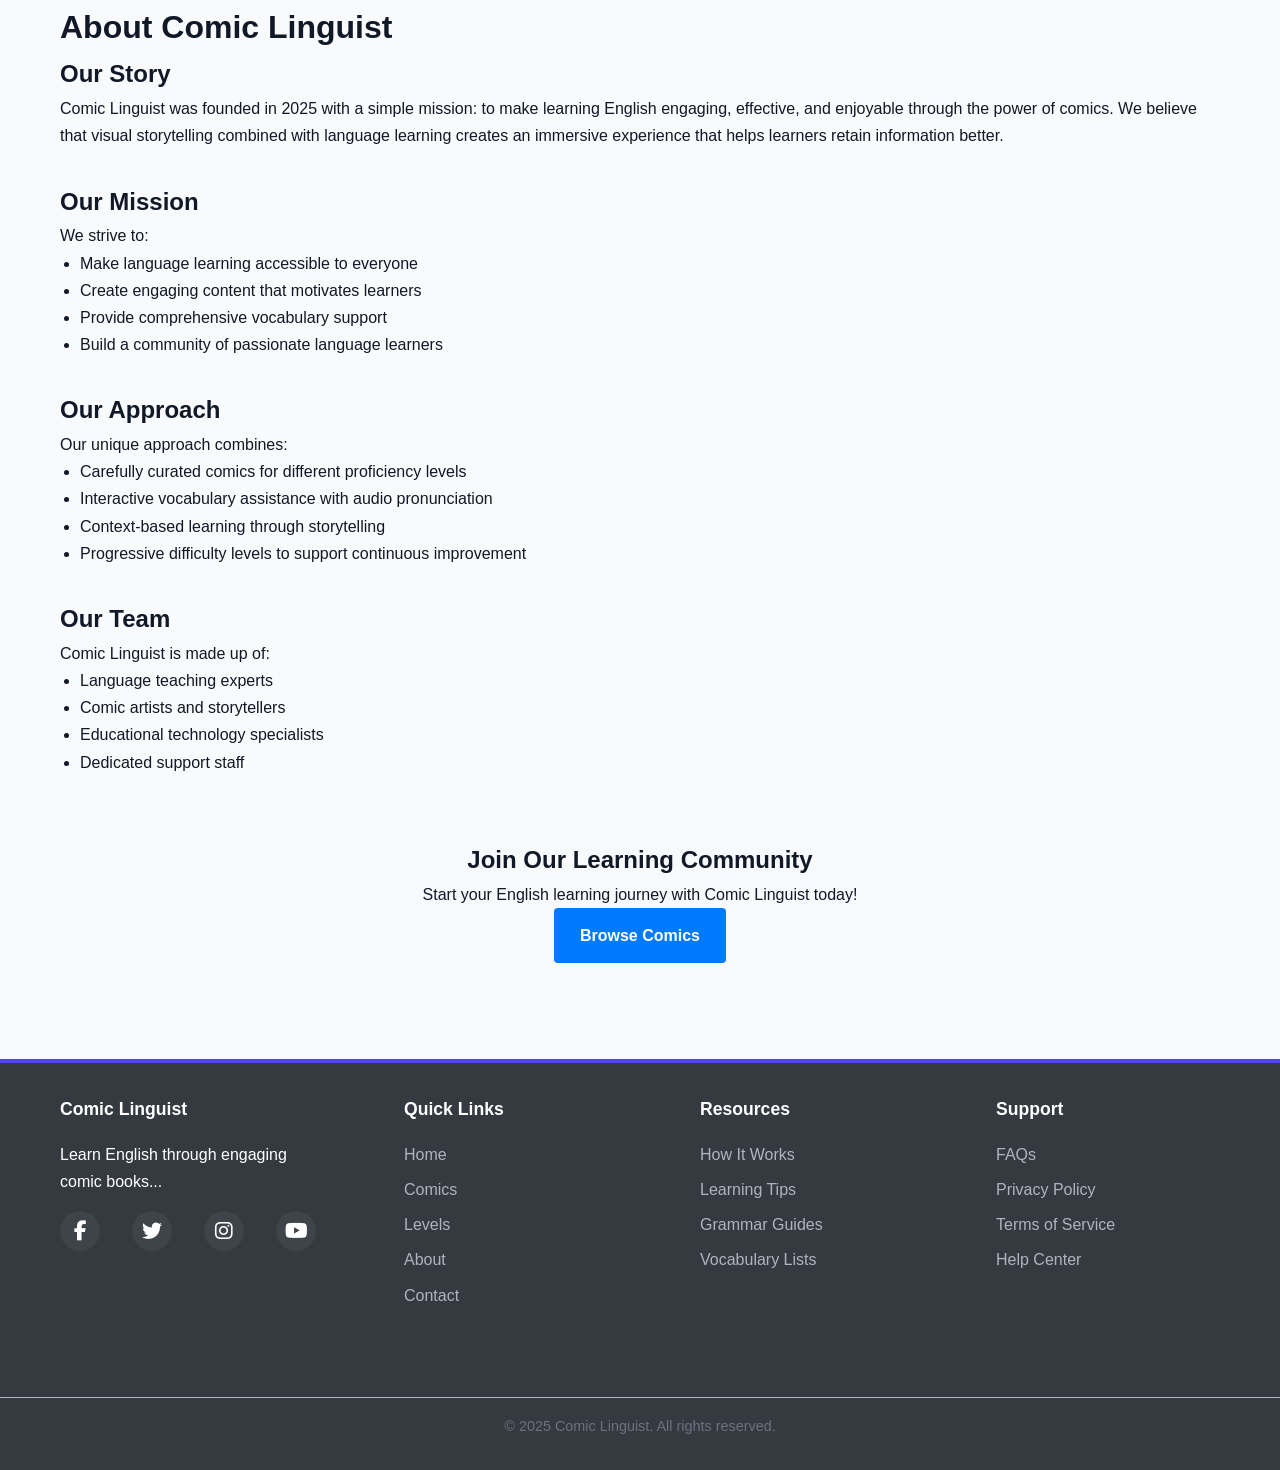
<file: pages/about.html>
<!DOCTYPE html>
<html lang="en">

<head>
    <meta charset="UTF-8">
    <meta name="viewport" content="width=device-width, initial-scale=1.0">
    <title>About Us - Comic Linguist</title>
    <link rel="stylesheet" href="https://cdnjs.cloudflare.com/ajax/libs/font-awesome/6.4.0/css/all.min.css">
    <link rel="stylesheet" href="../style.css">
    <style>
        /* Responsive Styles */
        body {
            font-family: Arial, sans-serif;
            margin: 0;
            padding: 0;
            box-sizing: border-box;
        }

        .container {
            max-width: 1200px;
            margin: 0 auto;
            padding: 0 20px;
        }

        /* Header Styles */
        header {
            background-color: #f8f9fa;
            padding: 1rem 0;
            border-bottom: 1px solid #dee2e6;
        }

        .header-container {
            display: flex;
            justify-content: space-between;
            align-items: center;
        }

        .logo {
            display: flex;
            align-items: center;
            color: #007bff;
            text-decoration: none;
            font-size: 1.5rem;
        }

        .logo i {
            margin-right: 0.5rem;
        }

        nav ul {
            list-style: none;
            padding: 0;
            margin: 0;
            display: flex;
        }

        nav ul li {
            margin-left: 1rem;
        }

        nav ul li a {
            text-decoration: none;
            color: #343a40;
            padding: 0.5rem 1rem;
            border-radius: 0.25rem;
            transition: background-color 0.3s ease;
        }

        nav ul li a:hover,
        nav ul li a.active {
            background-color: #007bff;
            color: white;
        }

        .nav-actions {
            display: flex;
            align-items: center;
        }

        .search-bar {
            display: flex;
            align-items: center;
            border: 1px solid #ced4da;
            border-radius: 0.25rem;
            padding: 0.25rem 0.5rem;
            margin-right: 1rem;
        }

        .search-bar i {
            margin-right: 0.5rem;
            color: #6c757d;
        }

        .search-bar input {
            border: none;
            outline: none;
            font-size: 1rem;
        }

        .theme-toggle {
            background: none;
            border: none;
            color: #343a40;
            font-size: 1.25rem;
            cursor: pointer;
        }

        /* Mobile Menu */
        .mobile-menu-btn {
            background: none;
            border: none;
            color: #343a40;
            font-size: 1.5rem;
            cursor: pointer;
            display: none;
        }

        /* Main Content Styles */
        main {
            padding: 2rem 0;
        }

        .page-content {
            margin-bottom: 2rem;
        }

        .feature-section {
            margin-bottom: 2rem;
        }

        .feature-content {
            display: flex;
            gap: 1rem;
        }

        .feature-text {
            flex: 1;
        }

        .feature-text ul {
            padding-left: 20px;
        }

        .cta-section {
            text-align: center;
            padding: 2rem;
            background-color: #f8f9fa;
            border-radius: 0.25rem;
        }

        .btn {
            display: inline-block;
            padding: 0.75rem 1.5rem;
            text-decoration: none;
            border-radius: 0.25rem;
            transition: background-color 0.3s ease;
        }

        .btn-primary {
            background-color: #007bff;
            color: white;
        }

        .btn-primary:hover {
            background-color: #0056b3;
        }

        /* Footer Styles */
        footer {
            background-color: #343a40;
            color: white;
            padding: 2rem 0;
        }

        .footer-container {
            display: flex;
            flex-wrap: wrap;
            justify-content: space-between;
        }

        .footer-col {
            flex: 1;
            margin-right: 2rem;
            margin-bottom: 2rem;
        }

        .footer-col:last-child {
            margin-right: 0;
        }

        .footer-col h3 {
            margin-bottom: 1rem;
        }

        .footer-col ul {
            list-style: none;
            padding: 0;
            margin: 0;
        }

        .footer-col ul li {
            margin-bottom: 0.5rem;
        }

        .footer-col ul li a {
            color: #adb5bd;
            text-decoration: none;
            transition: color 0.3s ease;
        }

        .footer-col ul li a:hover {
            color: white;
        }

        .social-links a {
            color: white;
            margin-right: 1rem;
            font-size: 1.25rem;
        }

        .copyright {
            text-align: center;
            padding-top: 1rem;
            border-top: 1px solid #adb5bd;
        }

        /* Media Queries */
        @media (max-width: 768px) {
            .header-container {
                flex-direction: column;
                align-items: flex-start;
            }

            nav ul {
                margin-top: 1rem;
                flex-direction: column;
            }

            nav ul li {
                margin-left: 0;
                margin-bottom: 0.5rem;
            }

            .nav-actions {
                margin-top: 1rem;
            }

            .mobile-menu-btn {
                display: block;
            }

            .feature-content {
                flex-direction: column;
            }

            .footer-container {
                flex-direction: column;
            }

            .footer-col {
                margin-right: 0;
            }
        }
    </style>
</head>

<body>


    <main class="container page-content">
        <h1>About Comic Linguist</h1>

        <section class="feature-section">
            <h2>Our Story</h2>
            <div class="feature-content">
                <div class="feature-text">
                    <p>Comic Linguist was founded in 2025 with a simple mission: to make learning English engaging,
                        effective, and enjoyable through the power of comics. We believe that visual storytelling
                        combined with language learning creates an immersive experience that helps learners retain
                        information better.</p>
                </div>
            </div>
        </section>

        <section class="feature-section">
            <h2>Our Mission</h2>
            <div class="feature-content">
                <div class="feature-text">
                    <p>We strive to:</p>
                    <ul>
                        <li>Make language learning accessible to everyone</li>
                        <li>Create engaging content that motivates learners</li>
                        <li>Provide comprehensive vocabulary support</li>
                        <li>Build a community of passionate language learners</li>
                    </ul>
                </div>
            </div>
        </section>

        <section class="feature-section">
            <h2>Our Approach</h2>
            <div class="feature-content">
                <div class="feature-text">
                    <p>Our unique approach combines:</p>
                    <ul>
                        <li>Carefully curated comics for different proficiency levels</li>
                        <li>Interactive vocabulary assistance with audio pronunciation</li>
                        <li>Context-based learning through storytelling</li>
                        <li>Progressive difficulty levels to support continuous improvement</li>
                    </ul>
                </div>
            </div>
        </section>

        <section class="feature-section">
            <h2>Our Team</h2>
            <div class="feature-content">
                <div class="feature-text">
                    <p>Comic Linguist is made up of:</p>
                    <ul>
                        <li>Language teaching experts</li>
                        <li>Comic artists and storytellers</li>
                        <li>Educational technology specialists</li>
                        <li>Dedicated support staff</li>
                    </ul>
                </div>
            </div>
        </section>

        <div class="cta-section">
            <h2>Join Our Learning Community</h2>
            <p>Start your English learning journey with Comic Linguist today!</p>
            <a href="../index.html#comics" class="btn btn-primary">Browse Comics</a>
        </div>
    </main>

    <footer>
        <div class="container footer-container">
            <div class="footer-col">
                <h3>Comic Linguist</h3>
                <p>Learn English through engaging comic books...</p>
                <div class="social-links">
                    <a href="#" aria-label="Facebook"><i class="fab fa-facebook-f"></i></a>
                    <a href="#" aria-label="Twitter"><i class="fab fa-twitter"></i></a>
                    <a href="#" aria-label="Instagram"><i class="fab fa-instagram"></i></a>
                    <a href="#" aria-label="YouTube"><i class="fab fa-youtube"></i></a>
                </div>
            </div>
            <div class="footer-col">
                <h3>Quick Links</h3>
                <ul>
                    <li><a href="../index.html">Home</a></li>
                    <li><a href="../index.html#comics">Comics</a></li>
                    <li><a href="levels.html">Levels</a></li>
                    <li><a href="about.html">About</a></li>
                    <li><a href="contact.html">Contact</a></li>
                </ul>
            </div>
            <div class="footer-col">
                <h3>Resources</h3>
                <ul>
                    <li><a href="how-it-works.html">How It Works</a></li>
                    <li><a href="learning-tips.html">Learning Tips</a></li>
                    <li><a href="grammar-guides.html">Grammar Guides</a></li>
                    <li><a href="vocabulary-lists.html">Vocabulary Lists</a></li>
                </ul>
            </div>
            <div class="footer-col">
                <h3>Support</h3>
                <ul>
                    <li><a href="faq.html">FAQs</a></li>
                    <li><a href="privacy-policy.html">Privacy Policy</a></li>
                    <li><a href="terms-of-service.html">Terms of Service</a></li>
                    <li><a href="help-center.html">Help Center</a></li>
                </ul>
            </div>
        </div>
        <div class="copyright">
            <p>© <span id="copyright-year">2025</span> Comic Linguist. All rights reserved.</p>
        </div>
    </footer>

    <script src="../script.js"></script>
</body>

</html>
</file>
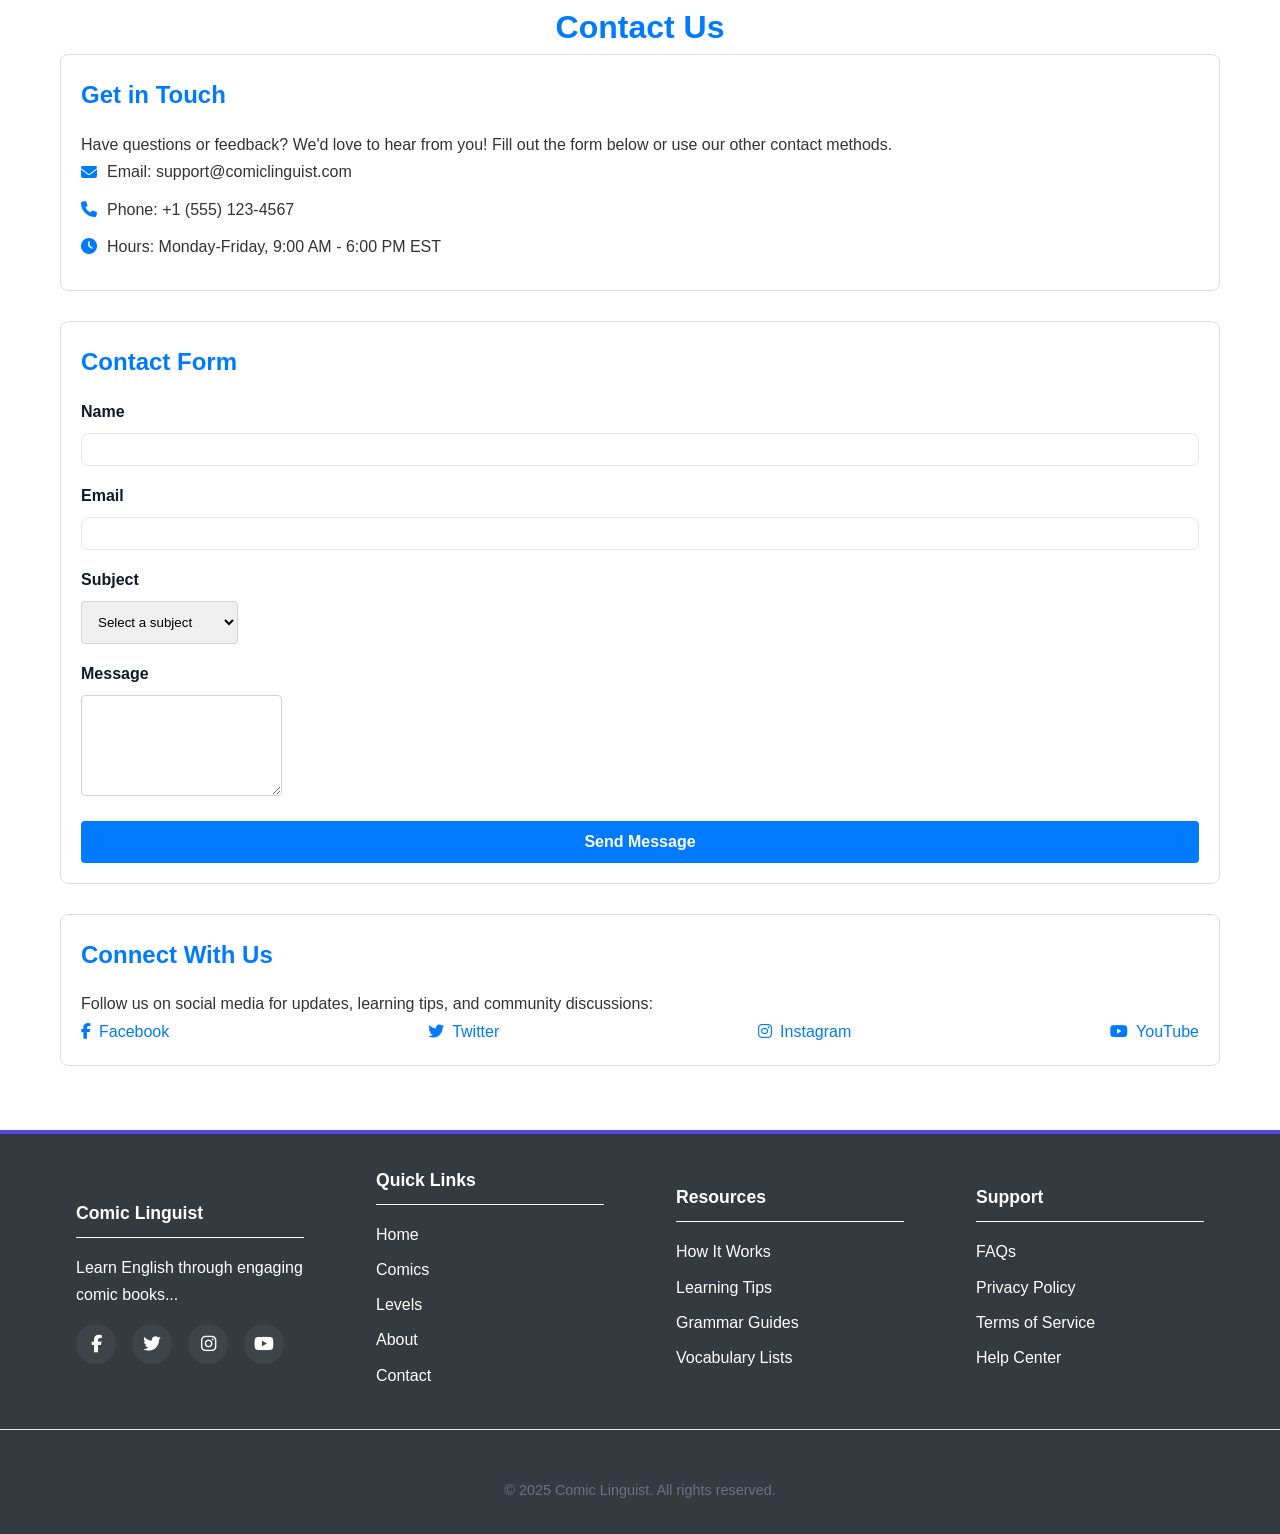
<file: pages/contact.html>
<!DOCTYPE html>
<html lang="en">

<head>
    <meta charset="UTF-8">
    <meta name="viewport" content="width=device-width, initial-scale=1.0">
    <title>Contact Us - Comic Linguist</title>
    <link rel="stylesheet" href="https://cdnjs.cloudflare.com/ajax/libs/font-awesome/6.4.0/css/all.min.css">
    <link rel="stylesheet" href="../style.css">
    <style>
        /* Responsive Styles */
        .container {
            max-width: 1200px;
            margin: 0 auto;
            padding: 0 20px;
        }

        /* Flexbox Styles */
        .header-container,
        .footer-container,
        .feature-content,
        .social-links-large,
        .contact-info {
            display: flex;
            flex-wrap: wrap;
            justify-content: space-between;
            align-items: center;
        }

        /* Navigation Bar Styles */
        header {
            background-color: #f8f9fa;
            padding: 1rem 0;
            box-shadow: 0 2px 4px rgba(0, 0, 0, 0.1);
        }

        .header-container {
            display: flex;
            justify-content: space-between;
            align-items: center;
        }

        .logo {
            font-size: 1.5rem;
            color: #007bff;
            text-decoration: none;
        }

        nav ul {
            list-style: none;
            padding: 0;
            margin: 0;
            display: flex;
        }

        nav li {
            margin-left: 1rem;
        }

        nav a {
            text-decoration: none;
            color: #333;
            transition: color 0.3s ease;
        }

        nav a:hover,
        nav a.active {
            color: #007bff;
        }

        .nav-actions {
            display: flex;
            align-items: center;
        }

        .search-bar {
            display: flex;
            align-items: center;
            margin-right: 1rem;
        }

        .search-bar input {
            padding: 0.5rem;
            border: 1px solid #ccc;
            border-radius: 4px;
        }

        .theme-toggle {
            background: none;
            border: none;
            font-size: 1.2rem;
            color: #555;
            cursor: pointer;
        }

        /* Mobile Menu Styles */
        .mobile-menu-btn {
            display: none;
            background: none;
            border: none;
            font-size: 1.5rem;
            color: #333;
            cursor: pointer;
        }

        @media (max-width: 768px) {
            .mobile-menu-btn {
                display: block;
            }

            nav {
                display: none;
                position: absolute;
                top: 100%;
                left: 0;
                width: 100%;
                background-color: #f8f9fa;
                box-shadow: 0 2px 4px rgba(0, 0, 0, 0.1);
                z-index: 10;
            }

            nav ul {
                flex-direction: column;
                align-items: flex-start;
                padding: 1rem;
            }

            nav li {
                margin: 0.5rem 0;
            }

            nav.active {
                display: block;
            }
        }

        /* Contact Form Styles */
        .contact-form {
            display: flex;
            flex-direction: column;
        }

        .form-group {
            margin-bottom: 1rem;
        }

        .form-group label {
            margin-bottom: 0.5rem;
            font-weight: bold;
        }

        .form-control {
            padding: 0.75rem;
            border: 1px solid #ced4da;
            border-radius: 0.25rem;
        }

        .btn-primary {
            background-color: #007bff;
            color: white;
            padding: 0.75rem 1.5rem;
            border: none;
            border-radius: 0.25rem;
            cursor: pointer;
        }

        /* Footer Styles */
        footer {
            background-color: #343a40;
            color: white;
            padding: 2rem 0;
        }

        .footer-container {
            justify-content: space-around;
        }

        .footer-col {
            flex: 1;
            margin: 0 1rem;
        }

        .footer-col h3 {
            border-bottom: 1px solid #fff;
            padding-bottom: 0.5rem;
            margin-bottom: 1rem;
        }

        .footer-col ul {
            list-style: none;
            padding: 0;
        }

        .footer-col li {
            margin-bottom: 0.5rem;
        }

        .footer-col a {
            color: white;
            text-decoration: none;
        }

        .copyright {
            text-align: center;
            margin-top: 2rem;
        }

        /* General Styles */
        body {
            font-family: 'Arial', sans-serif;
            margin: 0;
            padding: 0;
            background-color: #fff;
            color: #333;
        }

        main {
            padding: 20px;
        }

        h1 {
            text-align: center;
            color: #007bff;
        }

        .feature-section {
            margin-bottom: 30px;
            padding: 20px;
            border: 1px solid #ddd;
            border-radius: 8px;
        }

        .feature-section h2 {
            color: #007bff;
            margin-bottom: 15px;
        }

        .feature-content {
            display: flex;
            flex-wrap: wrap;
            gap: 20px;
        }

        .feature-text {
            flex: 1;
            min-width: 300px;
        }

        .contact-info {
            flex-direction: column;
            align-items: flex-start;
        }

        .contact-item {
            display: flex;
            align-items: center;
            margin-bottom: 10px;
        }

        .contact-item i {
            margin-right: 10px;
            color: #007bff;
        }

        .social-links-large {
            gap: 15px;
        }

        .social-link {
            display: flex;
            align-items: center;
            color: #007bff;
            text-decoration: none;
            transition: color 0.3s;
        }

        .social-link i {
            margin-right: 8px;
        }

        .social-link:hover {
            color: #0056b3;
        }

        /* Media Queries for Responsiveness */
        @media (max-width: 768px) {
            .container {
                padding: 0 10px;
            }

            .header-container,
            .footer-container,
            .feature-content {
                flex-direction: column;
                align-items: center;
            }

            .footer-col {
                margin: 1rem 0;
            }

            .social-links-large {
                flex-direction: column;
            }
        }
    </style>
</head>

<body>


    <main class="container page-content">
        <h1>Contact Us</h1>

        <div class="feature-section">
            <h2>Get in Touch</h2>
            <div class="feature-content">
                <div class="feature-text">
                    <p>Have questions or feedback? We'd love to hear from you! Fill out the form below or use our
                        other contact methods.</p>

                    <div class="contact-info">
                        <div class="contact-item">
                            <i class="fas fa-envelope"></i>
                            <span>Email: support@comiclinguist.com</span>
                        </div>
                        <div class="contact-item">
                            <i class="fas fa-phone"></i>
                            <span>Phone: +1 (555) 123-4567</span>
                        </div>
                        <div class="contact-item">
                            <i class="fas fa-clock"></i>
                            <span>Hours: Monday-Friday, 9:00 AM - 6:00 PM EST</span>
                        </div>
                    </div>
                </div>
            </div>
        </div>

        <div class="feature-section">
            <h2>Contact Form</h2>
            <form class="contact-form" id="contactForm">
                <div class="form-group">
                    <label for="name">Name</label>
                    <input type="text" id="name" name="name" class="form-control" required>
                </div>

                <div class="form-group">
                    <label for="email">Email</label>
                    <input type="email" id="email" name="email" class="form-control" required>
                </div>

                <div class="form-group">
                    <label for="subject">Subject</label>
                    <select id="subject" name="subject" class="form-control" required>
                        <option value="">Select a subject</option>
                        <option value="general">General Inquiry</option>
                        <option value="support">Technical Support</option>
                        <option value="feedback">Feedback</option>
                        <option value="business">Business Proposal</option>
                    </select>
                </div>

                <div class="form-group">
                    <label for="message">Message</label>
                    <textarea id="message" name="message" class="form-control" rows="5" required></textarea>
                </div>

                <button type="submit" class="btn btn-primary">Send Message</button>
            </form>
        </div>

        <div class="feature-section">
            <h2>Connect With Us</h2>
            <div class="feature-content">
                <div class="feature-text">
                    <p>Follow us on social media for updates, learning tips, and community discussions:</p>
                    <div class="social-links-large">
                        <a href="#" class="social-link">
                            <i class="fab fa-facebook-f"></i>
                            <span>Facebook</span>
                        </a>
                        <a href="#" class="social-link">
                            <i class="fab fa-twitter"></i>
                            <span>Twitter</span>
                        </a>
                        <a href="#" class="social-link">
                            <i class="fab fa-instagram"></i>
                            <span>Instagram</span>
                        </a>
                        <a href="#" class="social-link">
                            <i class="fab fa-youtube"></i>
                            <span>YouTube</span>
                        </a>
                    </div>
                </div>
            </div>
        </div>
    </main>

    <footer>
        <div class="container footer-container">
            <div class="footer-col">
                <h3>Comic Linguist</h3>
                <p>Learn English through engaging comic books...</p>
                <div class="social-links">
                    <a href="#" aria-label="Facebook"><i class="fab fa-facebook-f"></i></a>
                    <a href="#" aria-label="Twitter"><i class="fab fa-twitter"></i></a>
                    <a href="#" aria-label="Instagram"><i class="fab fa-instagram"></i></a>
                    <a href="#" aria-label="YouTube"><i class="fab fa-youtube"></i></a>
                </div>
            </div>
            <div class="footer-col">
                <h3>Quick Links</h3>
                <ul>
                    <li><a href="../index.html">Home</a></li>
                    <li><a href="../index.html#comics">Comics</a></li>
                    <li><a href="levels.html">Levels</a></li>
                    <li><a href="about.html">About</a></li>
                    <li><a href="contact.html">Contact</a></li>
                </ul>
            </div>
            <div class="footer-col">
                <h3>Resources</h3>
                <ul>
                    <li><a href="how-it-works.html">How It Works</a></li>
                    <li><a href="learning-tips.html">Learning Tips</a></li>
                    <li><a href="grammar-guides.html">Grammar Guides</a></li>
                    <li><a href="vocabulary-lists.html">Vocabulary Lists</a></li>
                </ul>
            </div>
            <div class="footer-col">
                <h3>Support</h3>
                <ul>
                    <li><a href="faq.html">FAQs</a></li>
                    <li><a href="privacy-policy.html">Privacy Policy</a></li>
                    <li><a href="terms-of-service.html">Terms of Service</a></li>
                    <li><a href="help-center.html">Help Center</a></li>
                </ul>
            </div>
        </div>
        <div class="copyright">
            <p>© <span id="copyright-year">2025</span> Comic Linguist. All rights reserved.</p>
        </div>
    </footer>

    <script src="../script.js"></script>
    <script>
        document.querySelector('.mobile-menu-btn').addEventListener('click', function () {
            document.querySelector('nav').classList.toggle('active');
        });

        document.getElementById('contactForm').addEventListener('submit', function (event) {
            event.preventDefault();

            const name = document.getElementById('name').value;
            const email = document.getElementById('email').value;
            const subject = document.getElementById('subject').value;
            const message = document.getElementById('message').value;

            const mailtoLink = `mailto:pritombhowmik360@gmail.com?subject=${encodeURIComponent(subject)}&body=${encodeURIComponent(`Name: ${name}\nEmail: ${email}\n\n${message}`)}`;

            window.location.href = mailtoLink;
        });
    </script>
</body>

</html>
</file>
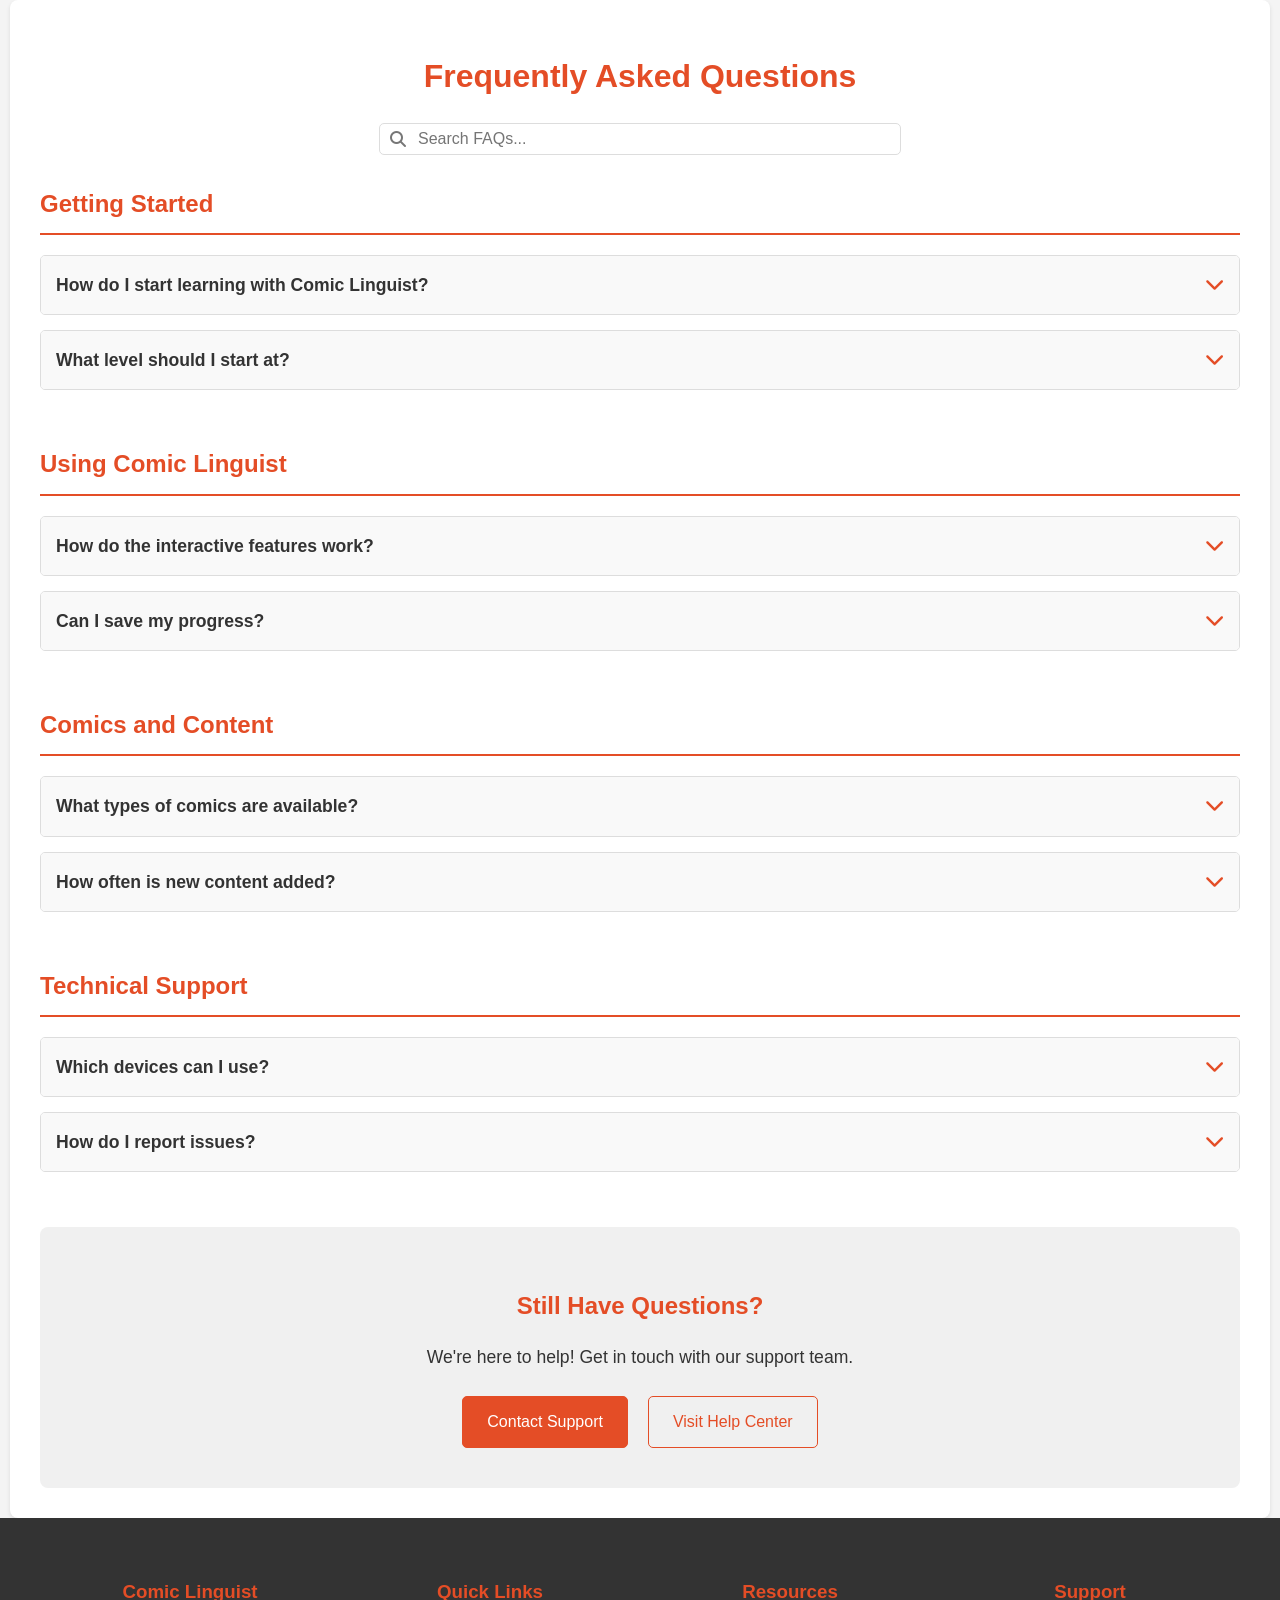
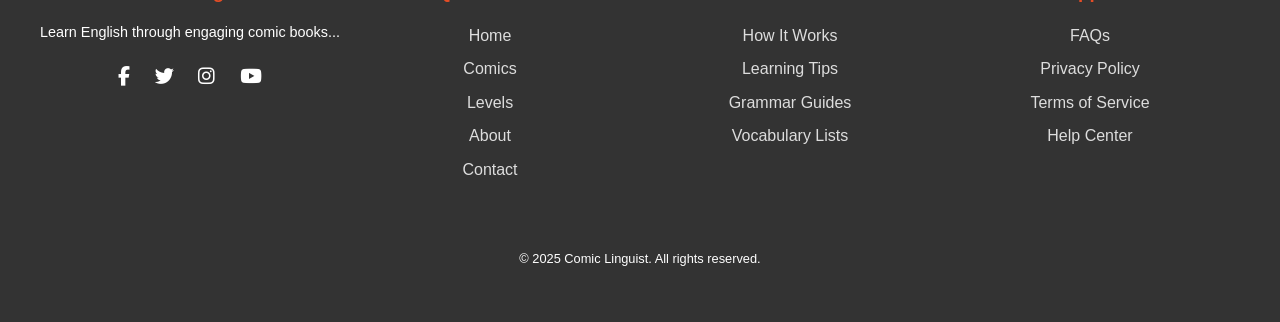
<file: pages/faq.html>
<!DOCTYPE html>
<html lang="en">
<head>
    <meta charset="UTF-8">
    <meta name="viewport" content="width=device-width, initial-scale=1.0">
    <title>FAQs - Comic Linguist</title>
    <link rel="stylesheet" href="https://cdnjs.cloudflare.com/ajax/libs/font-awesome/6.4.0/css/all.min.css">
    <style>
        /* General Styles */
        body {
            font-family: Arial, sans-serif;
            margin: 0;
            padding: 0;
            background-color: #f4f4f4;
            color: #333;
            line-height: 1.6;
        }

        .container {
            max-width: 1200px;
            margin: 0 auto;
            padding: 20px;
        }

        /* FAQ Page Content */
        .page-content {
            background-color: #fff;
            padding: 30px;
            border-radius: 8px;
            box-shadow: 0 2px 4px rgba(0, 0, 0, 0.1);
        }

        .page-content h1 {
            text-align: center;
            color: #e44d26;
            margin-bottom: 20px;
        }

        /* Search Section */
        .search-section {
            display: flex;
            justify-content: center;
            margin-bottom: 30px;
        }

        .faq-search {
            display: flex;
            align-items: center;
            border: 1px solid #ddd;
            border-radius: 5px;
            padding: 5px 10px;
            width: 70%;
            max-width: 500px;
        }

        .faq-search i {
            color: #777;
            margin-right: 10px;
        }

        .faq-search input[type="search"] {
            border: none;
            outline: none;
            flex-grow: 1;
            font-size: 1rem;
            color: #555;
        }

        /* FAQ Section */
        .faq-section {
            margin-bottom: 40px;
        }

        .faq-section h2 {
            color: #e44d26;
            border-bottom: 2px solid #e44d26;
            padding-bottom: 10px;
            margin-bottom: 20px;
        }

        .faq-list {
            display: flex;
            flex-direction: column;
        }

        .faq-item {
            border: 1px solid #ddd;
            margin-bottom: 15px;
            border-radius: 5px;
            overflow: hidden;
        }

        .faq-question {
            background-color: #f9f9f9;
            color: #333;
            padding: 15px;
            display: flex;
            justify-content: space-between;
            align-items: center;
            cursor: pointer;
            transition: background-color 0.3s ease;
        }

        .faq-question:hover {
            background-color: #eee;
        }

        .faq-question h3 {
            margin: 0;
            font-size: 1.1rem;
        }

        .toggle-answer {
            background: none;
            border: none;
            color: #e44d26;
            cursor: pointer;
            font-size: 1.2rem;
            padding: 0;
            transition: transform 0.3s ease;
        }

        .toggle-answer i {
            transform: rotate(0deg);
        }

        .toggle-answer[aria-expanded="true"] i {
            transform: rotate(180deg);
        }

        .faq-answer {
            padding: 0 15px;
            background-color: #fff;
            display: none;
        }

        .faq-answer p, .faq-answer ul, .faq-answer ol {
            margin-bottom: 15px;
        }

        .faq-answer ul, .faq-answer ol {
            padding-left: 20px;
        }

        .faq-answer ul li {
            list-style-type: disc;
        }

        .faq-answer ol li {
            list-style-type: decimal;
        }

        /* CTA Section */
        .cta-section {
            text-align: center;
            padding: 40px 20px;
            background-color: #f0f0f0;
            border-radius: 8px;
        }

        .cta-section h2 {
            color: #e44d26;
            margin-bottom: 15px;
        }

        .cta-section p {
            font-size: 1.1rem;
            margin-bottom: 25px;
        }

        .cta-buttons {
            display: flex;
            justify-content: center;
            gap: 20px;
        }

        .btn {
            display: inline-block;
            padding: 12px 24px;
            border-radius: 5px;
            text-decoration: none;
            font-size: 1rem;
            transition: background-color 0.3s ease, color 0.3s ease;
        }

        .btn-primary {
            background-color: #e44d26;
            color: #fff;
            border: 1px solid #e44d26;
        }

        .btn-primary:hover {
            background-color: #c63e1f;
            border-color: #c63e1f;
        }

        .btn-outline {
            background-color: transparent;
            border: 1px solid #e44d26;
            color: #e44d26;
        }

        .btn-outline:hover {
            background-color: #e44d26;
            color: #fff;
        }

        /* Footer Styles */
        footer {
            background-color: #333;
            color: #fff;
            padding: 40px 0;
            text-align: center;
        }

        .footer-container {
            display: flex;
            flex-wrap: wrap;
            justify-content: space-around;
            max-width: 1200px;
            margin: 0 auto;
            padding: 0 20px;
        }

        .footer-col {
            flex: 1;
            margin-bottom: 20px;
            min-width: 200px;
        }

        .footer-col h3 {
            color: #e44d26;
            margin-bottom: 15px;
        }

        .footer-col p {
            font-size: 0.9rem;
            line-height: 1.4;
        }

        .social-links {
            margin-top: 20px;
        }

        .social-links a {
            display: inline-block;
            margin: 0 10px;
            color: #fff;
            font-size: 1.2rem;
            transition: color 0.3s ease;
        }

        .social-links a:hover {
            color: #e44d26;
        }

        .footer-col ul {
            list-style: none;
            padding: 0;
        }

        .footer-col ul li {
            margin-bottom: 8px;
        }

        .footer-col ul li a {
            color: #ddd;
            text-decoration: none;
            transition: color 0.3s ease;
        }

        .footer-col ul li a:hover {
            color: #fff;
        }

        .copyright {
            margin-top: 30px;
            font-size: 0.8rem;
        }

        /* Responsive Design */
        @media (max-width: 768px) {
            .container {
                padding: 10px;
            }

            .page-content {
                padding: 20px;
            }

            .faq-search {
                width: 90%;
            }

            .cta-buttons {
                flex-direction: column;
                align-items: center;
            }

            .btn {
                width: 100%;
                text-align: center;
            }

            .footer-container {
                flex-direction: column;
                text-align: left;
            }

            .footer-col {
                min-width: 100%;
            }
        }
    </style>
</head>
<body>
    <main class="container page-content">
        <h1>Frequently Asked Questions</h1>

        <div class="search-section">
            <div class="faq-search">
                <i class="fas fa-search"></i>
                <input type="search" placeholder="Search FAQs..." aria-label="Search FAQs">
            </div>
        </div>

        <section class="faq-section">
            <h2>Getting Started</h2>
            <div class="faq-list">
                <div class="faq-item">
                    <div class="faq-question">
                        <h3>How do I start learning with Comic Linguist?</h3>
                        <button class="toggle-answer" aria-label="Toggle answer">
                            <i class="fas fa-chevron-down"></i>
                        </button>
                    </div>
                    <div class="faq-answer">
                        <p>To get started:</p>
                        <ol>
                            <li>Take our level assessment test</li>
                            <li>Choose comics that match your level</li>
                            <li>Start reading and using our interactive tools</li>
                            <li>Track your progress and practice regularly</li>
                        </ol>
                    </div>
                </div>

                <div class="faq-item">
                    <div class="faq-question">
                        <h3>What level should I start at?</h3>
                        <button class="toggle-answer" aria-label="Toggle answer">
                            <i class="fas fa-chevron-down"></i>
                        </button>
                    </div>
                    <div class="faq-answer">
                        <p>We recommend taking our quick placement test to determine your starting level. The test evaluates your:</p>
                        <ul>
                            <li>Reading comprehension</li>
                            <li>Vocabulary knowledge</li>
                            <li>Grammar understanding</li>
                            <li>Language comfort level</li>
                        </ul>
                    </div>
                </div>
            </div>
        </section>

        <section class="faq-section">
            <h2>Using Comic Linguist</h2>
            <div class="faq-list">
                <div class="faq-item">
                    <div class="faq-question">
                        <h3>How do the interactive features work?</h3>
                        <button class="toggle-answer" aria-label="Toggle answer">
                            <i class="fas fa-chevron-down"></i>
                        </button>
                    </div>
                    <div class="faq-answer">
                        <p>Our interactive features include:</p>
                        <ul>
                            <li>Click-to-translate words</li>
                            <li>Audio pronunciation</li>
                            <li>Grammar explanations</li>
                            <li>Practice exercises</li>
                            <li>Progress tracking</li>
                        </ul>
                        <p>Simply click or tap on any word or phrase to access these features.</p>
                    </div>
                </div>

                <div class="faq-item">
                    <div class="faq-question">
                        <h3>Can I save my progress?</h3>
                        <button class="toggle-answer" aria-label="Toggle answer">
                            <i class="fas fa-chevron-down"></i>
                        </button>
                    </div>
                    <div class="faq-answer">
                        <p>Yes! Comic Linguist automatically saves your:</p>
                        <ul>
                            <li>Reading progress</li>
                            <li>Vocabulary lists</li>
                            <li>Exercise results</li>
                            <li>Achievement badges</li>
                        </ul>
                        <p>Your progress syncs across all your devices when you're logged in.</p>
                    </div>
                </div>
            </div>
        </section>

        <section class="faq-section">
            <h2>Comics and Content</h2>
            <div class="faq-list">
                <div class="faq-item">
                    <div class="faq-question">
                        <h3>What types of comics are available?</h3>
                        <button class="toggle-answer" aria-label="Toggle answer">
                            <i class="fas fa-chevron-down"></i>
                        </button>
                    </div>
                    <div class="faq-answer">
                        <p>We offer a wide variety of genres:</p>
                        <ul>
                            <li>Adventure</li>
                            <li>Superhero</li>
                            <li>Slice of Life</li>
                            <li>Mystery</li>
                            <li>Fantasy</li>
                            <li>Educational</li>
                        </ul>
                        <p>All comics are carefully selected and adapted for language learners.</p>
                    </div>
                </div>

                <div class="faq-item">
                    <div class="faq-question">
                        <h3>How often is new content added?</h3>
                        <button class="toggle-answer" aria-label="Toggle answer">
                            <i class="fas fa-chevron-down"></i>
                        </button>
                    </div>
                    <div class="faq-answer">
                        <p>We regularly update our content:</p>
                        <ul>
                            <li>New comics added weekly</li>
                            <li>Monthly vocabulary updates</li>
                            <li>Regular grammar lessons</li>
                            <li>New practice exercises</li>
                        </ul>
                    </div>
                </div>
            </div>
        </section>

        <section class="faq-section">
            <h2>Technical Support</h2>
            <div class="faq-list">
                <div class="faq-item">
                    <div class="faq-question">
                        <h3>Which devices can I use?</h3>
                        <button class="toggle-answer" aria-label="Toggle answer">
                            <i class="fas fa-chevron-down"></i>
                        </button>
                    </div>
                    <div class="faq-answer">
                        <p>Comic Linguist works on:</p>
                        <ul>
                            <li>Desktop computers</li>
                            <li>Laptops</li>
                            <li>Tablets</li>
                            <li>Smartphones</li>
                        </ul>
                        <p>Our responsive design ensures a great experience on any device.</p>
                    </div>
                </div>

                <div class="faq-item">
                    <div class="faq-question">
                        <h3>How do I report issues?</h3>
                        <button class="toggle-answer" aria-label="Toggle answer">
                            <i class="fas fa-chevron-down"></i>
                        </button>
                    </div>
                    <div class="faq-answer">
                        <p>To report issues:</p>
                        <ol>
                            <li>Visit our Help Center</li>
                            <li>Use the contact form</li>
                            <li>Email support@comiclinguist.com</li>
                            <li>Use in-app reporting tools</li>
                        </ol>
                        <p>Our support team typically responds within 24 hours.</p>
                    </div>
                </div>
            </div>
        </section>

        <div class="cta-section">
            <h2>Still Have Questions?</h2>
            <p>We're here to help! Get in touch with our support team.</p>
            <div class="cta-buttons">
                <a href="contact.html" class="btn btn-primary">Contact Support</a>
                <a href="help-center.html" class="btn btn-outline">Visit Help Center</a>
            </div>
        </div>
    </main>

    <footer>
        <div class="container footer-container">
            <div class="footer-col">
                <h3>Comic Linguist</h3>
                <p>Learn English through engaging comic books...</p>
                <div class="social-links">
                    <a href="#" aria-label="Facebook"><i class="fab fa-facebook-f"></i></a>
                    <a href="#" aria-label="Twitter"><i class="fab fa-twitter"></i></a>
                    <a href="#" aria-label="Instagram"><i class="fab fa-instagram"></i></a>
                    <a href="#" aria-label="YouTube"><i class="fab fa-youtube"></i></a>
                </div>
            </div>
            <div class="footer-col">
                <h3>Quick Links</h3>
                <ul>
                    <li><a href="../index.html">Home</a></li>
                    <li><a href="../index.html#comics">Comics</a></li>
                    <li><a href="levels.html">Levels</a></li>
                    <li><a href="about.html">About</a></li>
                    <li><a href="contact.html">Contact</a></li>
                </ul>
            </div>
            <div class="footer-col">
                <h3>Resources</h3>
                <ul>
                    <li><a href="how-it-works.html">How It Works</a></li>
                    <li><a href="learning-tips.html">Learning Tips</a></li>
                    <li><a href="grammar-guides.html">Grammar Guides</a></li>
                    <li><a href="vocabulary-lists.html">Vocabulary Lists</a></li>
                </ul>
            </div>
            <div class="footer-col">
                <h3>Support</h3>
                <ul>
                    <li><a href="faq.html">FAQs</a></li>
                    <li><a href="privacy-policy.html">Privacy Policy</a></li>
                    <li><a href="terms-of-service.html">Terms of Service</a></li>
                    <li><a href="help-center.html">Help Center</a></li>
                </ul>
            </div>
        </div>
        <div class="copyright">
            <p>© <span id="copyright-year">2025</span> Comic Linguist. All rights reserved.</p>
        </div>
    </footer>

    <script>
        document.addEventListener('DOMContentLoaded', function() {
            const faqItems = document.querySelectorAll('.faq-item');

            faqItems.forEach(item => {
                const question = item.querySelector('.faq-question');
                const answer = item.querySelector('.faq-answer');
                const toggleButton = item.querySelector('.toggle-answer');

                question.addEventListener('click', () => {
                    const expanded = toggleButton.getAttribute('aria-expanded') === 'true' || false;
                    toggleButton.setAttribute('aria-expanded', !expanded);
                    answer.style.display = expanded ? 'none' : 'block';
                });
            });
        });
    </script>
</body>
</html>
</file>
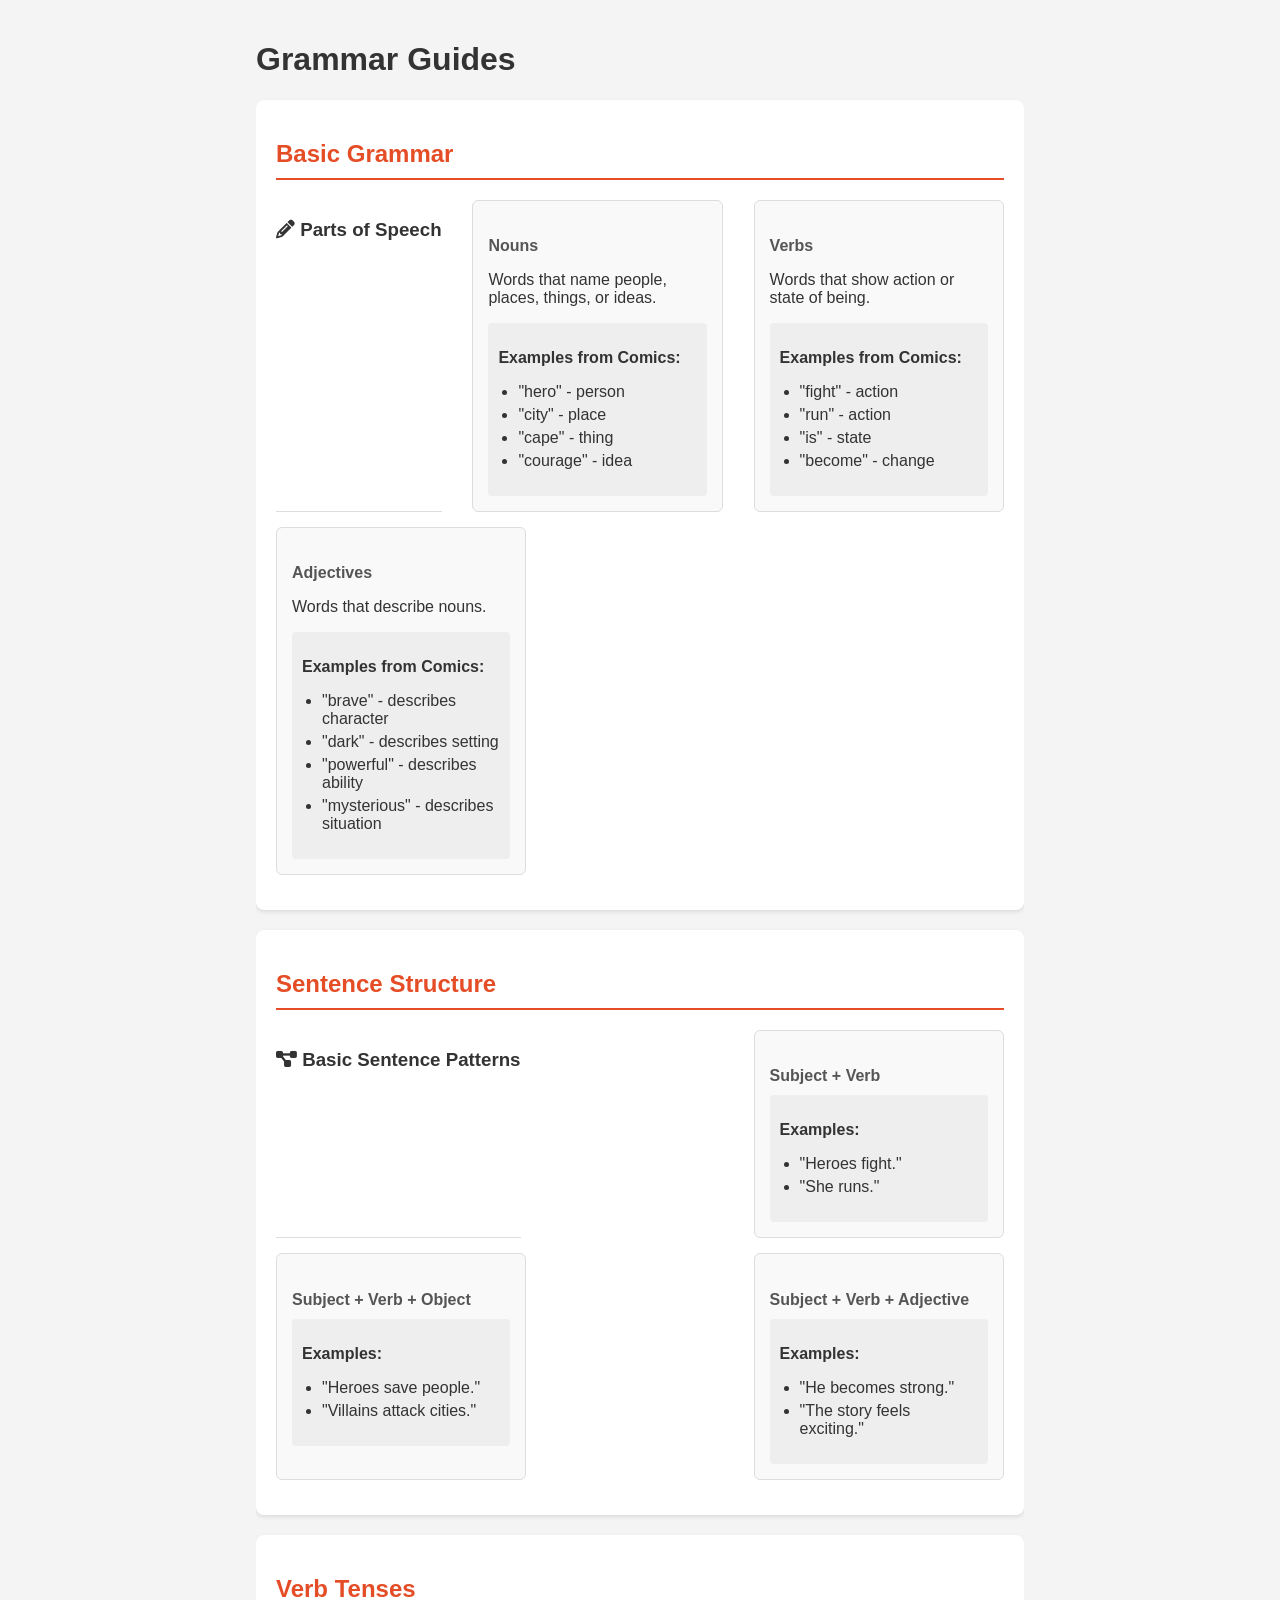
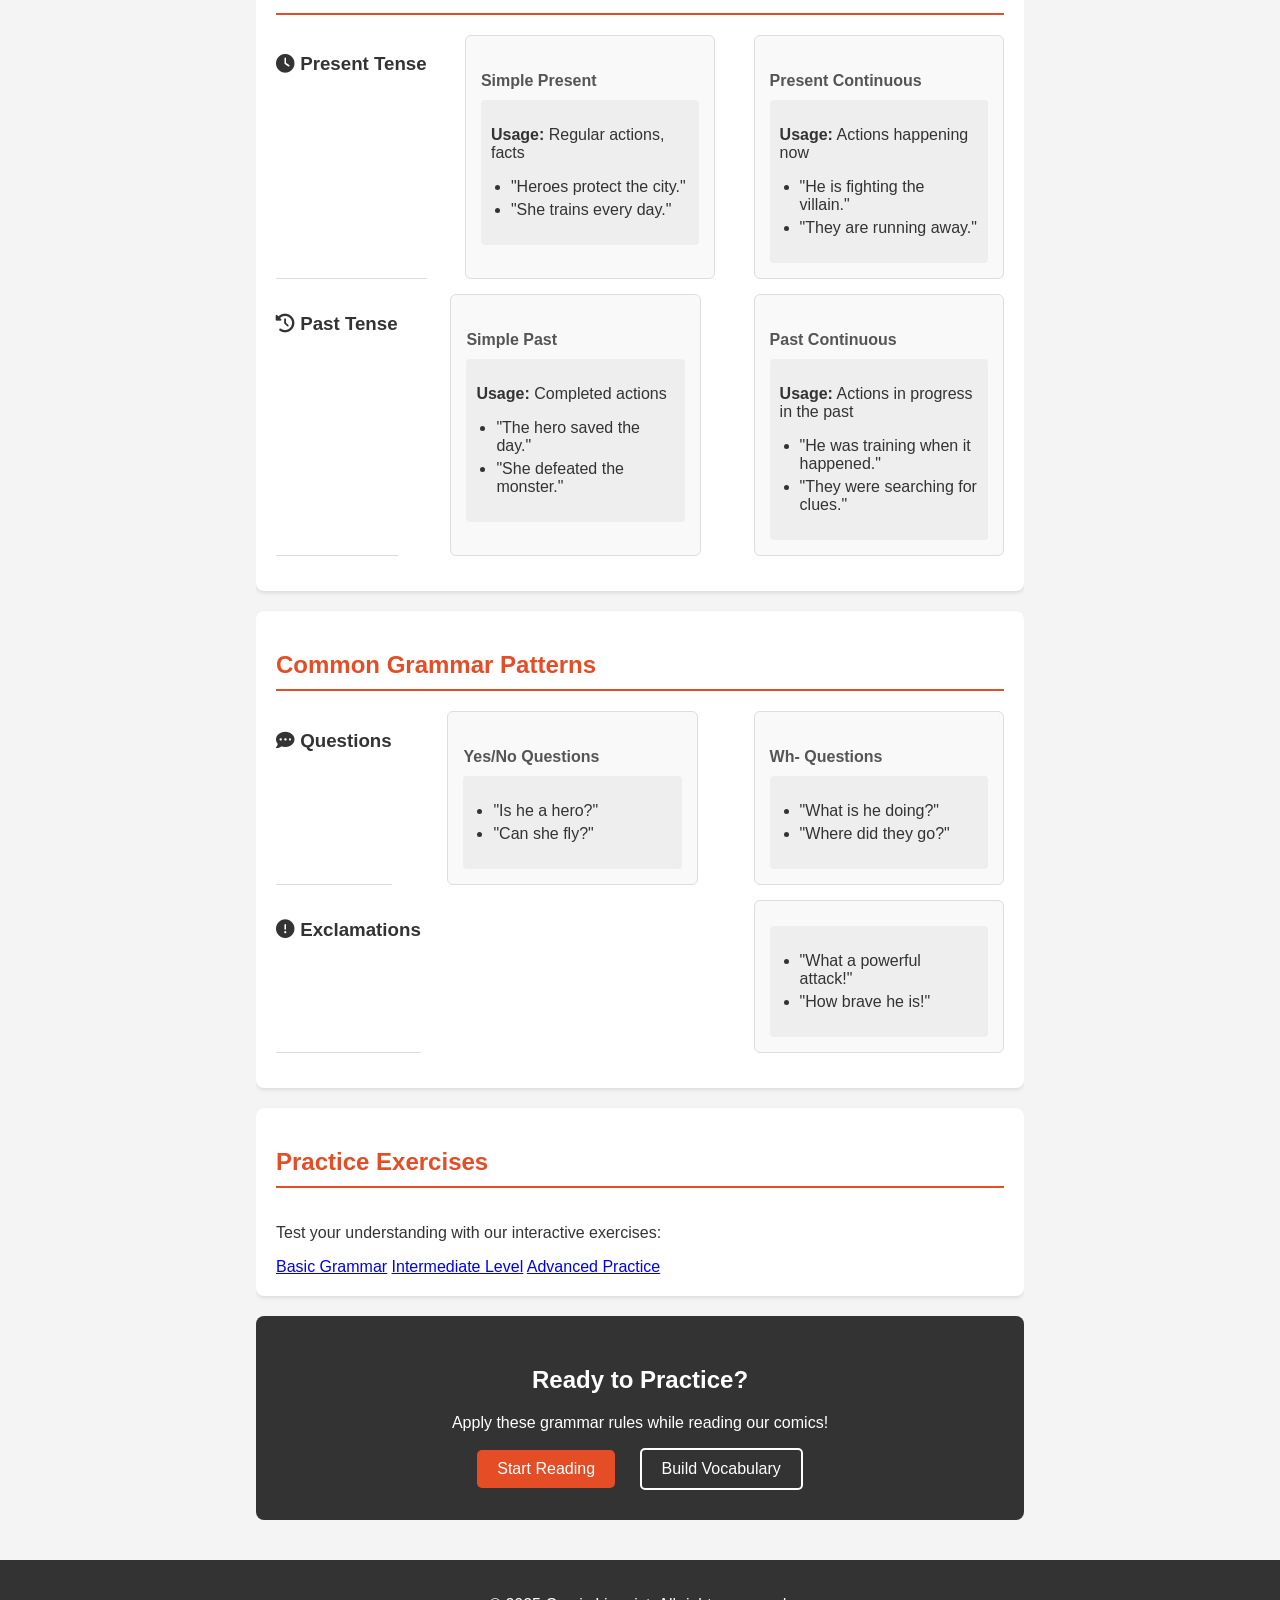
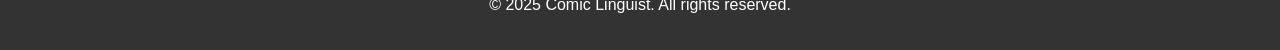
<file: pages/grammar-guides.html>
<!DOCTYPE html>
<html lang="en">
<head>
    <meta charset="UTF-8">
    <meta name="viewport" content="width=device-width, initial-scale=1.0">
    <title>Grammar Guides - Comic Linguist</title>
    <link rel="stylesheet" href="https://cdnjs.cloudflare.com/ajax/libs/font-awesome/6.4.0/css/all.min.css">
    <style>
        body {
            font-family: Arial, sans-serif;
            margin: 0;
            padding: 0;
            background-color: #f4f4f4;
            color: #333;
        }

        .container {
            width: 80%;
            margin: auto;
            overflow: hidden;
            padding: 0 20px;
        }

        .page-content {
            padding: 20px 0;
        }

        .feature-section {
            background-color: #fff;
            padding: 20px;
            margin-bottom: 20px;
            border-radius: 8px;
            box-shadow: 0 2px 4px rgba(0, 0, 0, 0.1);
        }

        .feature-section h2 {
            color: #e44d26;
            border-bottom: 2px solid #e44d26;
            padding-bottom: 10px;
            margin-bottom: 20px;
        }

        .grammar-category h3 {
            color: #333;
            border-bottom: 1px solid #ddd;
            padding-bottom: 5px;
            margin-bottom: 15px;
        }

        .grammar-box {
            margin-bottom: 20px;
            padding: 15px;
            border: 1px solid #ddd;
            border-radius: 6px;
            background-color: #f9f9f9;
        }

        .grammar-box h4 {
            color: #555;
            margin-bottom: 10px;
        }

        .example-box {
            margin-top: 10px;
            padding: 10px;
            background-color: #eee;
            border-radius: 4px;
        }

        .example-box ul {
            padding-left: 20px;
        }

        .example-box li {
            margin-bottom: 5px;
        }

        .cta-section {
            background-color: #333;
            color: #fff;
            padding: 30px 0;
            text-align: center;
            border-radius: 8px;
            margin-bottom: 20px;
        }

        .cta-section h2 {
            margin-bottom: 20px;
        }

        .cta-buttons a {
            display: inline-block;
            padding: 10px 20px;
            margin: 0 10px;
            border-radius: 5px;
            text-decoration: none;
            color: #fff;
            background-color: #e44d26;
        }

        .cta-buttons a.btn-outline {
            background-color: transparent;
            border: 2px solid #fff;
            color: #fff;
        }

        footer {
            background-color: #333;
            color: #fff;
            text-align: center;
            padding: 20px 0;
        }

        /* Flexbox for responsiveness */
        .feature-content, .grammar-category {
            display: flex;
            flex-direction: column;
        }

        /* Media queries for responsiveness */
        @media (min-width: 768px) {
            .container {
                width: 70%;
            }

            .feature-content {
                flex-direction: row;
            }

            .feature-text {
                width: 100%;
            }

            .grammar-category {
                flex-direction: row;
                flex-wrap: wrap;
                justify-content: space-between;
            }

            .grammar-box {
                width: 48%; /* Adjust for two boxes per row */
                margin-bottom: 15px;
            }
        }

        @media (min-width: 992px) {
            .container {
                width: 60%;
            }

            .grammar-box {
                width: 30%; /* Adjust for three boxes per row */
            }
        }
    </style>
</head>
<body>
    <main class="container page-content">
        <h1>Grammar Guides</h1>

        <section class="feature-section">
            <h2>Basic Grammar</h2>
            <div class="feature-content">
                <div class="feature-text">
                    <div class="grammar-category">
                        <h3><i class="fas fa-pencil-alt"></i> Parts of Speech</h3>
                        <div class="grammar-box">
                            <h4>Nouns</h4>
                            <p>Words that name people, places, things, or ideas.</p>
                            <div class="example-box">
                                <p><strong>Examples from Comics:</strong></p>
                                <ul>
                                    <li>"hero" - person</li>
                                    <li>"city" - place</li>
                                    <li>"cape" - thing</li>
                                    <li>"courage" - idea</li>
                                </ul>
                            </div>
                        </div>

                        <div class="grammar-box">
                            <h4>Verbs</h4>
                            <p>Words that show action or state of being.</p>
                            <div class="example-box">
                                <p><strong>Examples from Comics:</strong></p>
                                <ul>
                                    <li>"fight" - action</li>
                                    <li>"run" - action</li>
                                    <li>"is" - state</li>
                                    <li>"become" - change</li>
                                </ul>
                            </div>
                        </div>

                        <div class="grammar-box">
                            <h4>Adjectives</h4>
                            <p>Words that describe nouns.</p>
                            <div class="example-box">
                                <p><strong>Examples from Comics:</strong></p>
                                <ul>
                                    <li>"brave" - describes character</li>
                                    <li>"dark" - describes setting</li>
                                    <li>"powerful" - describes ability</li>
                                    <li>"mysterious" - describes situation</li>
                                </ul>
                            </div>
                        </div>
                    </div>
                </div>
            </div>
        </section>

        <section class="feature-section">
            <h2>Sentence Structure</h2>
            <div class="feature-content">
                <div class="feature-text">
                    <div class="grammar-category">
                        <h3><i class="fas fa-project-diagram"></i> Basic Sentence Patterns</h3>
                        <div class="grammar-box">
                            <h4>Subject + Verb</h4>
                            <div class="example-box">
                                <p><strong>Examples:</strong></p>
                                <ul>
                                    <li>"Heroes fight."</li>
                                    <li>"She runs."</li>
                                </ul>
                            </div>
                        </div>

                        <div class="grammar-box">
                            <h4>Subject + Verb + Object</h4>
                            <div class="example-box">
                                <p><strong>Examples:</strong></p>
                                <ul>
                                    <li>"Heroes save people."</li>
                                    <li>"Villains attack cities."</li>
                                </ul>
                            </div>
                        </div>

                        <div class="grammar-box">
                            <h4>Subject + Verb + Adjective</h4>
                            <div class="example-box">
                                <p><strong>Examples:</strong></p>
                                <ul>
                                    <li>"He becomes strong."</li>
                                    <li>"The story feels exciting."</li>
                                </ul>
                            </div>
                        </div>
                    </div>
                </div>
            </div>
        </section>

        <section class="feature-section">
            <h2>Verb Tenses</h2>
            <div class="feature-content">
                <div class="feature-text">
                    <div class="grammar-category">
                        <h3><i class="fas fa-clock"></i> Present Tense</h3>
                        <div class="grammar-box">
                            <h4>Simple Present</h4>
                            <div class="example-box">
                                <p><strong>Usage:</strong> Regular actions, facts</p>
                                <ul>
                                    <li>"Heroes protect the city."</li>
                                    <li>"She trains every day."</li>
                                </ul>
                            </div>
                        </div>

                        <div class="grammar-box">
                            <h4>Present Continuous</h4>
                            <div class="example-box">
                                <p><strong>Usage:</strong> Actions happening now</p>
                                <ul>
                                    <li>"He is fighting the villain."</li>
                                    <li>"They are running away."</li>
                                </ul>
                            </div>
                        </div>
                    </div>

                    <div class="grammar-category">
                        <h3><i class="fas fa-history"></i> Past Tense</h3>
                        <div class="grammar-box">
                            <h4>Simple Past</h4>
                            <div class="example-box">
                                <p><strong>Usage:</strong> Completed actions</p>
                                <ul>
                                    <li>"The hero saved the day."</li>
                                    <li>"She defeated the monster."</li>
                                </ul>
                            </div>
                        </div>

                        <div class="grammar-box">
                            <h4>Past Continuous</h4>
                            <div class="example-box">
                                <p><strong>Usage:</strong> Actions in progress in the past</p>
                                <ul>
                                    <li>"He was training when it happened."</li>
                                    <li>"They were searching for clues."</li>
                                </ul>
                            </div>
                        </div>
                    </div>
                </div>
            </div>
        </section>

        <section class="feature-section">
            <h2>Common Grammar Patterns</h2>
            <div class="feature-content">
                <div class="feature-text">
                    <div class="grammar-category">
                        <h3><i class="fas fa-comment-dots"></i> Questions</h3>
                        <div class="grammar-box">
                            <h4>Yes/No Questions</h4>
                            <div class="example-box">
                                <ul>
                                    <li>"Is he a hero?"</li>
                                    <li>"Can she fly?"</li>
                                </ul>
                            </div>
                        </div>

                        <div class="grammar-box">
                            <h4>Wh- Questions</h4>
                            <div class="example-box">
                                <ul>
                                    <li>"What is he doing?"</li>
                                    <li>"Where did they go?"</li>
                                </ul>
                            </div>
                        </div>
                    </div>

                    <div class="grammar-category">
                        <h3><i class="fas fa-exclamation-circle"></i> Exclamations</h3>
                        <div class="grammar-box">
                            <div class="example-box">
                                <ul>
                                    <li>"What a powerful attack!"</li>
                                    <li>"How brave he is!"</li>
                                </ul>
                            </div>
                        </div>
                    </div>
                </div>
            </div>
        </section>

        <section class="feature-section">
            <h2>Practice Exercises</h2>
            <div class="feature-content">
                <div class="feature-text">
                    <p>Test your understanding with our interactive exercises:</p>
                    <div class="exercise-links">
                        <a href="#basic" class="btn btn-outline">Basic Grammar</a>
                        <a href="#intermediate" class="btn btn-outline">Intermediate Level</a>
                        <a href="#advanced" class="btn btn-outline">Advanced Practice</a>
                    </div>
                </div>
            </div>
        </section>

        <div class="cta-section">
            <h2>Ready to Practice?</h2>
            <p>Apply these grammar rules while reading our comics!</p>
            <div class="cta-buttons">
                <a href="../index.html#comics" class="btn btn-primary">Start Reading</a>
                <a href="vocabulary-lists.html" class="btn btn-outline">Build Vocabulary</a>
            </div>
        </div>
    </main>

    <footer>
        <div class="container footer-container">
            <p>© <span id="copyright-year">2025</span> Comic Linguist. All rights reserved.</p>
        </div>
    </footer>
</body>
</html>
</file>
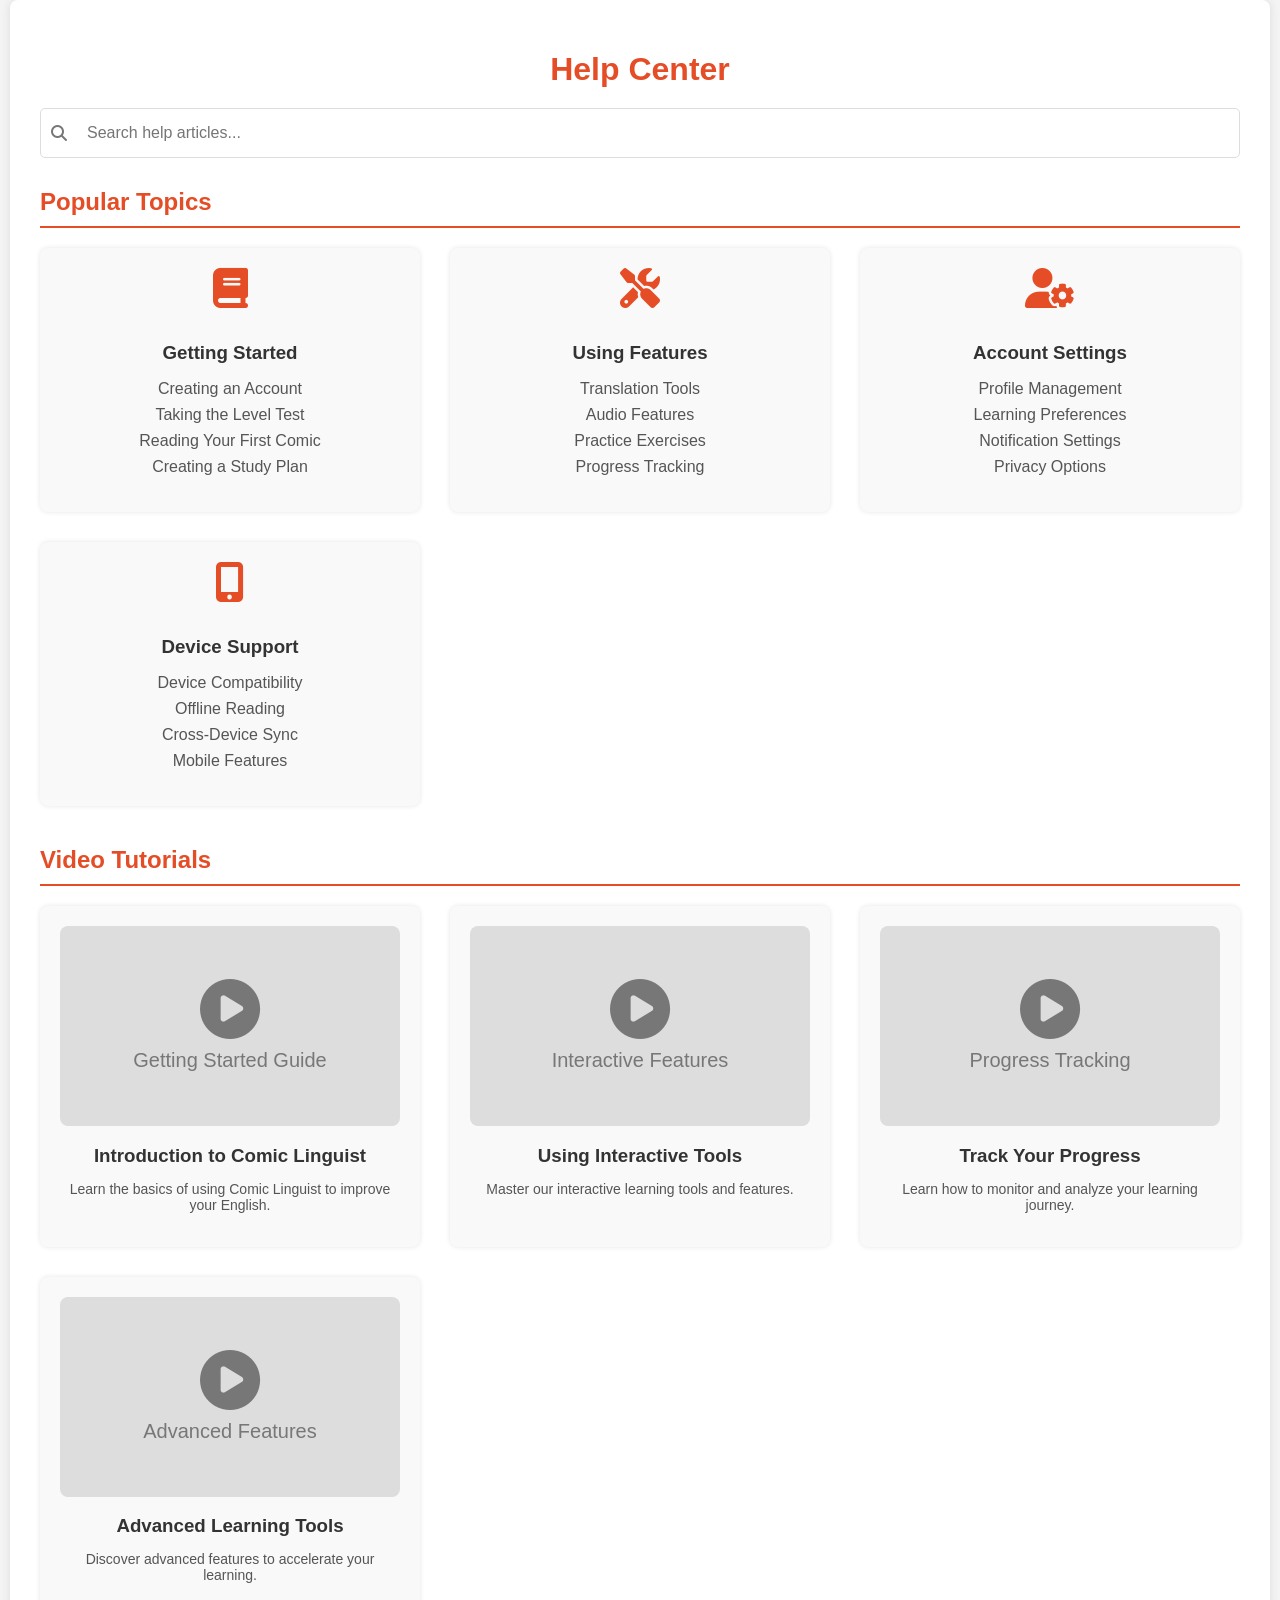
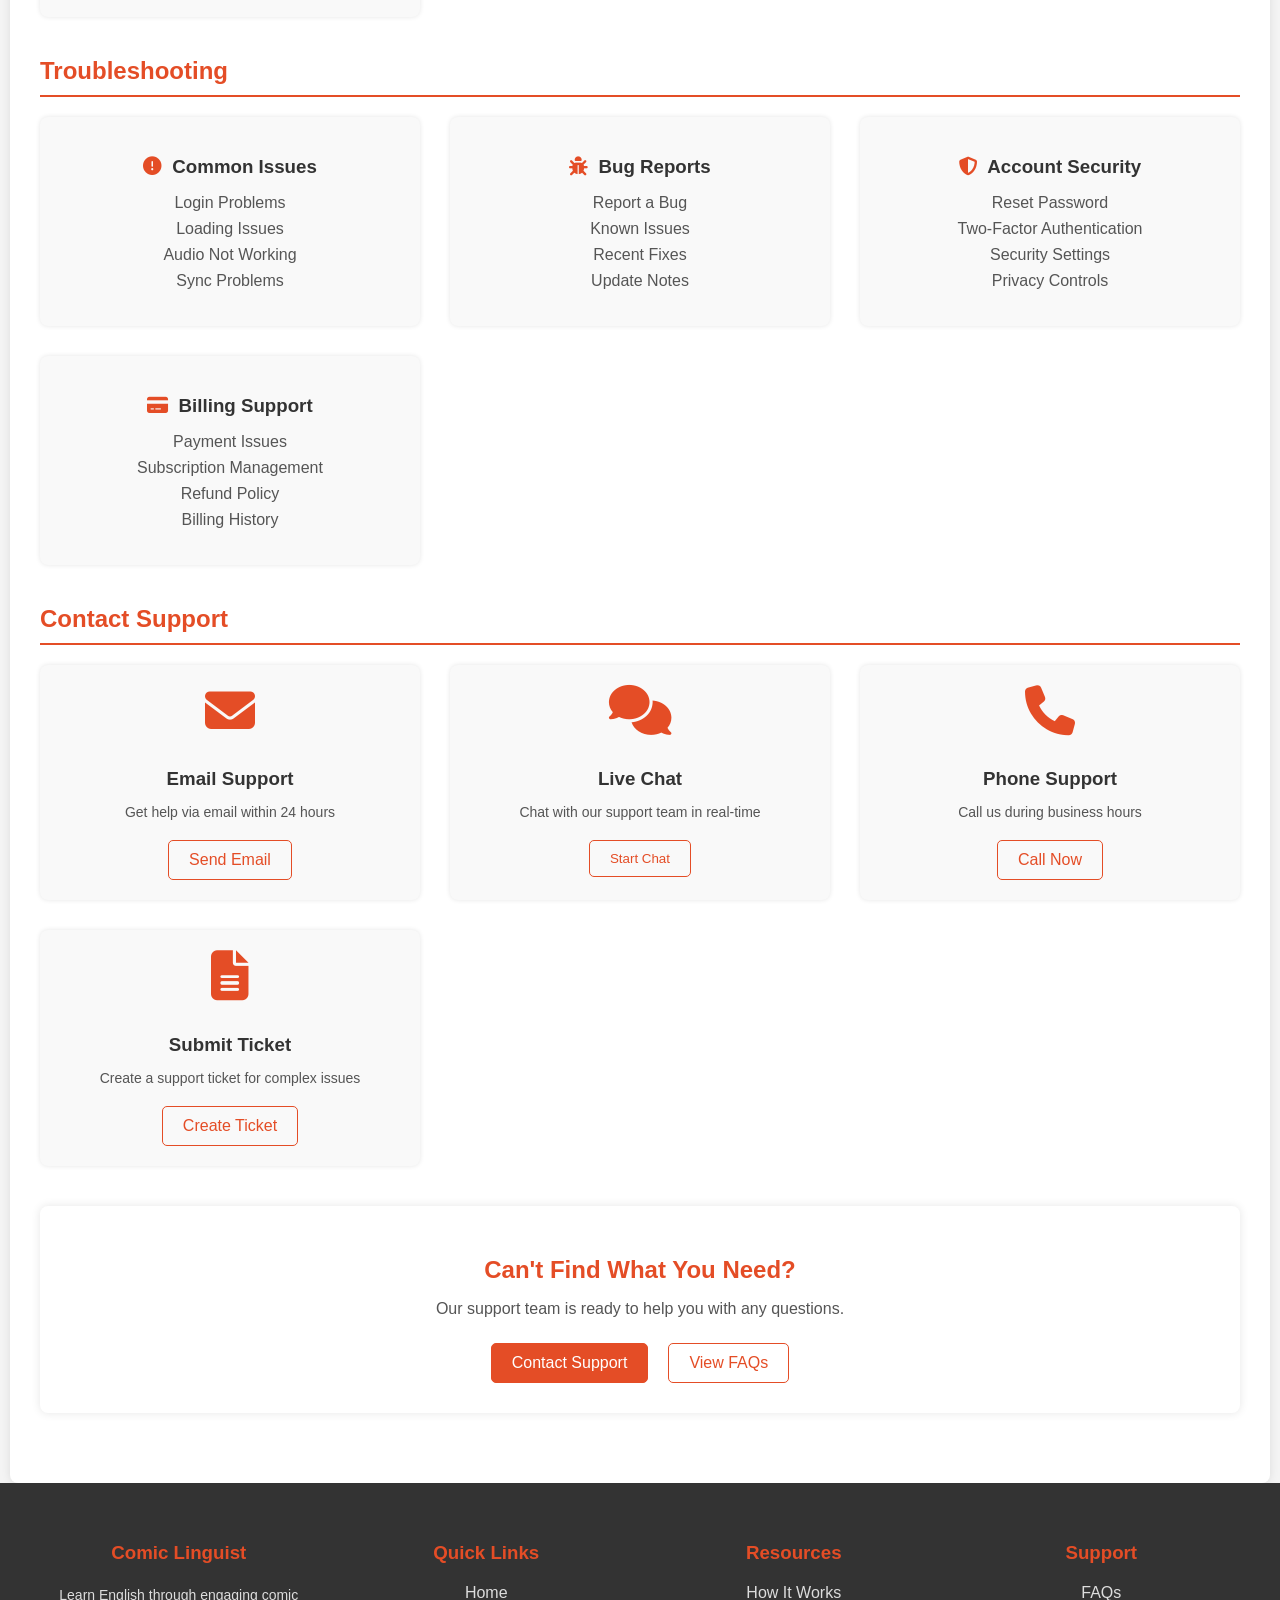
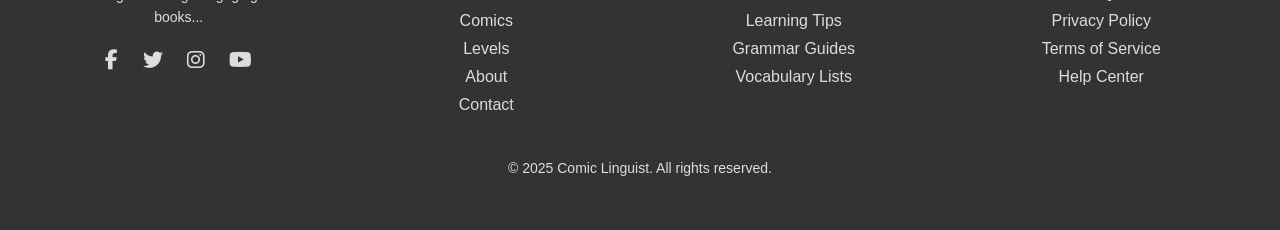
<file: pages/help-center.html>
<!DOCTYPE html>
<html lang="en">

<head>
    <meta charset="UTF-8">
    <meta name="viewport" content="width=device-width, initial-scale=1.0">
    <title>Help Center - Comic Linguist</title>
    <link rel="stylesheet" href="https://cdnjs.cloudflare.com/ajax/libs/font-awesome/6.4.0/css/all.min.css">
    <style>
        body {
            font-family: Arial, sans-serif;
            margin: 0;
            padding: 0;
            background-color: #f4f4f4;
            color: #333;
        }

        .container {
            max-width: 1200px;
            margin: 0 auto;
            padding: 20px;
        }

        /* Help Center Specific Styles */
        .page-content {
            background-color: #fff;
            padding: 30px;
            border-radius: 8px;
            box-shadow: 0 0 10px rgba(0, 0, 0, 0.1);
        }

        .page-content h1 {
            color: #e44d26;
            /* A vibrant color for emphasis */
            margin-bottom: 20px;
            text-align: center;
        }

        .search-section {
            margin-bottom: 30px;
        }

        .help-search {
            display: flex;
            align-items: center;
            border: 1px solid #ddd;
            border-radius: 5px;
            padding: 5px 10px;
        }

        .help-search i {
            margin-right: 10px;
            color: #777;
        }

        .help-search input {
            border: none;
            outline: none;
            padding: 10px;
            font-size: 16px;
            width: 100%;
        }

        .help-section {
            margin-bottom: 40px;
        }

        .help-section h2 {
            color: #e44d26;
            /* Consistent color for headings */
            border-bottom: 2px solid #e44d26;
            /* Underline with the same color */
            padding-bottom: 10px;
            margin-bottom: 20px;
        }

        .help-grid,
        .tutorial-grid,
        .troubleshoot-grid,
        .support-options {
            display: grid;
            grid-template-columns: repeat(auto-fit, minmax(300px, 1fr));
            gap: 30px;
        }

        .help-card,
        .tutorial-card,
        .troubleshoot-card,
        .support-card {
            background-color: #f9f9f9;
            padding: 20px;
            border-radius: 8px;
            box-shadow: 0 0 5px rgba(0, 0, 0, 0.1);
            text-align: center;
        }

        .help-card i {
            font-size: 40px;
            color: #e44d26;
            /* Icon color */
            margin-bottom: 15px;
        }

        .help-card h3 {
            color: #333;
            margin-bottom: 10px;
        }

        .help-card ul {
            list-style: none;
            padding: 0;
        }

        .help-card li {
            margin-bottom: 8px;
        }

        .help-card a {
            color: #555;
            text-decoration: none;
            transition: color 0.3s ease;
        }

        .help-card a:hover {
            color: #e44d26;
        }

        .tutorial-card .video-placeholder {
            background-color: #ddd;
            border-radius: 8px;
            height: 200px;
            display: flex;
            flex-direction: column;
            justify-content: center;
            align-items: center;
            color: #777;
            font-size: 20px;
            margin-bottom: 15px;
        }

        .tutorial-card .video-placeholder i {
            font-size: 60px;
            margin-bottom: 10px;
        }

        .tutorial-card h3 {
            color: #333;
            margin-bottom: 10px;
        }

        .tutorial-card p {
            color: #555;
            font-size: 14px;
        }

        .troubleshoot-card h3 {
            color: #333;
            margin-bottom: 15px;
        }

        .troubleshoot-card i {
            color: #e44d26;
            /* Icon color */
            margin-right: 5px;
        }

        .troubleshoot-card ul {
            list-style: none;
            padding: 0;
        }

        .troubleshoot-card li {
            margin-bottom: 8px;
        }

        .troubleshoot-card a {
            color: #555;
            text-decoration: none;
            transition: color 0.3s ease;
        }

        .troubleshoot-card a:hover {
            color: #e44d26;
        }

        .support-card {
            text-align: center;
        }

        .support-card i {
            font-size: 50px;
            color: #e44d26;
            /* Icon color */
            margin-bottom: 15px;
        }

        .support-card h3 {
            color: #333;
            margin-bottom: 10px;
        }

        .support-card p {
            color: #555;
            font-size: 14px;
            margin-bottom: 20px;
        }

        .btn {
            display: inline-block;
            padding: 10px 20px;
            border-radius: 5px;
            text-decoration: none;
            transition: background-color 0.3s ease, color 0.3s ease;
        }

        .btn-primary {
            background-color: #e44d26;
            color: #fff;
            border: 1px solid #e44d26;
        }

        .btn-primary:hover {
            background-color: #c63e1f;
            border-color: #c63e1f;
        }

        .btn-outline {
            background-color: transparent;
            color: #e44d26;
            border: 1px solid #e44d26;
        }

        .btn-outline:hover {
            background-color: #fff5f3;
            /* A very light tint of the primary color */
            color: #c63e1f;
            border-color: #c63e1f;
        }

        .cta-section {
            background-color: #fff;
            padding: 30px;
            border-radius: 8px;
            box-shadow: 0 0 10px rgba(0, 0, 0, 0.1);
            text-align: center;
            margin-bottom: 40px;
        }

        .cta-section h2 {
            color: #e44d26;
            /* Consistent color for headings */
            margin-bottom: 15px;
        }

        .cta-section p {
            color: #555;
            font-size: 16px;
            margin-bottom: 25px;
        }

        .cta-buttons {
            display: flex;
            justify-content: center;
            gap: 20px;
        }

        /* Footer Styles */
        footer {
            background-color: #333;
            color: #fff;
            padding: 40px 0;
            text-align: center;
        }

        .footer-container {
            display: grid;
            grid-template-columns: repeat(auto-fit, minmax(250px, 1fr));
            gap: 30px;
            max-width: 1200px;
            margin: 0 auto;
            padding: 0 20px;
        }

        .footer-col h3 {
            color: #e44d26;
            /* Consistent color for headings */
            margin-bottom: 20px;
        }

        .footer-col p {
            color: #ddd;
            font-size: 14px;
            line-height: 1.6;
        }

        .footer-col ul {
            list-style: none;
            padding: 0;
        }

        .footer-col li {
            margin-bottom: 10px;
        }

        .footer-col a {
            color: #ddd;
            text-decoration: none;
            transition: color 0.3s ease;
        }

        .footer-col a:hover {
            color: #fff;
        }

        .social-links {
            margin-top: 20px;
        }

        .social-links a {
            display: inline-block;
            margin: 0 10px;
            font-size: 20px;
            color: #ddd;
            transition: color 0.3s ease;
        }

        .social-links a:hover {
            color: #fff;
        }

        .copyright {
            margin-top: 30px;
            font-size: 14px;
            color: #ddd;
        }

        /* Responsive Design */
        @media (max-width: 768px) {
            .container {
                padding: 10px;
            }

            .page-content {
                padding: 20px;
            }

            .help-grid,
            .tutorial-grid,
            .troubleshoot-grid,
            .support-options {
                grid-template-columns: 1fr;
            }

            .cta-buttons {
                flex-direction: column;
                gap: 10px;
            }

            .footer-container {
                grid-template-columns: 1fr;
                text-align: left;
            }

            .footer-col {
                margin-bottom: 30px;
            }
        }
    </style>
</head>

<body>
    <main class="container page-content">
        <h1>Help Center</h1>

        <div class="search-section">
            <div class="help-search">
                <i class="fas fa-search"></i>
                <input type="search" placeholder="Search help articles..." aria-label="Search help articles">
            </div>
        </div>

        <section class="help-section">
            <h2>Popular Topics</h2>
            <div class="help-grid">
                <div class="help-card">
                    <i class="fas fa-book"></i>
                    <h3>Getting Started</h3>
                    <ul>
                        <li><a href="#account">Creating an Account</a></li>
                        <li><a href="#level-test">Taking the Level Test</a></li>
                        <li><a href="#first-comic">Reading Your First Comic</a></li>
                        <li><a href="#study-plan">Creating a Study Plan</a></li>
                    </ul>
                </div>

                <div class="help-card">
                    <i class="fas fa-tools"></i>
                    <h3>Using Features</h3>
                    <ul>
                        <li><a href="#translation">Translation Tools</a></li>
                        <li><a href="#pronunciation">Audio Features</a></li>
                        <li><a href="#exercises">Practice Exercises</a></li>
                        <li><a href="#progress">Progress Tracking</a></li>
                    </ul>
                </div>

                <div class="help-card">
                    <i class="fas fa-user-cog"></i>
                    <h3>Account Settings</h3>
                    <ul>
                        <li><a href="#profile">Profile Management</a></li>
                        <li><a href="#preferences">Learning Preferences</a></li>
                        <li><a href="#notifications">Notification Settings</a></li>
                        <li><a href="#privacy">Privacy Options</a></li>
                    </ul>
                </div>

                <div class="help-card">
                    <i class="fas fa-mobile-alt"></i>
                    <h3>Device Support</h3>
                    <ul>
                        <li><a href="#compatibility">Device Compatibility</a></li>
                        <li><a href="#offline">Offline Reading</a></li>
                        <li><a href="#sync">Cross-Device Sync</a></li>
                        <li><a href="#mobile">Mobile Features</a></li>
                    </ul>
                </div>
            </div>
        </section>

        <section class="help-section">
            <h2>Video Tutorials</h2>
            <div class="tutorial-grid">
                <div class="tutorial-card">
                    <div class="video-placeholder">
                        <i class="fas fa-play-circle"></i>
                        <span>Getting Started Guide</span>
                    </div>
                    <h3>Introduction to Comic Linguist</h3>
                    <p>Learn the basics of using Comic Linguist to improve your English.</p>
                </div>

                <div class="tutorial-card">
                    <div class="video-placeholder">
                        <i class="fas fa-play-circle"></i>
                        <span>Interactive Features</span>
                    </div>
                    <h3>Using Interactive Tools</h3>
                    <p>Master our interactive learning tools and features.</p>
                </div>

                <div class="tutorial-card">
                    <div class="video-placeholder">
                        <i class="fas fa-play-circle"></i>
                        <span>Progress Tracking</span>
                    </div>
                    <h3>Track Your Progress</h3>
                    <p>Learn how to monitor and analyze your learning journey.</p>
                </div>

                <div class="tutorial-card">
                    <div class="video-placeholder">
                        <i class="fas fa-play-circle"></i>
                        <span>Advanced Features</span>
                    </div>
                    <h3>Advanced Learning Tools</h3>
                    <p>Discover advanced features to accelerate your learning.</p>
                </div>
            </div>
        </section>

        <section class="help-section">
            <h2>Troubleshooting</h2>
            <div class="troubleshoot-grid">
                <div class="troubleshoot-card">
                    <h3><i class="fas fa-exclamation-circle"></i> Common Issues</h3>
                    <ul>
                        <li><a href="#login">Login Problems</a></li>
                        <li><a href="#loading">Loading Issues</a></li>
                        <li><a href="#audio">Audio Not Working</a></li>
                        <li><a href="#sync-issues">Sync Problems</a></li>
                    </ul>
                </div>

                <div class="troubleshoot-card">
                    <h3><i class="fas fa-bug"></i> Bug Reports</h3>
                    <ul>
                        <li><a href="#report">Report a Bug</a></li>
                        <li><a href="#known-issues">Known Issues</a></li>
                        <li><a href="#fixes">Recent Fixes</a></li>
                        <li><a href="#updates">Update Notes</a></li>
                    </ul>
                </div>

                <div class="troubleshoot-card">
                    <h3><i class="fas fa-shield-alt"></i> Account Security</h3>
                    <ul>
                        <li><a href="#password">Reset Password</a></li>
                        <li><a href="#2fa">Two-Factor Authentication</a></li>
                        <li><a href="#security">Security Settings</a></li>
                        <li><a href="#privacy-settings">Privacy Controls</a></li>
                    </ul>
                </div>

                <div class="troubleshoot-card">
                    <h3><i class="fas fa-credit-card"></i> Billing Support</h3>
                    <ul>
                        <li><a href="#payment">Payment Issues</a></li>
                        <li><a href="#subscription">Subscription Management</a></li>
                        <li><a href="#refund">Refund Policy</a></li>
                        <li><a href="#billing">Billing History</a></li>
                    </ul>
                </div>
            </div>
        </section>

        <section class="help-section">
            <h2>Contact Support</h2>
            <div class="support-options">
                <div class="support-card">
                    <i class="fas fa-envelope"></i>
                    <h3>Email Support</h3>
                    <p>Get help via email within 24 hours</p>
                    <a href="mailto:support@comiclinguist.com" class="btn btn-outline">Send Email</a>
                </div>

                <div class="support-card">
                    <i class="fas fa-comments"></i>
                    <h3>Live Chat</h3>
                    <p>Chat with our support team in real-time</p>
                    <button class="btn btn-outline">Start Chat</button>
                </div>

                <div class="support-card">
                    <i class="fas fa-phone"></i>
                    <h3>Phone Support</h3>
                    <p>Call us during business hours</p>
                    <a href="tel:+1234567890" class="btn btn-outline">Call Now</a>
                </div>

                <div class="support-card">
                    <i class="fas fa-file-alt"></i>
                    <h3>Submit Ticket</h3>
                    <p>Create a support ticket for complex issues</p>
                    <a href="contact.html" class="btn btn-outline">Create Ticket</a>
                </div>
            </div>
        </section>

        <div class="cta-section">
            <h2>Can't Find What You Need?</h2>
            <p>Our support team is ready to help you with any questions.</p>
            <div class="cta-buttons">
                <a href="contact.html" class="btn btn-primary">Contact Support</a>
                <a href="faq.html" class="btn btn-outline">View FAQs</a>
            </div>
        </div>
    </main>

    <footer>
        <div class="container footer-container">
            <div class="footer-col">
                <h3>Comic Linguist</h3>
                <p>Learn English through engaging comic books...</p>
                <div class="social-links">
                    <a href="#" aria-label="Facebook"><i class="fab fa-facebook-f"></i></a>
                    <a href="#" aria-label="Twitter"><i class="fab fa-twitter"></i></a>
                    <a href="#" aria-label="Instagram"><i class="fab fa-instagram"></i></a>
                    <a href="#" aria-label="YouTube"><i class="fab fa-youtube"></i></a>
                </div>
            </div>
            <div class="footer-col">
                <h3>Quick Links</h3>
                <ul>
                    <li><a href="../index.html">Home</a></li>
                    <li><a href="../index.html#comics">Comics</a></li>
                    <li><a href="levels.html">Levels</a></li>
                    <li><a href="about.html">About</a></li>
                    <li><a href="contact.html">Contact</a></li>
                </ul>
            </div>
            <div class="footer-col">
                <h3>Resources</h3>
                <ul>
                    <li><a href="how-it-works.html">How It Works</a></li>
                    <li><a href="learning-tips.html">Learning Tips</a></li>
                    <li><a href="grammar-guides.html">Grammar Guides</a></li>
                    <li><a href="vocabulary-lists.html">Vocabulary Lists</a></li>
                </ul>
            </div>
            <div class="footer-col">
                <h3>Support</h3>
                <ul>
                    <li><a href="faq.html">FAQs</a></li>
                    <li><a href="privacy-policy.html">Privacy Policy</a></li>
                    <li><a href="terms-of-service.html">Terms of Service</a></li>
                    <li><a href="help-center.html">Help Center</a></li>
                </ul>
            </div>
        </div>
        <div class="copyright">
            <p>© <span id="copyright-year">2025</span> Comic Linguist. All rights reserved.</p>
        </div>
    </footer>

    <script src="../script.js"></script>
</body>

</html>
</file>
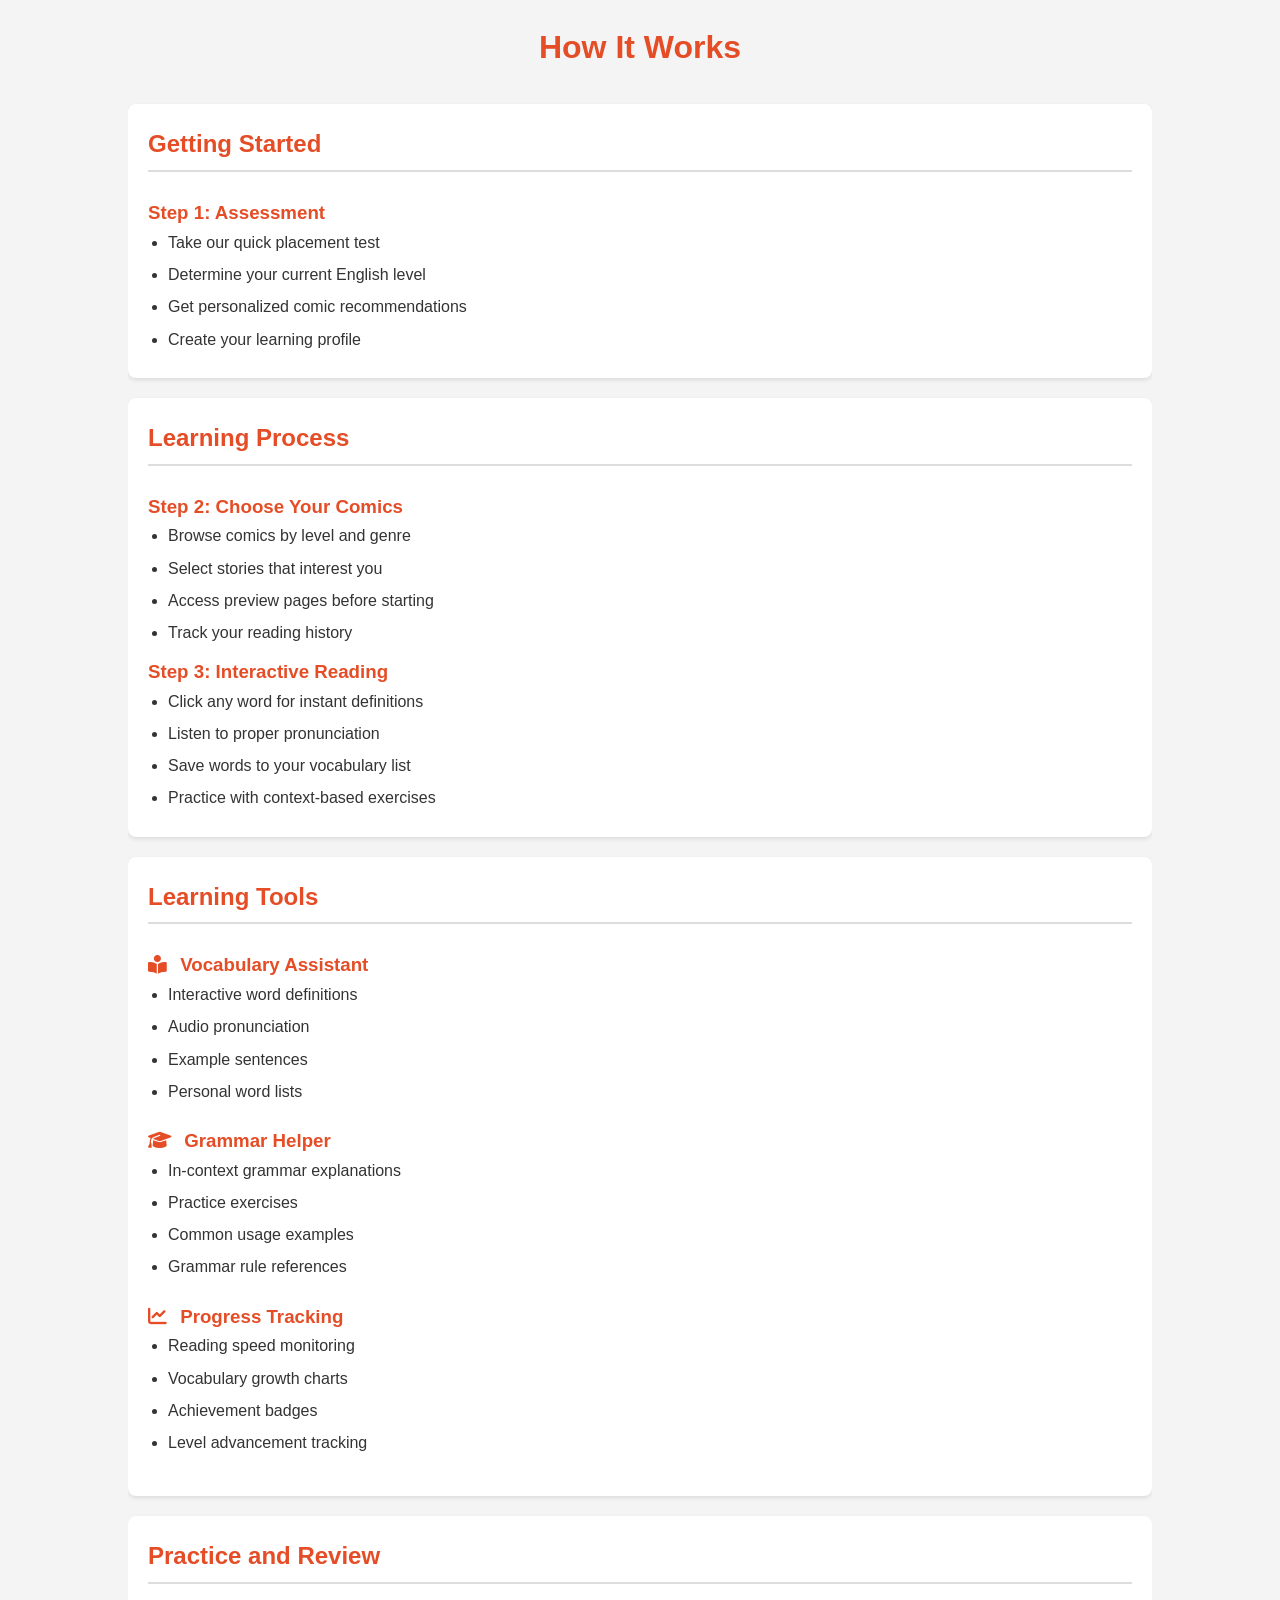
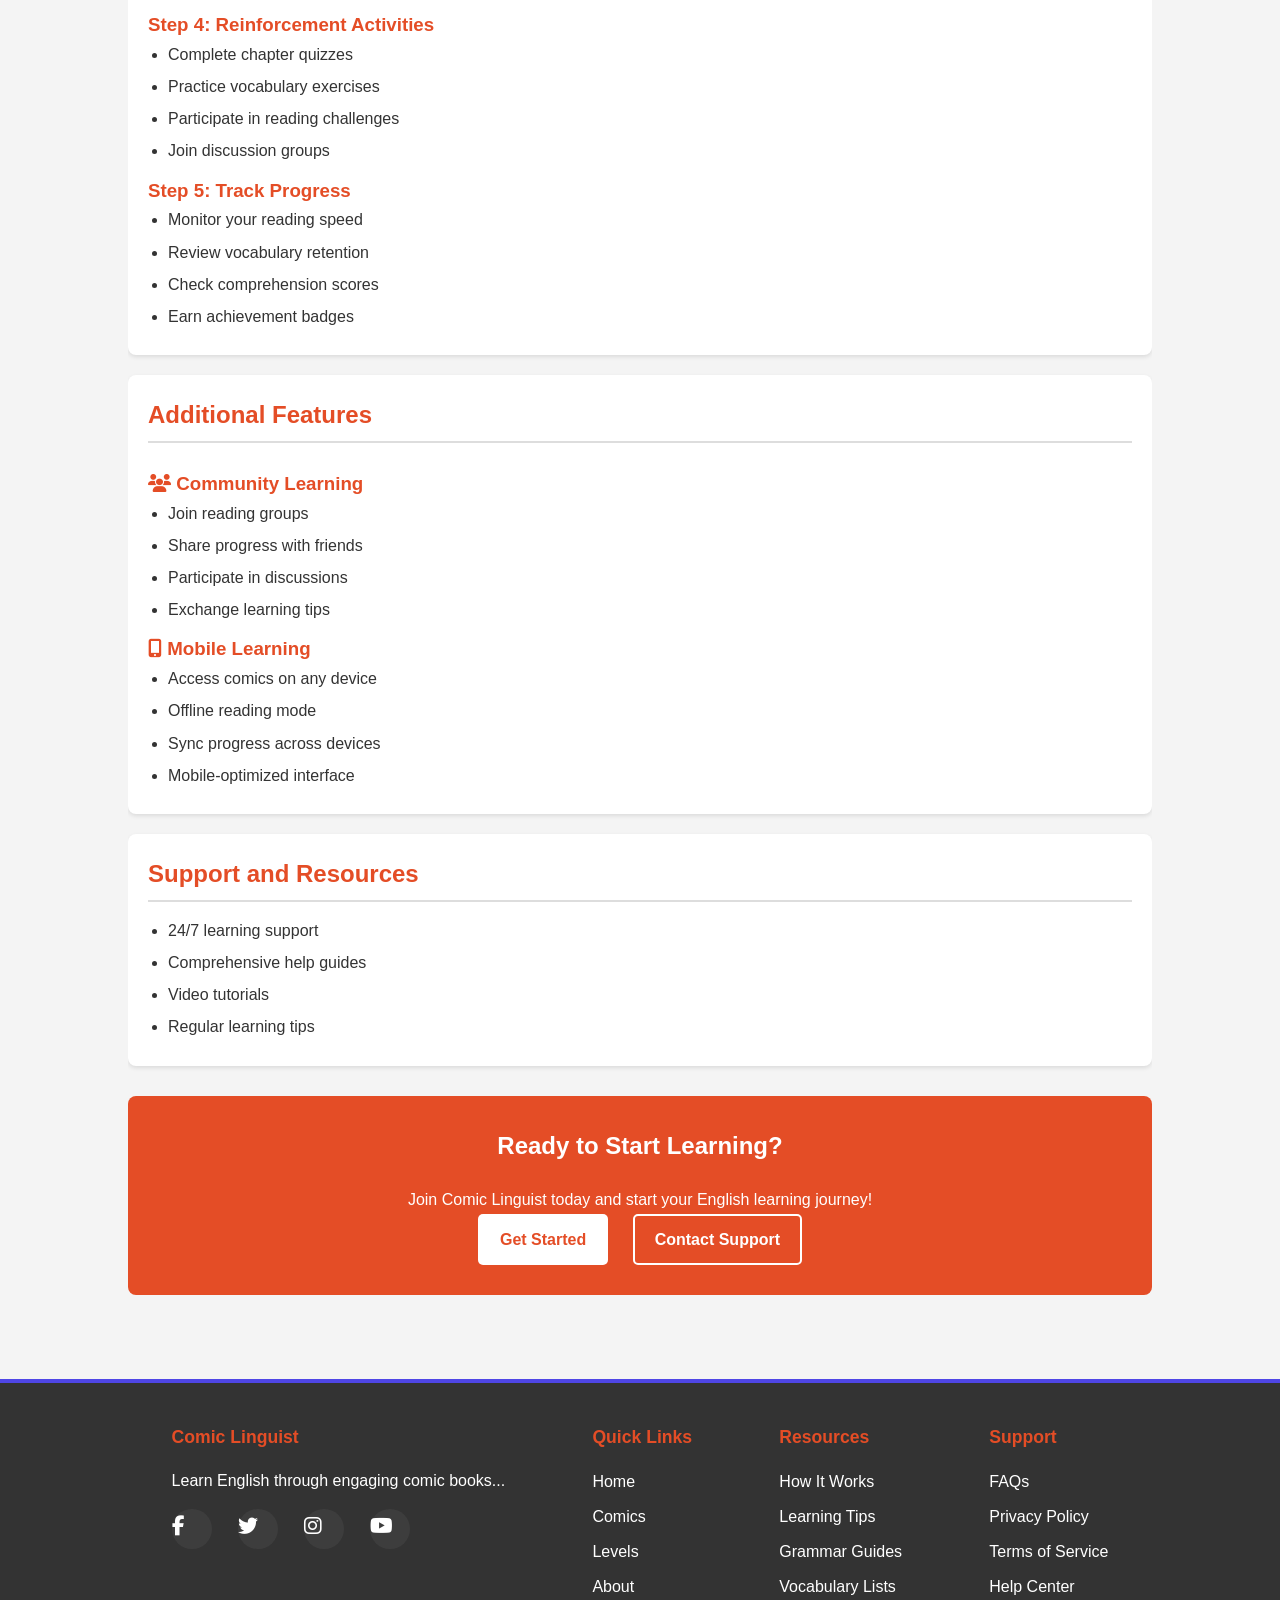
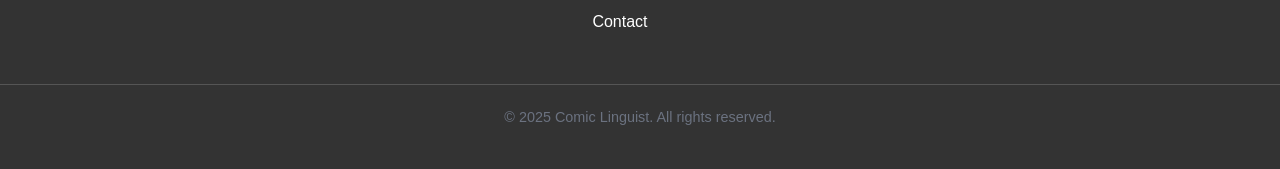
<file: pages/how-it-works.html>
<!DOCTYPE html>
<html lang="en">
<head>
    <meta charset="UTF-8">
    <meta name="viewport" content="width=device-width, initial-scale=1.0">
    <title>How It Works - Comic Linguist</title>
    <link rel="stylesheet" href="https://cdnjs.cloudflare.com/ajax/libs/font-awesome/6.4.0/css/all.min.css">
    <link rel="stylesheet" href="../style.css">
    <style>
        /* General Styles */
        body {
            font-family: Arial, sans-serif;
            margin: 0;
            padding: 0;
            background-color: #f4f4f4;
            color: #333;
        }

        .container {
            width: 80%;
            margin: auto;
            overflow: hidden;
            padding: 0 20px;
        }

        /* Main Content Styles */
        main.page-content {
            padding: 20px 0;
        }

        main.page-content h1 {
            text-align: center;
            margin-bottom: 30px;
            color: #e44d26;
        }

        /* Feature Section Styles */
        .feature-section {
            background-color: #fff;
            padding: 20px;
            margin-bottom: 20px;
            border-radius: 8px;
            box-shadow: 0 2px 4px rgba(0, 0, 0, 0.1);
        }

        .feature-section h2 {
            color: #e44d26;
            margin-bottom: 15px;
            border-bottom: 2px solid #ddd;
            padding-bottom: 5px;
        }

        .feature-content {
            display: flex;
            flex-direction: column;
        }

        .feature-text h3 {
            color: #e44d26;
            margin-top: 10px;
        }

        .feature-text ul {
            list-style: disc;
            padding-left: 20px;
        }

        .feature-text li {
            margin-bottom: 5px;
        }

        .tool-feature {
            margin-bottom: 20px;
        }

        .tool-feature h3 i {
            margin-right: 8px;
            color: #e44d26;
        }

        /* CTA Section Styles */
        .cta-section {
            text-align: center;
            padding: 30px 0;
            background-color: #e44d26;
            color: #fff;
            border-radius: 8px;
            margin-top: 30px;
        }

        .cta-section h2 {
            margin-bottom: 20px;
        }

        .cta-buttons a {
            display: inline-block;
            padding: 10px 20px;
            margin: 0 10px;
            border-radius: 5px;
            text-decoration: none;
            font-weight: bold;
            transition: background-color 0.3s ease;
        }

        .btn-primary {
            background-color: #fff;
            color: #e44d26;
        }

        .btn-outline {
            border: 2px solid #fff;
            color: #fff;
        }

        .btn-primary:hover, .btn-outline:hover {
            background-color: #333;
            color: #fff;
        }

        /* Footer Styles */
        footer {
            background-color: #333;
            color: #fff;
            padding: 40px 0;
            text-align: center;
        }

        .footer-container {
            display: flex;
            flex-wrap: wrap;
            justify-content: space-around;
        }

        .footer-col {
            margin-bottom: 20px;
            text-align: left;
        }

        .footer-col h3 {
            color: #e44d26;
            margin-bottom: 15px;
        }

        .footer-col p {
            line-height: 1.6;
        }

        .footer-col ul {
            list-style: none;
            padding: 0;
        }

        .footer-col ul li {
            margin-bottom: 8px;
        }

        .footer-col ul li a {
            color: #fff;
            text-decoration: none;
            transition: color 0.3s ease;
        }

        .footer-col ul li a:hover {
            color: #e44d26;
        }

        .social-links a {
            display: inline-block;
            margin-right: 10px;
            font-size: 20px;
            color: #fff;
            transition: color 0.3s ease;
        }

        .social-links a:hover {
            color: #e44d26;
        }

        .copyright {
            margin-top: 20px;
            padding-top: 20px;
            border-top: 1px solid #555;
        }

        /* Responsive Design */
        @media (max-width: 768px) {
            .container {
                width: 95%;
            }

            .feature-content {
                flex-direction: column;
            }

            .footer-container {
                flex-direction: column;
                align-items: center;
            }

            .footer-col {
                text-align: center;
            }
        }
    </style>
</head>
<body>
    <main class="container page-content">
        <h1>How It Works</h1>

        <section class="feature-section">
            <h2>Getting Started</h2>
            <div class="feature-content">
                <div class="feature-text">
                    <h3>Step 1: Assessment</h3>
                    <ul>
                        <li>Take our quick placement test</li>
                        <li>Determine your current English level</li>
                        <li>Get personalized comic recommendations</li>
                        <li>Create your learning profile</li>
                    </ul>
                </div>
            </div>
        </section>

        <section class="feature-section">
            <h2>Learning Process</h2>
            <div class="feature-content">
                <div class="feature-text">
                    <h3>Step 2: Choose Your Comics</h3>
                    <ul>
                        <li>Browse comics by level and genre</li>
                        <li>Select stories that interest you</li>
                        <li>Access preview pages before starting</li>
                        <li>Track your reading history</li>
                    </ul>

                    <h3>Step 3: Interactive Reading</h3>
                    <ul>
                        <li>Click any word for instant definitions</li>
                        <li>Listen to proper pronunciation</li>
                        <li>Save words to your vocabulary list</li>
                        <li>Practice with context-based exercises</li>
                    </ul>
                </div>
            </div>
        </section>

        <section class="feature-section">
            <h2>Learning Tools</h2>
            <div class="feature-content">
                <div class="feature-text">
                    <div class="tool-feature">
                        <h3><i class="fas fa-book-reader"></i> Vocabulary Assistant</h3>
                        <ul>
                            <li>Interactive word definitions</li>
                            <li>Audio pronunciation</li>
                            <li>Example sentences</li>
                            <li>Personal word lists</li>
                        </ul>
                    </div>

                    <div class="tool-feature">
                        <h3><i class="fas fa-graduation-cap"></i> Grammar Helper</h3>
                        <ul>
                            <li>In-context grammar explanations</li>
                            <li>Practice exercises</li>
                            <li>Common usage examples</li>
                            <li>Grammar rule references</li>
                        </ul>
                    </div>

                    <div class="tool-feature">
                        <h3><i class="fas fa-chart-line"></i> Progress Tracking</h3>
                        <ul>
                            <li>Reading speed monitoring</li>
                            <li>Vocabulary growth charts</li>
                            <li>Achievement badges</li>
                            <li>Level advancement tracking</li>
                        </ul>
                    </div>
                </div>
            </div>
        </section>

        <section class="feature-section">
            <h2>Practice and Review</h2>
            <div class="feature-content">
                <div class="feature-text">
                    <h3>Step 4: Reinforcement Activities</h3>
                    <ul>
                        <li>Complete chapter quizzes</li>
                        <li>Practice vocabulary exercises</li>
                        <li>Participate in reading challenges</li>
                        <li>Join discussion groups</li>
                    </ul>

                    <h3>Step 5: Track Progress</h3>
                    <ul>
                        <li>Monitor your reading speed</li>
                        <li>Review vocabulary retention</li>
                        <li>Check comprehension scores</li>
                        <li>Earn achievement badges</li>
                    </ul>
                </div>
            </div>
        </section>

        <section class="feature-section">
            <h2>Additional Features</h2>
            <div class="feature-content">
                <div class="feature-text">
                    <div class="feature-item">
                        <h3><i class="fas fa-users"></i> Community Learning</h3>
                        <ul>
                            <li>Join reading groups</li>
                            <li>Share progress with friends</li>
                            <li>Participate in discussions</li>
                            <li>Exchange learning tips</li>
                        </ul>
                    </div>

                    <div class="feature-item">
                        <h3><i class="fas fa-mobile-alt"></i> Mobile Learning</h3>
                        <ul>
                            <li>Access comics on any device</li>
                            <li>Offline reading mode</li>
                            <li>Sync progress across devices</li>
                            <li>Mobile-optimized interface</li>
                        </ul>
                    </div>
                </div>
            </div>
        </section>

        <section class="feature-section">
            <h2>Support and Resources</h2>
            <div class="feature-content">
                <div class="feature-text">
                    <ul>
                        <li>24/7 learning support</li>
                        <li>Comprehensive help guides</li>
                        <li>Video tutorials</li>
                        <li>Regular learning tips</li>
                    </ul>
                </div>
            </div>
        </section>

        <div class="cta-section">
            <h2>Ready to Start Learning?</h2>
            <p>Join Comic Linguist today and start your English learning journey!</p>
            <div class="cta-buttons">
                <a href="#signup" class="btn btn-primary">Get Started</a>
                <a href="contact.html" class="btn btn-outline">Contact Support</a>
            </div>
        </div>
    </main>

    <footer>
        <div class="container footer-container">
            <div class="footer-col">
                <h3>Comic Linguist</h3>
                <p>Learn English through engaging comic books...</p>
                <div class="social-links">
                    <a href="#" aria-label="Facebook"><i class="fab fa-facebook-f"></i></a>
                    <a href="#" aria-label="Twitter"><i class="fab fa-twitter"></i></a>
                    <a href="#" aria-label="Instagram"><i class="fab fa-instagram"></i></a>
                    <a href="#" aria-label="YouTube"><i class="fab fa-youtube"></i></a>
                </div>
            </div>
            <div class="footer-col">
                <h3>Quick Links</h3>
                <ul>
                    <li><a href="../index.html">Home</a></li>
                    <li><a href="../index.html#comics">Comics</a></li>
                    <li><a href="levels.html">Levels</a></li>
                    <li><a href="about.html">About</a></li>
                    <li><a href="contact.html">Contact</a></li>
                </ul>
            </div>
            <div class="footer-col">
                <h3>Resources</h3>
                <ul>
                    <li><a href="how-it-works.html">How It Works</a></li>
                    <li><a href="learning-tips.html">Learning Tips</a></li>
                    <li><a href="grammar-guides.html">Grammar Guides</a></li>
                    <li><a href="vocabulary-lists.html">Vocabulary Lists</a></li>
                </ul>
            </div>
            <div class="footer-col">
                <h3>Support</h3>
                <ul>
                    <li><a href="faq.html">FAQs</a></li>
                    <li><a href="privacy-policy.html">Privacy Policy</a></li>
                    <li><a href="terms-of-service.html">Terms of Service</a></li>
                    <li><a href="help-center.html">Help Center</a></li>
                </ul>
            </div>
        </div>
        <div class="copyright">
            <p>© <span id="copyright-year">2025</span> Comic Linguist. All rights reserved.</p>
        </div>
    </footer>

    <script src="../script.js"></script>
</body>
</html>
</file>
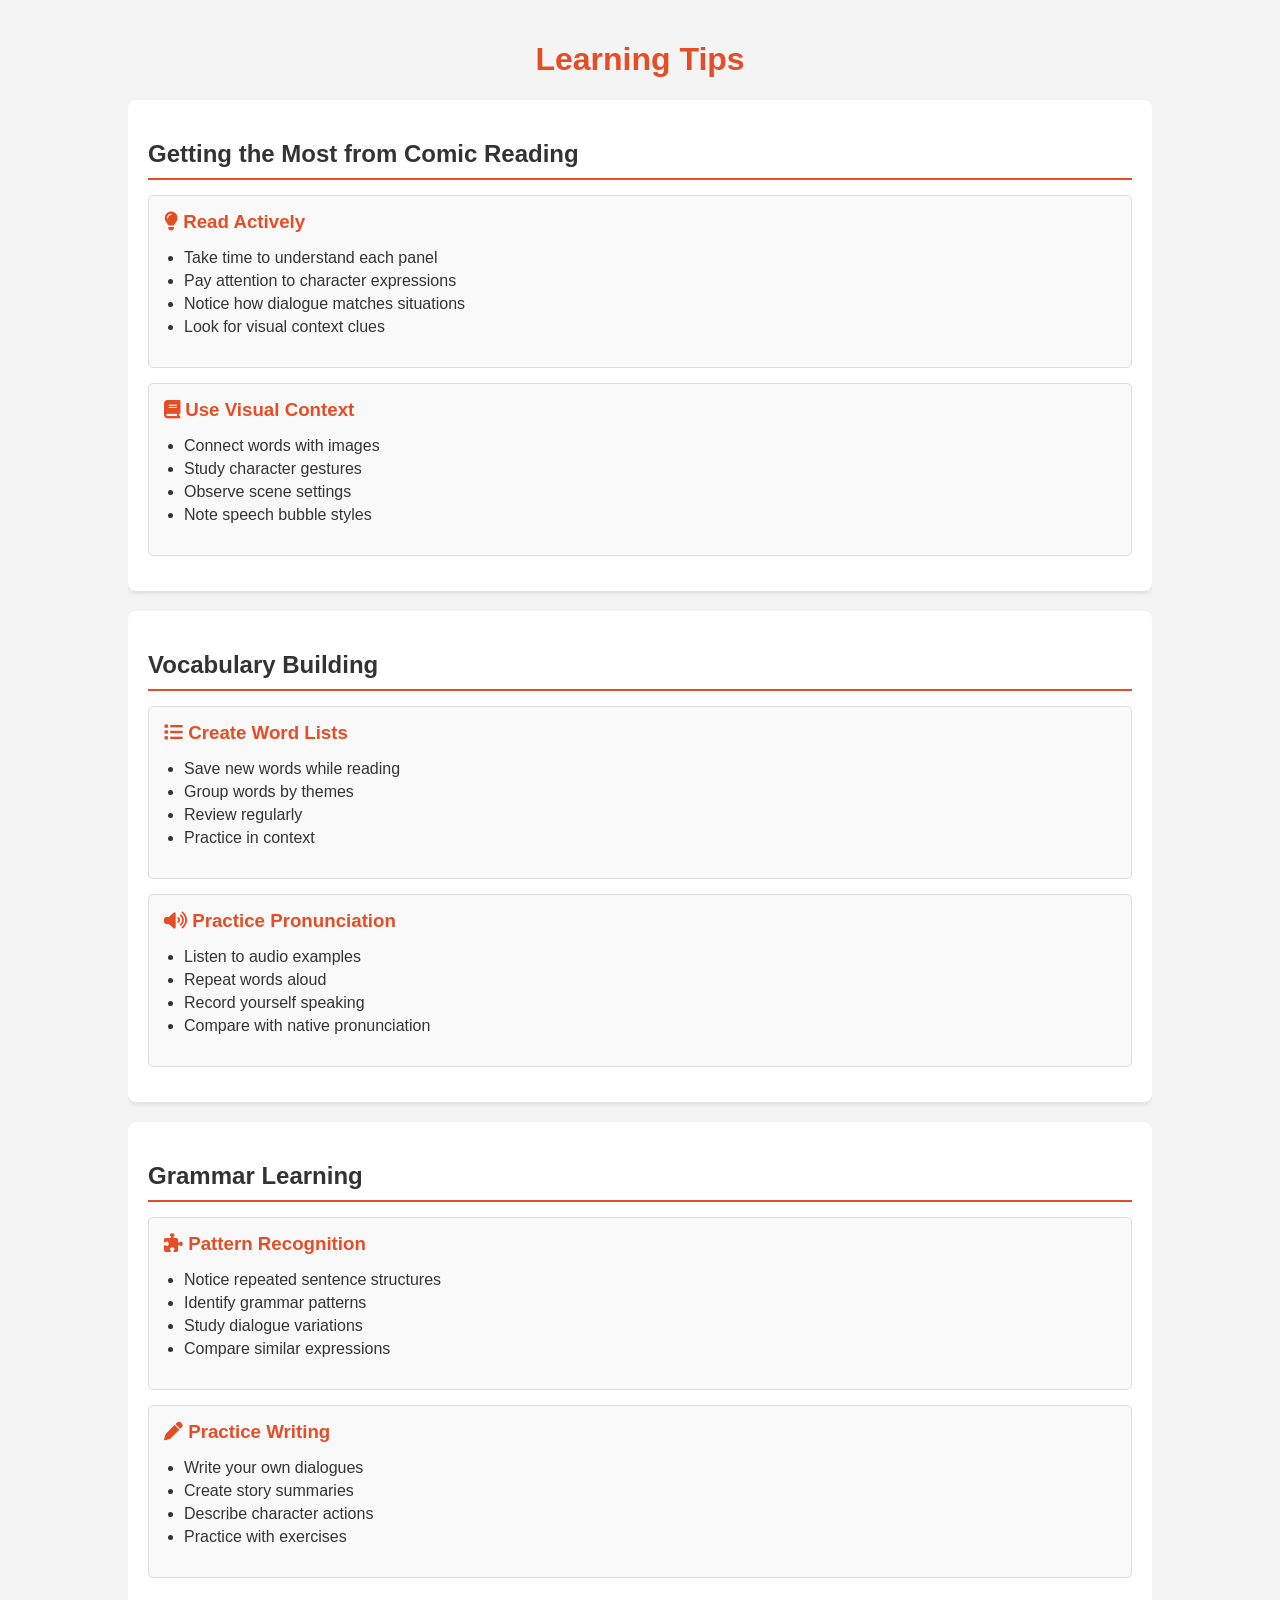
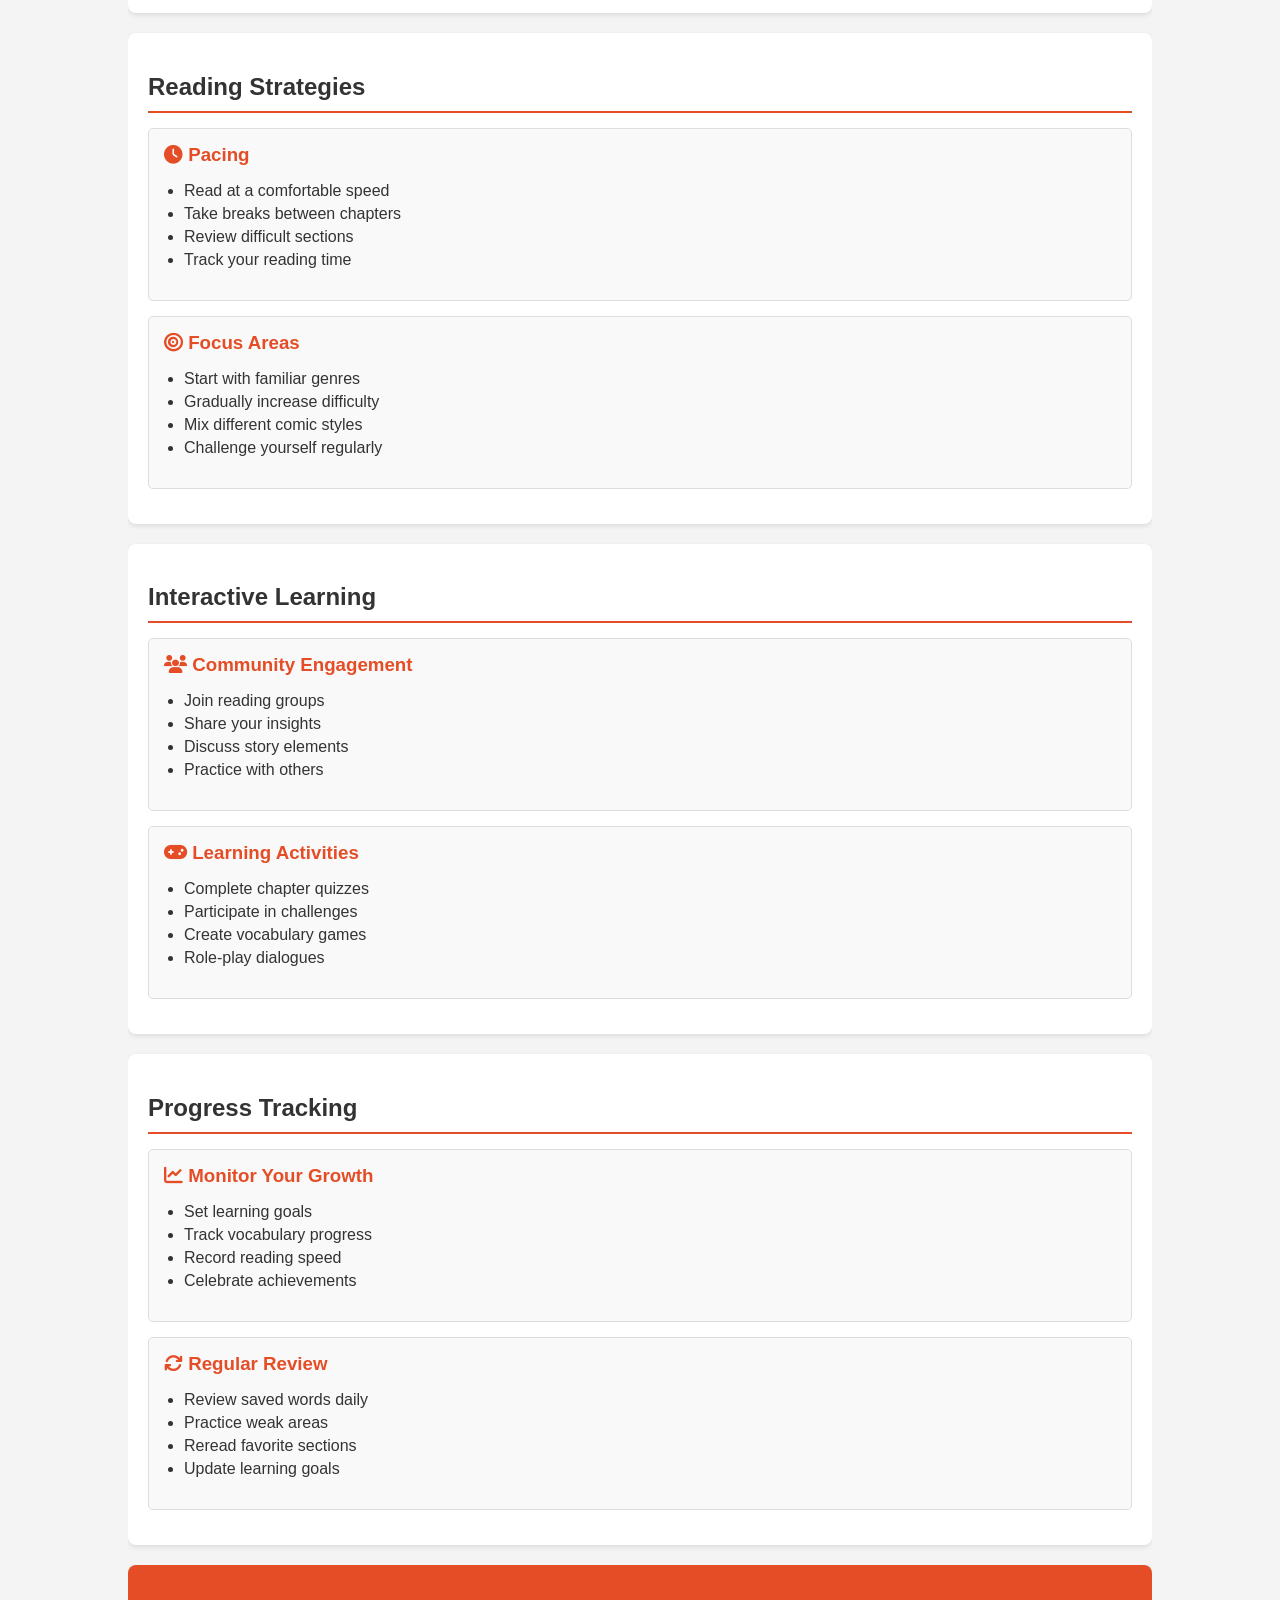
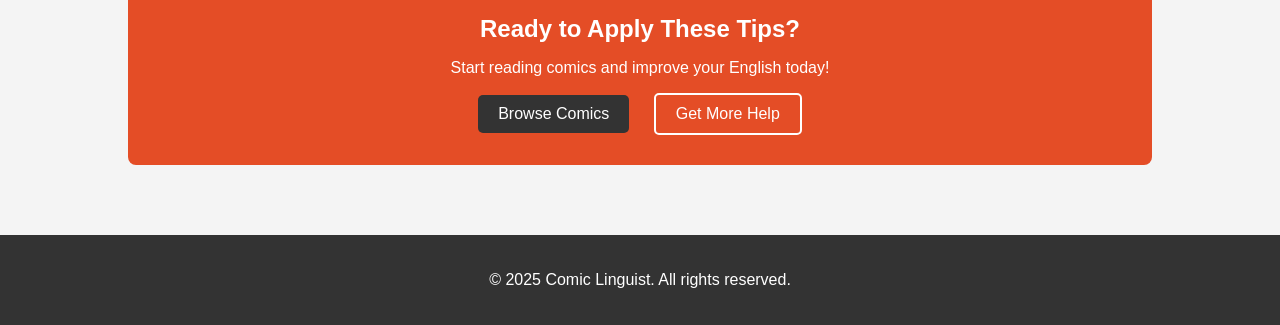
<file: pages/learning-tips.html>
<!DOCTYPE html>
<html lang="en">

<head>
    <meta charset="UTF-8">
    <meta name="viewport" content="width=device-width, initial-scale=1.0">
    <title>Learning Tips - Comic Linguist</title>
    <link rel="stylesheet" href="https://cdnjs.cloudflare.com/ajax/libs/font-awesome/6.4.0/css/all.min.css">
    <style>
        body {
            font-family: Arial, sans-serif;
            margin: 0;
            padding: 0;
            background-color: #f4f4f4;
            color: #333;
        }

        .container {
            width: 80%;
            margin: auto;
            overflow: hidden;
            padding: 0 20px;
        }

        .page-content {
            padding: 20px 0;
        }

        h1 {
            text-align: center;
            color: #e44d26;
        }

        .feature-section {
            background: #fff;
            padding: 20px;
            margin-bottom: 20px;
            border-radius: 8px;
            box-shadow: 0 2px 5px rgba(0, 0, 0, 0.1);
        }

        .feature-section h2 {
            color: #333;
            border-bottom: 2px solid #e44d26;
            padding-bottom: 10px;
            margin-bottom: 15px;
        }

        .feature-content {
            display: flex;
            flex-wrap: wrap;
            justify-content: space-around;
        }

        .feature-text {
            flex: 1;
            min-width: 300px;
        }

        .tip-box {
            background: #f9f9f9;
            border: 1px solid #ddd;
            padding: 15px;
            margin-bottom: 15px;
            border-radius: 5px;
        }

        .tip-box h3 {
            color: #e44d26;
            margin-top: 0;
            margin-bottom: 10px;
        }

        .tip-box ul {
            padding-left: 20px;
            list-style: disc;
        }

        .tip-box li {
            margin-bottom: 5px;
        }

        .cta-section {
            text-align: center;
            padding: 30px 0;
            background-color: #e44d26;
            color: white;
            border-radius: 8px;
            margin-bottom: 20px;
        }

        .cta-section h2 {
            margin-bottom: 15px;
        }

        .cta-buttons a {
            display: inline-block;
            padding: 10px 20px;
            margin: 0 10px;
            border-radius: 5px;
            text-decoration: none;
            color: white;
            background-color: #333;
        }

        .cta-buttons a.btn-outline {
            background-color: transparent;
            border: 2px solid white;
        }

        footer {
            background-color: #333;
            color: white;
            text-align: center;
            padding: 20px 0;
            margin-top: 30px;
        }

        /* Responsive Design */
        @media (max-width: 768px) {
            .container {
                width: 95%;
            }

            .feature-content {
                flex-direction: column;
            }

            .feature-text {
                width: 100%;
            }

            .cta-buttons a {
                display: block;
                margin: 10px auto;
                width: 80%;
            }
        }
    </style>
</head>

<body>
    <main class="container page-content">
        <h1>Learning Tips</h1>

        <section class="feature-section">
            <h2>Getting the Most from Comic Reading</h2>
            <div class="feature-content">
                <div class="feature-text">
                    <div class="tip-box">
                        <h3><i class="fas fa-lightbulb"></i> Read Actively</h3>
                        <ul>
                            <li>Take time to understand each panel</li>
                            <li>Pay attention to character expressions</li>
                            <li>Notice how dialogue matches situations</li>
                            <li>Look for visual context clues</li>
                        </ul>
                    </div>

                    <div class="tip-box">
                        <h3><i class="fas fa-book"></i> Use Visual Context</h3>
                        <ul>
                            <li>Connect words with images</li>
                            <li>Study character gestures</li>
                            <li>Observe scene settings</li>
                            <li>Note speech bubble styles</li>
                        </ul>
                    </div>
                </div>
            </div>
        </section>

        <section class="feature-section">
            <h2>Vocabulary Building</h2>
            <div class="feature-content">
                <div class="feature-text">
                    <div class="tip-box">
                        <h3><i class="fas fa-list"></i> Create Word Lists</h3>
                        <ul>
                            <li>Save new words while reading</li>
                            <li>Group words by themes</li>
                            <li>Review regularly</li>
                            <li>Practice in context</li>
                        </ul>
                    </div>

                    <div class="tip-box">
                        <h3><i class="fas fa-volume-up"></i> Practice Pronunciation</h3>
                        <ul>
                            <li>Listen to audio examples</li>
                            <li>Repeat words aloud</li>
                            <li>Record yourself speaking</li>
                            <li>Compare with native pronunciation</li>
                        </ul>
                    </div>
                </div>
            </div>
        </section>

        <section class="feature-section">
            <h2>Grammar Learning</h2>
            <div class="feature-content">
                <div class="feature-text">
                    <div class="tip-box">
                        <h3><i class="fas fa-puzzle-piece"></i> Pattern Recognition</h3>
                        <ul>
                            <li>Notice repeated sentence structures</li>
                            <li>Identify grammar patterns</li>
                            <li>Study dialogue variations</li>
                            <li>Compare similar expressions</li>
                        </ul>
                    </div>

                    <div class="tip-box">
                        <h3><i class="fas fa-pen"></i> Practice Writing</h3>
                        <ul>
                            <li>Write your own dialogues</li>
                            <li>Create story summaries</li>
                            <li>Describe character actions</li>
                            <li>Practice with exercises</li>
                        </ul>
                    </div>
                </div>
            </div>
        </section>

        <section class="feature-section">
            <h2>Reading Strategies</h2>
            <div class="feature-content">
                <div class="feature-text">
                    <div class="tip-box">
                        <h3><i class="fas fa-clock"></i> Pacing</h3>
                        <ul>
                            <li>Read at a comfortable speed</li>
                            <li>Take breaks between chapters</li>
                            <li>Review difficult sections</li>
                            <li>Track your reading time</li>
                        </ul>
                    </div>

                    <div class="tip-box">
                        <h3><i class="fas fa-bullseye"></i> Focus Areas</h3>
                        <ul>
                            <li>Start with familiar genres</li>
                            <li>Gradually increase difficulty</li>
                            <li>Mix different comic styles</li>
                            <li>Challenge yourself regularly</li>
                        </ul>
                    </div>
                </div>
            </div>
        </section>

        <section class="feature-section">
            <h2>Interactive Learning</h2>
            <div class="feature-content">
                <div class="feature-text">
                    <div class="tip-box">
                        <h3><i class="fas fa-users"></i> Community Engagement</h3>
                        <ul>
                            <li>Join reading groups</li>
                            <li>Share your insights</li>
                            <li>Discuss story elements</li>
                            <li>Practice with others</li>
                        </ul>
                    </div>

                    <div class="tip-box">
                        <h3><i class="fas fa-gamepad"></i> Learning Activities</h3>
                        <ul>
                            <li>Complete chapter quizzes</li>
                            <li>Participate in challenges</li>
                            <li>Create vocabulary games</li>
                            <li>Role-play dialogues</li>
                        </ul>
                    </div>
                </div>
            </div>
        </section>

        <section class="feature-section">
            <h2>Progress Tracking</h2>
            <div class="feature-content">
                <div class="feature-text">
                    <div class="tip-box">
                        <h3><i class="fas fa-chart-line"></i> Monitor Your Growth</h3>
                        <ul>
                            <li>Set learning goals</li>
                            <li>Track vocabulary progress</li>
                            <li>Record reading speed</li>
                            <li>Celebrate achievements</li>
                        </ul>
                    </div>

                    <div class="tip-box">
                        <h3><i class="fas fa-sync"></i> Regular Review</h3>
                        <ul>
                            <li>Review saved words daily</li>
                            <li>Practice weak areas</li>
                            <li>Reread favorite sections</li>
                            <li>Update learning goals</li>
                        </ul>
                    </div>
                </div>
            </div>
        </section>

        <div class="cta-section">
            <h2>Ready to Apply These Tips?</h2>
            <p>Start reading comics and improve your English today!</p>
            <div class="cta-buttons">
                <a href="../index.html#comics">Browse Comics</a>
                <a href="help-center.html" class="btn-outline">Get More Help</a>
            </div>
        </div>
    </main>

    <footer>
        <p>© 2025 Comic Linguist. All rights reserved.</p>
    </footer>
</body>

</html>
</file>
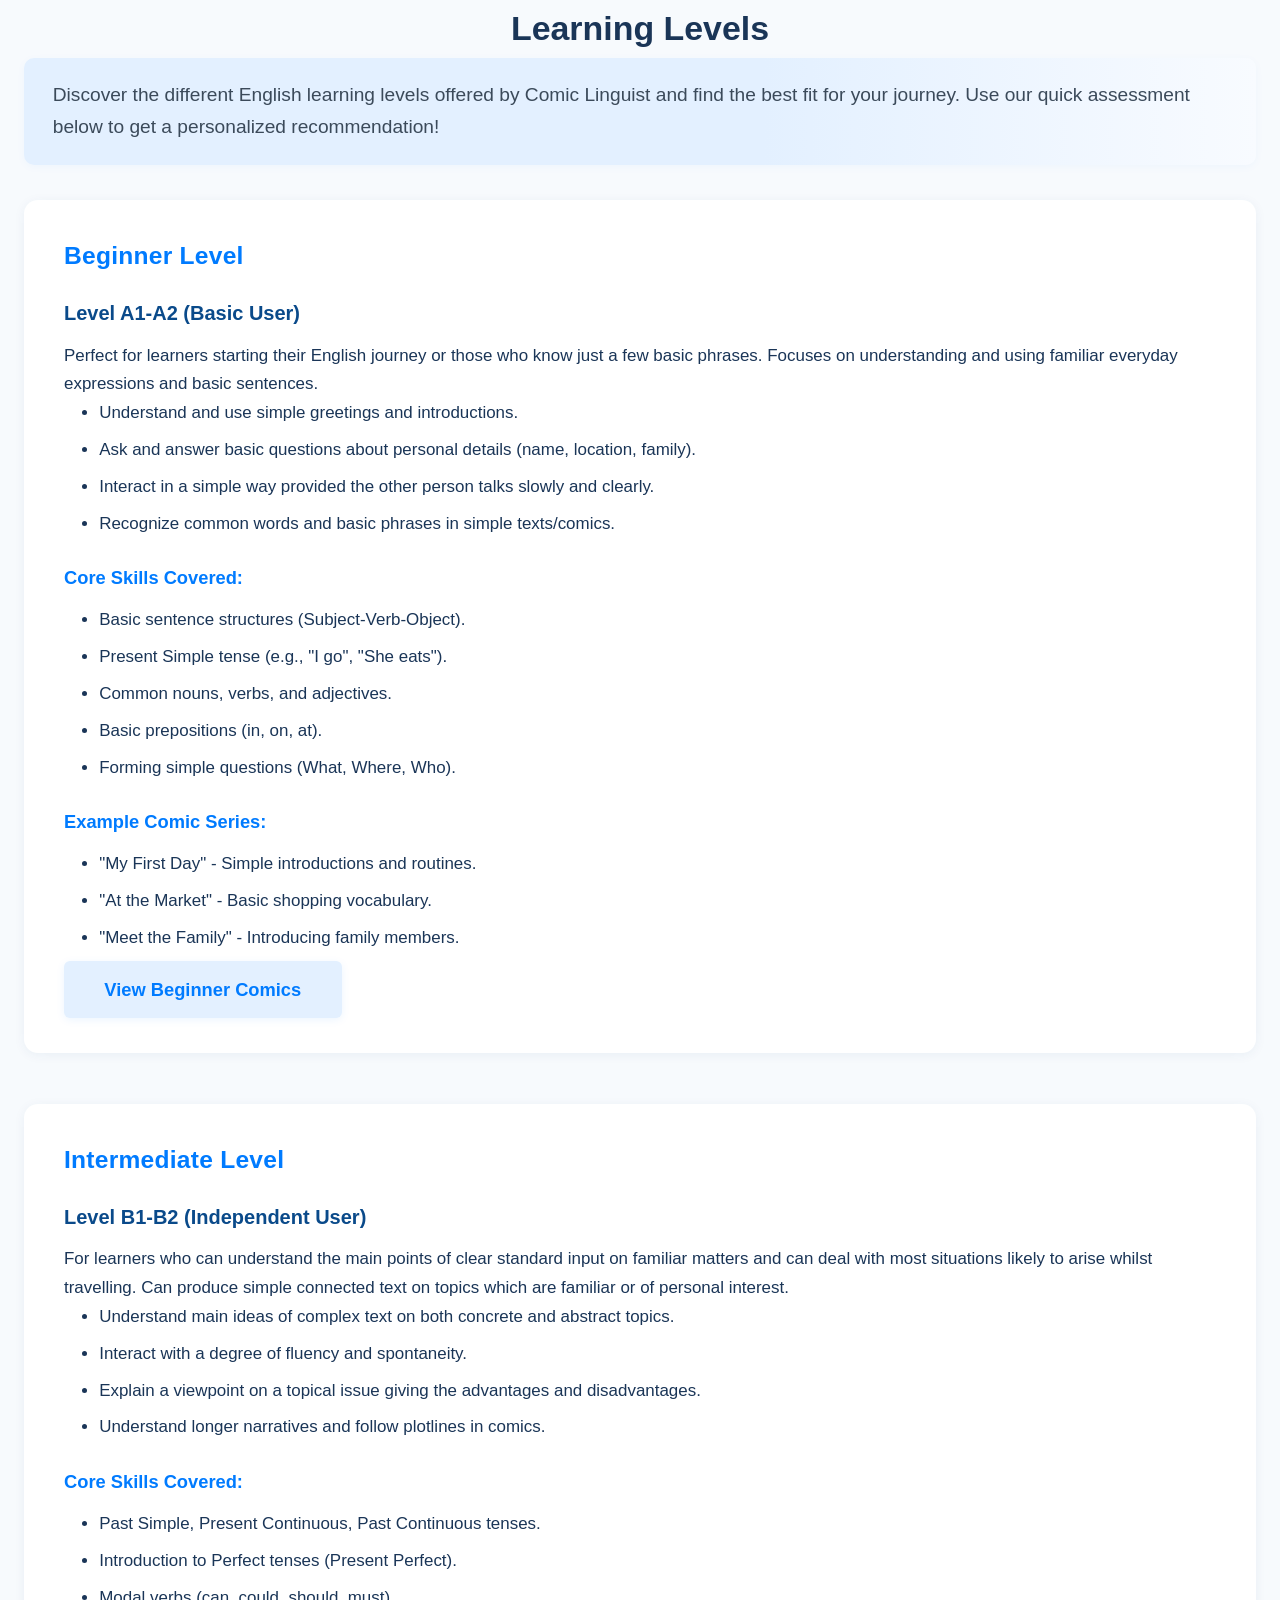
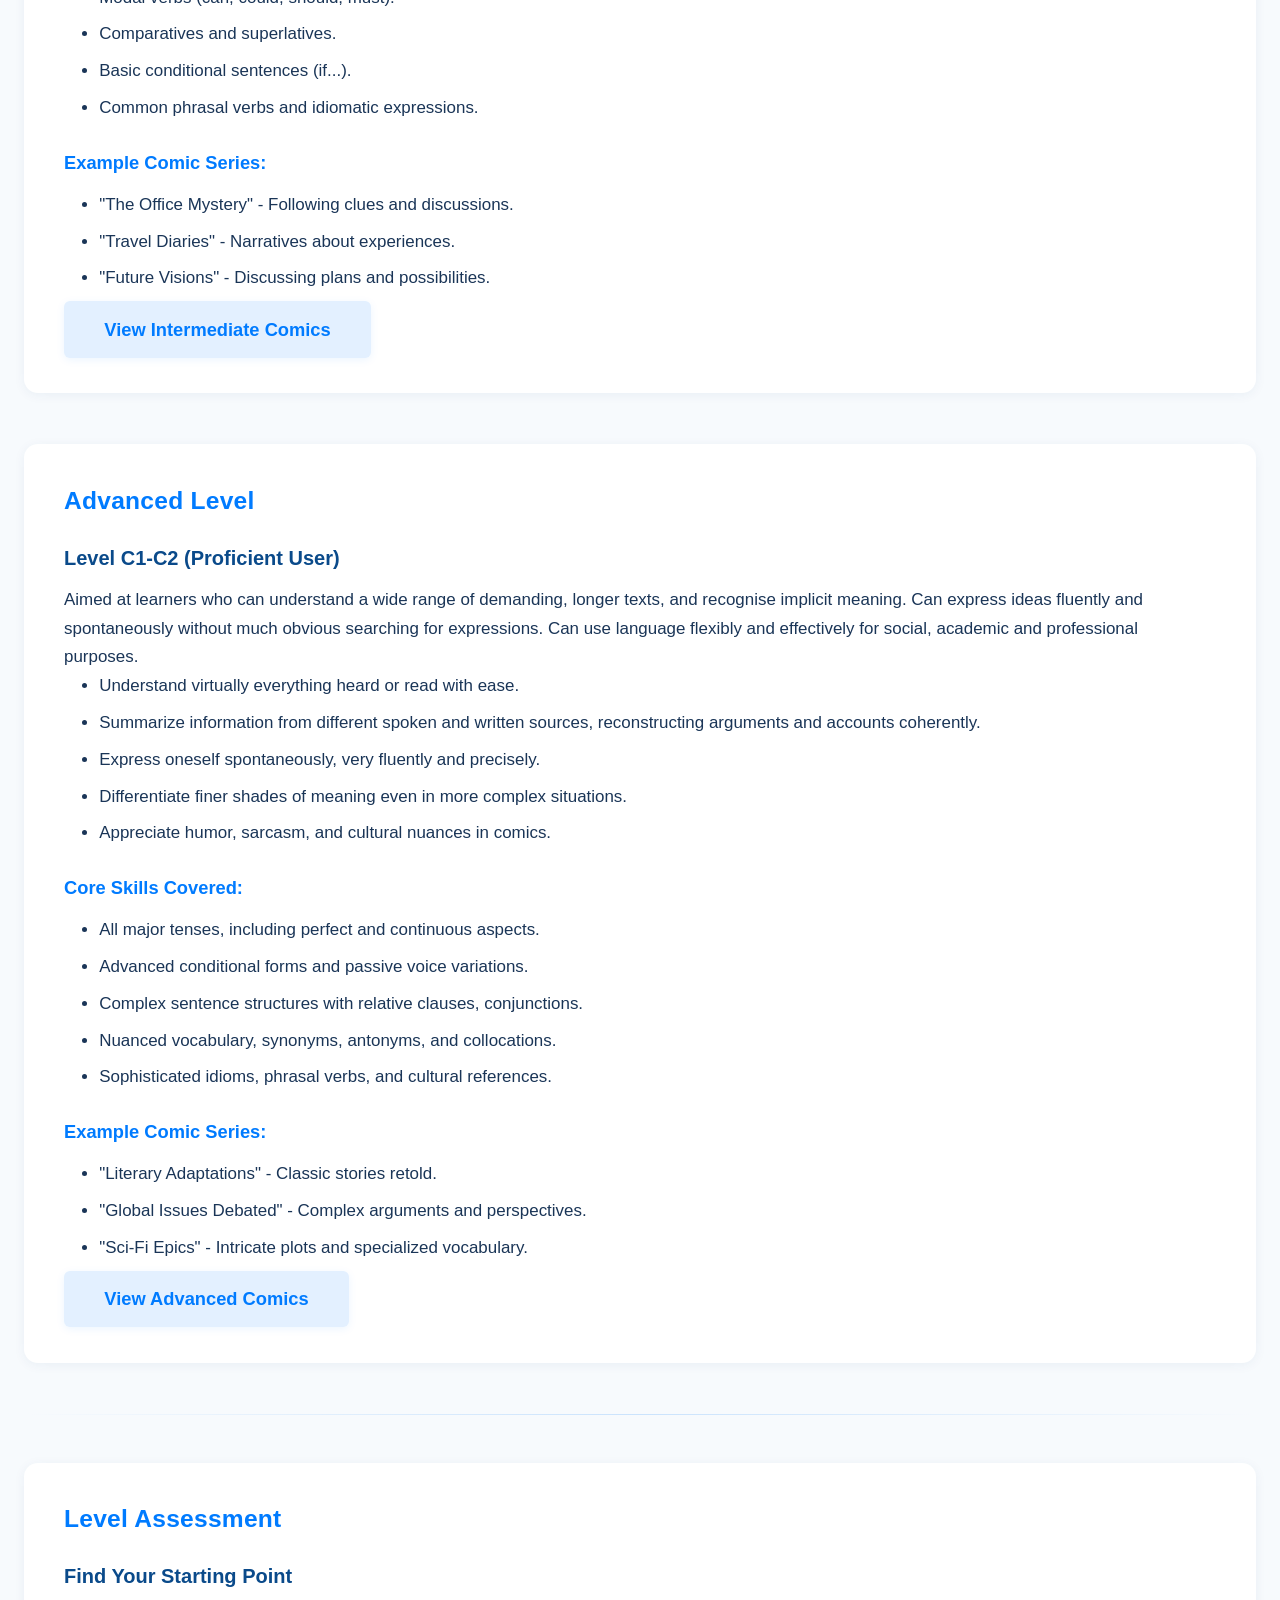
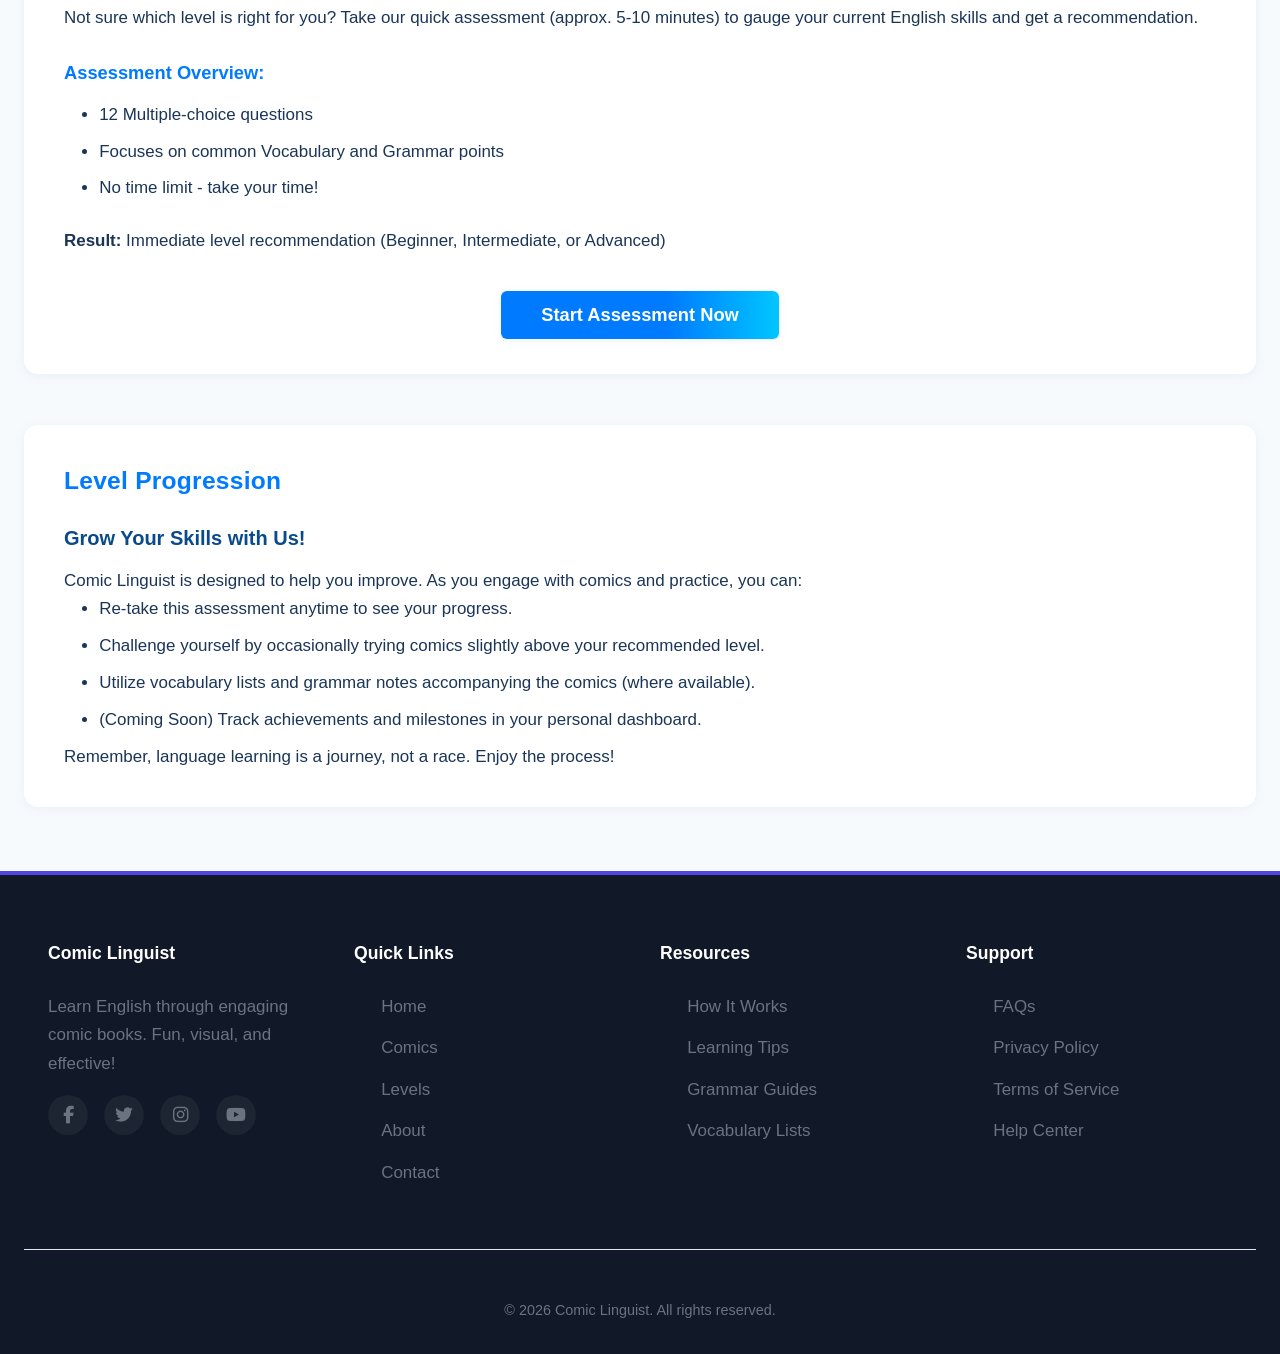
<file: pages/levels.html>
<!DOCTYPE html>
<html lang="en">
<head>
    <meta charset="UTF-8">
    <meta name="viewport" content="width=device-width, initial-scale=1.0">
    <title>Learning Levels - Comic Linguist</title>
    <link rel="stylesheet" href="https://cdnjs.cloudflare.com/ajax/libs/font-awesome/6.4.0/css/all.min.css">
    <!-- Assumes style.css is one level up from the 'pages' directory -->
    <link rel="stylesheet" href="../style.css">
    <style>
        /* --- Assessment Section Styles --- */
        #assessment-test {
            display: none;
            margin-top: 2rem;
            padding: 2rem 2.5rem;
            border: 1.5px solid #e0e7ef;
            border-radius: 18px;
            background: linear-gradient(135deg, #f8fbff 70%, #eaf3fa 100%);
            box-shadow: 0 4px 24px 0 rgba(0, 60, 120, 0.07);
            transition: box-shadow 0.2s;
        }
        #assessment-test:focus-within {
            box-shadow: 0 6px 32px 0 rgba(0, 60, 120, 0.13);
        }
        .assessment-instructions {
            font-style: italic;
            margin-bottom: 1.5rem;
            color: #5a6a7a;
            font-size: 1.08em;
        }
        .question {
            margin-bottom: 2rem;
            padding-bottom: 1.2rem;
            border-bottom: 1px dashed #b8c6d8;
            background: rgba(240, 248, 255, 0.18);
            border-radius: 8px;
            transition: background 0.2s;
        }
        .question:last-child {
            border-bottom: none;
            margin-bottom: 0;
            padding-bottom: 0;
        }
        .question p {
            font-weight: 600;
            margin-bottom: 0.75rem;
            color: #1a3557;
            font-size: 1.08em;
        }
        .question label {
            display: block;
            margin-bottom: 0.5rem;
            cursor: pointer;
            padding: 0.38rem 0.7rem 0.38rem 0.2rem;
            border-radius: 6px;
            font-size: 1em;
            transition: background 0.18s, color 0.18s;
        }
        .question label:hover,
        .question input[type="radio"]:focus + label {
            background: #e3f0ff;
            color: #0a4a8a;
        }
        .question input[type="radio"] {
            margin-right: 0.9rem;
            accent-color: #007bff;
            vertical-align: middle;
            transform: scale(1.15);
        }
        #assessment-result {
            display: none;
            margin-top: 2.5rem;
            padding: 2rem 2.5rem;
            border: 2px solid #007bff;
            border-radius: 18px;
            background: linear-gradient(135deg, #f0f8ff 70%, #e3f0ff 100%);
            text-align: center;
            box-shadow: 0 4px 24px 0 rgba(0, 60, 120, 0.09);
        }
        #assessment-result h4 {
            color: #007bff;
            margin-bottom: 1.2rem;
            font-size: 1.4em;
            font-weight: 700;
            letter-spacing: 0.01em;
        }
        #assessment-result p {
            margin-bottom: 0.7rem;
            color: #1a3557;
        }
        .level-recommendation {
            font-weight: bold;
            font-size: 1.22em;
            margin-top: 1.2rem;
            margin-bottom: 1.2rem;
            color: #0a4a8a;
        }
        .start-over-btn {
            margin-top: 1.7rem;
            padding: 0.7em 2.2em;
            font-size: 1.08em;
            border-radius: 6px;
            border: none;
            background: #e3f0ff;
            color: #007bff;
            font-weight: 600;
            cursor: pointer;
            transition: background 0.18s, color 0.18s;
        }
        .start-over-btn:hover {
            background: #007bff;
            color: #fff;
        }
        #level-links a.btn {
            margin-top: 1.2rem;
            display: inline-block;
            font-size: 1.08em;
            padding: 0.7em 2.2em;
            border-radius: 6px;
            background: linear-gradient(90deg, #007bff 60%, #00c6ff 100%);
            color: #fff !important;
            font-weight: 600;
            box-shadow: 0 2px 8px 0 rgba(0, 123, 255, 0.08);
            text-decoration: none;
            transition: background 0.18s, box-shadow 0.18s;
        }
        #level-links a.btn:hover {
            background: linear-gradient(90deg, #0056b3 60%, #0096c7 100%);
            box-shadow: 0 4px 16px 0 rgba(0, 123, 255, 0.13);
        }

        /* --- General Page Styles --- */
        body {
            font-family: 'Segoe UI', 'Roboto', 'Arial', sans-serif;
            background: #f7fafd;
            color: #1a3557;
            font-size: 1.06em;
            line-height: 1.7;
        }
        .page-intro {
            margin-bottom: 2.2rem;
            font-size: 1.13em;
            color: #3b4a5a;
            background: linear-gradient(90deg, #e3f0ff 60%, #f8fbff 100%);
            padding: 1.1em 1.5em;
            border-radius: 10px;
            box-shadow: 0 2px 8px 0 rgba(0, 123, 255, 0.04);
        }
        .feature-section {
            margin-bottom: 3.2rem;
            background: #fff;
            border-radius: 14px;
            box-shadow: 0 2px 12px 0 rgba(0, 60, 120, 0.06);
            padding: 2.2rem 2.5rem;
        }
        .feature-section h2 {
            color: #007bff;
            font-size: 1.45em;
            font-weight: 700;
            margin-bottom: 1.2rem;
            letter-spacing: 0.01em;
        }
        .feature-section h3 {
            color: #0a4a8a;
            font-size: 1.18em;
            font-weight: 600;
            margin-bottom: 0.7rem;
        }
        .level-features, .level-examples, .assessment-features, .assessment-info {
            margin-top: 1.5rem;
        }
        .level-features h4, .level-examples h4, .assessment-features h4 {
            margin-bottom: 0.8rem;
            color: #007bff;
            font-size: 1.08em;
            font-weight: 600;
        }
        ul {
            list-style: disc;
            margin-left: 1.7rem;
            padding-left: 0.5rem;
        }
        li {
            margin-bottom: 0.5rem;
        }
        .cta-section {
            margin-top: 2.2rem;
            text-align: center;
        }
        .btn,
        button.btn {
            padding: 0.7em 2.2em;
            border-radius: 6px;
            border: none;
            font-size: 1.08em;
            font-weight: 600;
            cursor: pointer;
            transition: background 0.18s, color 0.18s, box-shadow 0.18s;
            box-shadow: 0 2px 8px 0 rgba(0, 123, 255, 0.08);
        }
        .btn-primary,
        button.btn-primary {
            background: linear-gradient(90deg, #007bff 60%, #00c6ff 100%);
            color: #fff;
        }
        .btn-primary:hover,
        button.btn-primary:hover {
            background: linear-gradient(90deg, #0056b3 60%, #0096c7 100%);
            color: #fff;
        }
        .btn-secondary,
        button.btn-secondary {
            background: #e3f0ff;
            color: #007bff;
        }
        .btn-secondary:hover,
        button.btn-secondary:hover {
            background: #007bff;
            color: #fff;
        }
        hr {
            border: 0;
            height: 1px;
            background-image: linear-gradient(to right, rgba(0, 0, 0, 0), rgba(0, 123, 255, 0.18), rgba(0, 0, 0, 0));
            margin: 3rem 0;
        }

        /* --- Responsive Design --- */
        @media (max-width: 900px) {
            .feature-section,
            #assessment-test,
            #assessment-result {
                padding: 1.2rem 1rem;
            }
        }
        @media (max-width: 600px) {
            .feature-section,
            #assessment-test,
            #assessment-result {
                padding: 0.7rem 0.2rem;
                border-radius: 8px;
            }
            .page-intro {
                padding: 0.7em 0.5em;
                border-radius: 6px;
            }
        }
    </style>
</head>
<body>


    <main class="container page-content">
        <h1 align="center">Learning Levels</h1>
        <p class="page-intro">Discover the different English learning levels offered by Comic Linguist and find the best fit for your journey. Use our quick assessment below to get a personalized recommendation!</p>

        <section class="feature-section">
            <h2>Beginner Level</h2>
            <div class="feature-content">
                <div class="feature-text">
                    <h3>Level A1-A2 (Basic User)</h3>
                    <p>Perfect for learners starting their English journey or those who know just a few basic phrases. Focuses on understanding and using familiar everyday expressions and basic sentences.</p>
                    <ul>
                        <li>Understand and use simple greetings and introductions.</li>
                        <li>Ask and answer basic questions about personal details (name, location, family).</li>
                        <li>Interact in a simple way provided the other person talks slowly and clearly.</li>
                        <li>Recognize common words and basic phrases in simple texts/comics.</li>
                    </ul>

                    <div class="level-features">
                        <h4>Core Skills Covered:</h4>
                        <ul>
                            <li>Basic sentence structures (Subject-Verb-Object).</li>
                            <li>Present Simple tense (e.g., "I go", "She eats").</li>
                            <li>Common nouns, verbs, and adjectives.</li>
                            <li>Basic prepositions (in, on, at).</li>
                            <li>Forming simple questions (What, Where, Who).</li>
                        </ul>
                    </div>

                    <div class="level-examples">
                        <h4>Example Comic Series:</h4>
                        <ul>
                            <li>"My First Day" - Simple introductions and routines.</li>
                            <li>"At the Market" - Basic shopping vocabulary.</li>
                            <li>"Meet the Family" - Introducing family members.</li>
                        </ul>
                         <a href="../index.html#comics-beginner" class="btn btn-secondary">View Beginner Comics</a>
                    </div>
                </div>
            </div>
        </section>

        <section class="feature-section">
            <h2>Intermediate Level</h2>
            <div class="feature-content">
                <div class="feature-text">
                    <h3>Level B1-B2 (Independent User)</h3>
                    <p>For learners who can understand the main points of clear standard input on familiar matters and can deal with most situations likely to arise whilst travelling. Can produce simple connected text on topics which are familiar or of personal interest.</p>
                     <ul>
                        <li>Understand main ideas of complex text on both concrete and abstract topics.</li>
                        <li>Interact with a degree of fluency and spontaneity.</li>
                        <li>Explain a viewpoint on a topical issue giving the advantages and disadvantages.</li>
                        <li>Understand longer narratives and follow plotlines in comics.</li>
                    </ul>

                    <div class="level-features">
                        <h4>Core Skills Covered:</h4>
                        <ul>
                            <li>Past Simple, Present Continuous, Past Continuous tenses.</li>
                            <li>Introduction to Perfect tenses (Present Perfect).</li>
                            <li>Modal verbs (can, could, should, must).</li>
                            <li>Comparatives and superlatives.</li>
                            <li>Basic conditional sentences (if...).</li>
                             <li>Common phrasal verbs and idiomatic expressions.</li>
                        </ul>
                    </div>

                    <div class="level-examples">
                        <h4>Example Comic Series:</h4>
                        <ul>
                            <li>"The Office Mystery" - Following clues and discussions.</li>
                            <li>"Travel Diaries" - Narratives about experiences.</li>
                            <li>"Future Visions" - Discussing plans and possibilities.</li>
                        </ul>
                        <a href="../index.html#comics-intermediate" class="btn btn-secondary">View Intermediate Comics</a>
                    </div>
                </div>
            </div>
        </section>

        <section class="feature-section">
            <h2>Advanced Level</h2>
            <div class="feature-content">
                <div class="feature-text">
                    <h3>Level C1-C2 (Proficient User)</h3>
                     <p>Aimed at learners who can understand a wide range of demanding, longer texts, and recognise implicit meaning. Can express ideas fluently and spontaneously without much obvious searching for expressions. Can use language flexibly and effectively for social, academic and professional purposes.</p>
                    <ul>
                        <li>Understand virtually everything heard or read with ease.</li>
                        <li>Summarize information from different spoken and written sources, reconstructing arguments and accounts coherently.</li>
                        <li>Express oneself spontaneously, very fluently and precisely.</li>
                        <li>Differentiate finer shades of meaning even in more complex situations.</li>
                        <li>Appreciate humor, sarcasm, and cultural nuances in comics.</li>
                    </ul>

                    <div class="level-features">
                        <h4>Core Skills Covered:</h4>
                        <ul>
                            <li>All major tenses, including perfect and continuous aspects.</li>
                            <li>Advanced conditional forms and passive voice variations.</li>
                            <li>Complex sentence structures with relative clauses, conjunctions.</li>
                            <li>Nuanced vocabulary, synonyms, antonyms, and collocations.</li>
                            <li>Sophisticated idioms, phrasal verbs, and cultural references.</li>
                        </ul>
                    </div>

                    <div class="level-examples">
                        <h4>Example Comic Series:</h4>
                        <ul>
                            <li>"Literary Adaptations" - Classic stories retold.</li>
                            <li>"Global Issues Debated" - Complex arguments and perspectives.</li>
                            <li>"Sci-Fi Epics" - Intricate plots and specialized vocabulary.</li>
                        </ul>
                        <a href="../index.html#comics-advanced" class="btn btn-secondary">View Advanced Comics</a>
                    </div>
                </div>
            </div>
        </section>

        <hr>

        <section id="assessment" class="feature-section">
            <h2>Level Assessment</h2>
            <div class="feature-content">
                <div class="feature-text">
                    <div id="assessment-intro">
                        <h3>Find Your Starting Point</h3>
                        <p>Not sure which level is right for you? Take our quick assessment (approx. 5-10 minutes) to gauge your current English skills and get a recommendation.</p>

                        <div class="assessment-features">
                            <h4>Assessment Overview:</h4>
                            <ul>
                                <li>12 Multiple-choice questions</li>
                                <li>Focuses on common Vocabulary and Grammar points</li>
                                <li>No time limit - take your time!</li>
                                <!-- <li>Reading comprehension snippets (Example - could be added)</li> -->
                            </ul>
                        </div>

                        <div class="assessment-info">
                            <p><strong>Result:</strong> Immediate level recommendation (Beginner, Intermediate, or Advanced)</p>
                        </div>

                        <div class="cta-section">
                            <button id="start-assessment-btn" class="btn btn-primary btn-lg">Start Assessment Now</button>
                        </div>
                    </div>

                    <!-- Assessment Questions Container -->
                    <div id="assessment-test">
                        <form id="assessment-form">
                            <h4>English Level Assessment</h4>
                             <p class="assessment-instructions">Answer the questions you feel confident about. Feel free to skip any questions you find too difficult. Click "Submit" when you're ready.</p>

                            <!-- Question 1 (Beginner) -->
                            <div class="question">
                                <p>1. What is the opposite of "big"?</p>
                                <label><input type="radio" name="q1" value="a"> Long</label>
                                <label><input type="radio" name="q1" value="b"> Small</label>
                                <label><input type="radio" name="q1" value="c"> Fast</label>
                            </div>

                            <!-- Question 2 (Beginner) -->
                            <div class="question">
                                <p>2. Choose the correct sentence: "She ___ apples."</p>
                                <label><input type="radio" name="q2" value="a"> eat</label>
                                <label><input type="radio" name="q2" value="b"> eating</label>
                                <label><input type="radio" name="q2" value="c"> eats</label>
                            </div>

                            <!-- Question 3 (Beginner) -->
                             <div class="question">
                                <p>3. Where do you usually sleep?</p>
                                <label><input type="radio" name="q3" value="a"> In the kitchen</label>
                                <label><input type="radio" name="q3" value="b"> In the bedroom</label>
                                <label><input type="radio" name="q3" value="c"> In the garden</label>
                            </div>

                            <!-- Question 4 (Beginner) -->
                            <div class="question">
                                <p>4. "My name ___ John."</p>
                                <label><input type="radio" name="q4" value="a"> is</label>
                                <label><input type="radio" name="q4" value="b"> are</label>
                                <label><input type="radio" name="q4" value="c"> am</label>
                            </div>

                            <!-- Question 5 (Intermediate) -->
                            <div class="question">
                                <p>5. "I ___ television when the phone rang."</p>
                                <label><input type="radio" name="q5" value="a"> watch</label>
                                <label><input type="radio" name="q5" value="b"> was watching</label>
                                <label><input type="radio" name="q5" value="c"> have watched</label>
                            </div>

                            <!-- Question 6 (Intermediate) -->
                            <div class="question">
                                <p>6. If I ___ more time, I would travel the world.</p>
                                <label><input type="radio" name="q6" value="a"> have</label>
                                <label><input type="radio" name="q6" value="b"> will have</label>
                                <label><input type="radio" name="q6" value="c"> had</label>
                            </div>

                             <!-- Question 7 (Intermediate) -->
                            <div class="question">
                                <p>7. Which word means "very tired"?</p>
                                <label><input type="radio" name="q7" value="a"> Exhausted</label>
                                <label><input type="radio" name="q7" value="b"> Angry</label>
                                <label><input type="radio" name="q7" value="c"> Confused</label>
                            </div>

                             <!-- Question 8 (Intermediate) -->
                            <div class="question">
                                <p>8. "He has lived here ___ 2010."</p>
                                <label><input type="radio" name="q8" value="a"> for</label>
                                <label><input type="radio" name="q8" value="b"> since</label>
                                <label><input type="radio" name="q8" value="c"> ago</label>
                            </div>

                            <!-- Question 9 (Advanced) -->
                            <div class="question">
                                <p>9. The report ___ by the committee yesterday.</p>
                                <label><input type="radio" name="q9" value="a"> was reviewed</label>
                                <label><input type="radio" name="q9" value="b"> reviewed</label>
                                <label><input type="radio" name="q9" value="c"> has reviewed</label>
                            </div>

                            <!-- Question 10 (Advanced) -->
                            <div class="question">
                                <p>10. "Despite the rain, they went ahead ___ their plans."</p>
                                <label><input type="radio" name="q10" value="a"> on</label>
                                <label><input type="radio" name="q10" value="b"> with</label>
                                <label><input type="radio" name="q10" value="c"> by</label>
                            </div>

                             <!-- Question 11 (Advanced) -->
                            <div class="question">
                                <p>11. Choose the most suitable synonym for "ubiquitous".</p>
                                <label><input type="radio" name="q11" value="a"> Rare</label>
                                <label><input type="radio" name="q11" value="b"> Expensive</label>
                                <label><input type="radio" name="q11" value="c"> Everywhere</label>
                            </div>

                            <!-- Question 12 (Advanced) -->
                            <div class="question">
                                <p>12. "Had I known you were coming, I ___ a cake."</p>
                                <label><input type="radio" name="q12" value="a"> would bake</label>
                                <label><input type="radio" name="q12" value="b"> will bake</label>
                                <label><input type="radio" name="q12" value="c"> would have baked</label>
                            </div>

                            <div class="cta-section">
                                 <button type="button" id="submit-assessment-btn" class="btn btn-primary btn-lg">Submit Assessment</button>
                             </div>
                        </form>
                    </div>

                    <!-- Assessment Result Container -->
                    <div id="assessment-result">
                        <h4>Assessment Result</h4>
                        <p>Based on your answers, your estimated score is <strong id="assessment-score"></strong> out of 12.</p>
                        <p class="level-recommendation">Recommended Starting Level: <strong id="recommended-level"></strong></p>
                        <p id="level-description"></p>
                        <div id="level-links">
                            <!-- Links will be added dynamically by JS -->
                        </div>
                         <button id="start-over-btn" class="btn btn-secondary start-over-btn">Take Assessment Again</button>
                    </div>

                </div>
            </div>
        </section>

        <section class="feature-section">
            <h2>Level Progression</h2>
            <div class="feature-content">
                <div class="feature-text">
                     <h3>Grow Your Skills with Us!</h3>
                    <p>Comic Linguist is designed to help you improve. As you engage with comics and practice, you can:</p>
                    <ul>
                        <li>Re-take this assessment anytime to see your progress.</li>
                        <li>Challenge yourself by occasionally trying comics slightly above your recommended level.</li>
                        <li>Utilize vocabulary lists and grammar notes accompanying the comics (where available).</li>
                        <li>(Coming Soon) Track achievements and milestones in your personal dashboard.</li>
                    </ul>
                     <p>Remember, language learning is a journey, not a race. Enjoy the process!</p>
                </div>
            </div>
        </section>
    </main>

    <footer>
        <div class="container footer-container">
            <div class="footer-col">
                <h3>Comic Linguist</h3>
                <p>Learn English through engaging comic books. Fun, visual, and effective!</p>
                <div class="social-links">
                    <a href="#" aria-label="Facebook"><i class="fab fa-facebook-f"></i></a>
                    <a href="#" aria-label="Twitter"><i class="fab fa-twitter"></i></a>
                    <a href="#" aria-label="Instagram"><i class="fab fa-instagram"></i></a>
                    <a href="#" aria-label="YouTube"><i class="fab fa-youtube"></i></a>
                </div>
            </div>
            <div class="footer-col">
                <h3>Quick Links</h3>
                <ul>
                    <li><a href="../index.html">Home</a></li>
                    <li><a href="../index.html#comics">Comics</a></li>
                    <li><a href="levels.html">Levels</a></li>
                    <li><a href="about.html">About</a></li>
                    <li><a href="contact.html">Contact</a></li>
                </ul>
            </div>
             <div class="footer-col">
                <h3>Resources</h3>
                 <ul>
                    <!-- Add actual links if these pages exist -->
                    <li><a href="#">How It Works</a></li>
                    <li><a href="#">Learning Tips</a></li>
                    <li><a href="#">Grammar Guides</a></li>
                    <li><a href="#">Vocabulary Lists</a></li>
                </ul>
            </div>
            <div class="footer-col">
                <h3>Support</h3>
                <ul>
                     <!-- Add actual links if these pages exist -->
                    <li><a href="#">FAQs</a></li>
                    <li><a href="#">Privacy Policy</a></li>
                    <li><a href="#">Terms of Service</a></li>
                    <li><a href="#">Help Center</a></li>
                </ul>
            </div>
        </div>
        <div class="copyright">
            <p>© <span id="copyright-year"></span> Comic Linguist. All rights reserved.</p>
        </div>
    </footer>

    <!-- Assumes script.js is one level up from the 'pages' directory -->
    <script src="../script.js"></script>
    <script>
        // Assessment-specific JavaScript (can also be moved to script.js)
        document.addEventListener('DOMContentLoaded', () => {
            const startBtn = document.getElementById('start-assessment-btn');
            const submitBtn = document.getElementById('submit-assessment-btn');
            const startOverBtn = document.getElementById('start-over-btn');

            const assessmentIntro = document.getElementById('assessment-intro');
            const assessmentTestDiv = document.getElementById('assessment-test');
            const assessmentResultDiv = document.getElementById('assessment-result');
            const assessmentForm = document.getElementById('assessment-form');

            const scoreSpan = document.getElementById('assessment-score');
            const levelSpan = document.getElementById('recommended-level');
            const descriptionP = document.getElementById('level-description');
            const levelLinksDiv = document.getElementById('level-links');

            // Define correct answers
            const correctAnswers = {
                q1: 'b', q2: 'c', q3: 'b', q4: 'a', // Beginner
                q5: 'b', q6: 'c', q7: 'a', q8: 'b', // Intermediate
                q9: 'a', q10: 'b', q11: 'c', q12: 'c' // Advanced
            };
            const totalQuestions = Object.keys(correctAnswers).length; // Is 12

            function showAssessment() {
                assessmentIntro.style.display = 'none';
                assessmentTestDiv.style.display = 'block';
                assessmentResultDiv.style.display = 'none';
                assessmentForm.reset(); // Ensure form is clear when starting
                // Scroll to the top of the assessment for better UX
                assessmentTestDiv.scrollIntoView({ behavior: 'smooth', block: 'start' });
            }

            function showResult(score) {
                let level = '';
                let description = '';
                let linksHTML = '';

                // --- Determine Level Based on Score ---
                // Adjust thresholds as needed for desired distribution
                if (score <= 4) { // 0-4 correct answers -> Beginner
                    level = 'Beginner (A1-A2)';
                    description = 'Your results suggest the Beginner level is a great place to start. Focus on building foundational vocabulary and basic grammar through our simpler comics.';
                    linksHTML = '<a href="../index.html#comics-beginner" class="btn btn-primary">Explore Beginner Comics</a>'; // Changed to primary button
                } else if (score <= 8) { // 5-8 correct answers -> Intermediate
                    level = 'Intermediate (B1-B2)';
                    description = 'You have a solid grasp of English basics! The Intermediate level offers more complex stories and grammar to help you grow your fluency.';
                     linksHTML = '<a href="../index.html#comics-intermediate" class="btn btn-primary">Explore Intermediate Comics</a>'; // Changed to primary button
                } else { // 9-12 correct answers -> Advanced
                    level = 'Advanced (C1-C2)';
                    description = 'Your English skills are strong! Challenge yourself with the nuanced language, complex plots, and cultural references found in our Advanced comics.';
                    linksHTML = '<a href="../index.html#comics-advanced" class="btn btn-primary">Explore Advanced Comics</a>'; // Changed to primary button
                }

                // --- Update Result Display ---
                scoreSpan.textContent = score;
                levelSpan.textContent = level;
                descriptionP.textContent = description;
                levelLinksDiv.innerHTML = linksHTML; // Use innerHTML to add the button link

                // --- Show Results, Hide Test ---
                assessmentTestDiv.style.display = 'none';
                assessmentResultDiv.style.display = 'block';
                 // Scroll to the results for better UX
                assessmentResultDiv.scrollIntoView({ behavior: 'smooth', block: 'center' });
            }


            function calculateScore() {
                let score = 0;
                const formData = new FormData(assessmentForm);

                // Iterate through defined correct answers
                for (const [question, correctAnswer] of Object.entries(correctAnswers)) {
                    // Get the user's answer for this question
                    const userAnswer = formData.get(question);
                    // If the user answered and it's correct, increment score
                    if (userAnswer === correctAnswer) {
                        score++;
                    }
                }
                return score;
            }

            function resetAssessment() {
                 assessmentResultDiv.style.display = 'none';
                 assessmentTestDiv.style.display = 'none'; // Hide test too
                 assessmentIntro.style.display = 'block'; // Show intro again
                 assessmentForm.reset(); // Clear any selections
                 // Scroll back to the assessment intro section
                 assessmentIntro.scrollIntoView({ behavior: 'smooth', block: 'start' });
            }

            // --- Event Listeners ---
            if (startBtn) {
                startBtn.addEventListener('click', showAssessment);
            }

            if (submitBtn) {
                submitBtn.addEventListener('click', () => {
                    // REMOVED: Validation forcing all answers.
                    // Now simply calculate score based on what *was* answered.
                    const score = calculateScore();
                    showResult(score);
                });
            }

             if (startOverBtn) {
                startOverBtn.addEventListener('click', resetAssessment);
            }

            // --- Copyright Year (Ensure this is also in script.js or run here safely) ---
            const copyrightYear = document.getElementById('copyright-year');
            if (copyrightYear) {
                copyrightYear.textContent = new Date().getFullYear();
            }

        }); // End DOMContentLoaded

    </script>
</body>
</html>
</file>
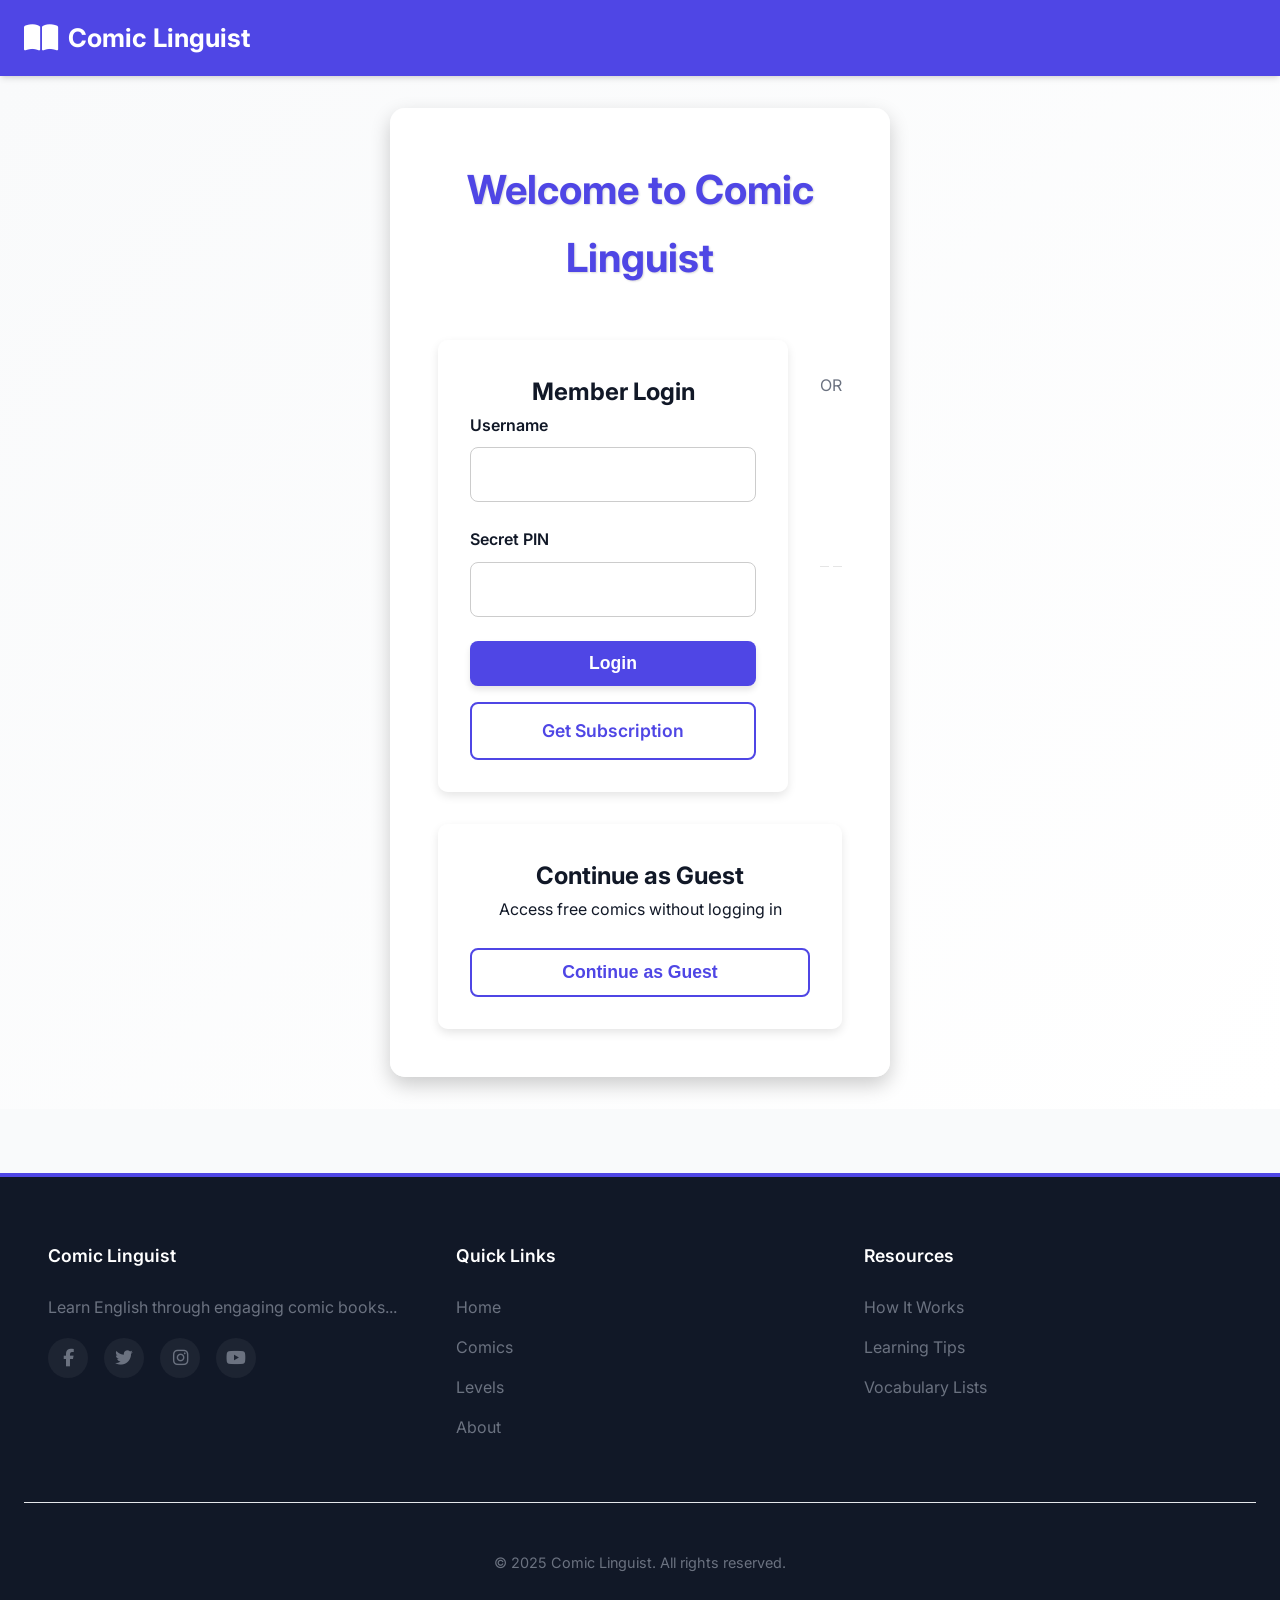
<file: pages/login.html>
<!DOCTYPE html>
<html lang="en">
<head>
    <meta charset="UTF-8">
    <meta name="viewport" content="width=device-width, initial-scale=1.0">
    <title>Login - Comic Linguist</title>
    <link rel="stylesheet" href="https://cdnjs.cloudflare.com/ajax/libs/font-awesome/6.4.0/css/all.min.css">
    <link rel="stylesheet" href="../style.css">
    <style>
        /* Updated Login Page Styles */
        .login-container {
            display: flex;
            align-items: center;
            justify-content: center;
            min-height: calc(100vh - 300px);
            padding: 2rem;
            background: linear-gradient(135deg, var(--bg-primary), var(--bg-secondary));
        }

        .login-box {
            background: rgba(255, 255, 255, 0.95);
            border-radius: 15px;
            box-shadow: 0 8px 20px rgba(0, 0, 0, 0.2);
            padding: 3rem;
            max-width: 500px;
            width: 100%;
            text-align: center;
            display: flex;
            flex-direction: column;
            gap: 2rem;
        }

        .login-options {
            display: flex;
            flex-wrap: wrap;
            justify-content: center;
            gap: 2rem;
        }

        .login-form,
        .guest-access {
            background: rgba(255, 255, 255, 0.85);
            border-radius: 10px;
            padding: 2rem;
            box-shadow: 0 4px 10px rgba(0, 0, 0, 0.1);
            transition: transform 0.3s ease, box-shadow 0.3s ease;
            flex: 1;
            min-width: 280px;
        }

        .login-form:hover,
        .guest-access:hover {
            transform: translateY(-8px);
            box-shadow: 0 8px 16px rgba(0, 0, 0, 0.15);
        }

        .login-title {
            font-size: 2.5rem;
            margin-bottom: 1rem;
            color: var(--primary);
            text-shadow: 1px 1px 2px rgba(0, 0, 0, 0.15);
        }

        .form-group {
            margin-bottom: 1.5rem;
            text-align: left;
        }

        .form-group label {
            display: block;
            margin-bottom: 0.5rem;
            color: var(--text-primary);
            font-weight: 600;
        }

        .form-group input {
            width: 100%;
            padding: 1rem;
            border: 1px solid #ccc;
            border-radius: 8px;
            background: #fff;
            color: var(--text-secondary);
            font-size: 1.1rem;
            transition: border-color 0.3s ease, box-shadow 0.3s ease;
        }

        .form-group input:focus {
            outline: none;
            border-color: var(--primary);
            box-shadow: 0 0 0 3px var(--primary-translucent);
        }

        .btn-container {
            margin-top: 1.5rem;
            display: flex;
            flex-direction: column;
            gap: 1rem;
        }

        .btn {
            padding: 0.75rem 1.5rem;
            font-size: 1.1rem;
            border-radius: 8px;
            transition: background-color 0.3s ease, transform 0.3s ease;
            cursor: pointer;
        }

        .btn-primary {
            background-color: var(--primary);
            color: #fff;
            border: none;
            box-shadow: 0 4px 6px rgba(0, 0, 0, 0.1);
        }

        .btn-primary:hover {
            background-color: var(--primary-dark);
            transform: translateY(-2px);
            box-shadow: 0 6px 10px rgba(0, 0, 0, 0.15);
        }

        .btn-outline {
            background-color: transparent;
            color: var(--primary);
            border: 2px solid var(--primary);
        }

        .btn-outline:hover {
            background-color: var(--primary-translucent);
            color: var(--primary-dark);
        }

        .divider {
            position: relative;
            text-align: center;
            margin: 2rem 0;
            color: var(--text-muted);
        }

        .divider::before,
        .divider::after {
            content: '';
            position: absolute;
            top: 50%;
            width: 40%;
            height: 1px;
            background: rgba(0, 0, 0, 0.1);
        }

        .divider::before {
            left: 0;
        }

        .divider::after {
            right: 0;
        }

        .error-message,
        .success-message {
            padding: 1rem;
            border-radius: 8px;
            margin-bottom: 1rem;
            display: none;
            font-weight: 600;
        }

        .error-message {
            color: var(--danger);
            background: rgba(239, 68, 68, 0.15);
            border: 1px solid rgba(239, 68, 68, 0.3);
        }

        .success-message {
            color: var(--success);
            background: rgba(16, 185, 129, 0.15);
            border: 1px solid rgba(16, 185, 129, 0.3);
        }

        /* Responsive adjustments */
        @media (max-width: 768px) {
            .login-box {
            padding: 2rem;
            }
            .login-options {
            flex-direction: column;
            gap: 1.5rem;
            }
        }

        @media (max-width: 576px) {
            .login-title {
            font-size: 2rem;
            }
            .form-group {
            margin-bottom: 1rem;
            }
            .form-group input {
            padding: 0.75rem;
            font-size: 1rem;
            }
            .btn {
            font-size: 1rem;
            }
            .btn-container {
            gap: 0.75rem;
            }
            .divider {
            margin: 1.5rem 0;
            }
        }
    </style>
</head>
<body>
    <!-- Header -->
    <header>
        <div class="container header-container">
            <a href="../index.html" class="logo">
                <i class="fas fa-book-open"></i>
                <span>Comic Linguist</span>
            </a>
        </div>
    </header>

    <!-- Login Container -->
    <main class="login-container">
        <div class="login-box">
            <h1 class="login-title">Welcome to Comic Linguist</h1>
            <div class="error-message" id="errorMessage"></div>
            <div class="success-message" id="successMessage"></div>
            
            <div class="login-options">
                <div class="login-form">
                    <h2>Member Login</h2>
                    <form id="loginForm">
                        <div class="form-group">
                            <label for="username">Username</label>
                            <input type="text" id="username" name="username" required>
                        </div>
                        <div class="form-group">
                            <label for="pin">Secret PIN</label>
                            <input type="password" id="pin" name="pin" required minlength="6" maxlength="6" pattern="[0-9]{6}">
                        </div>
                        <div class="btn-container">
                            <button type="submit" class="btn btn-primary">Login</button>
                            <a href="subscription.html" class="btn btn-outline">Get Subscription</a>
                        </div>
                    </form>
                </div>

                <div class="divider">OR</div>

                <div class="guest-access">
                    <h2>Continue as Guest</h2>
                    <p>Access free comics without logging in</p>
                    <div class="btn-container">
                        <button id="guestAccessBtn" class="btn btn-outline">Continue as Guest</button>
                    </div>
                </div>
            </div>
        </div>
    </main>

    <!-- Footer -->
    <footer>
        <div class="container footer-container">
            <div class="footer-col">
                <h3>Comic Linguist</h3>
                <p>Learn English through engaging comic books...</p>
                <div class="social-links">
                    <a href="#" aria-label="Facebook"><i class="fab fa-facebook-f"></i></a>
                    <a href="#" aria-label="Twitter"><i class="fab fa-twitter"></i></a>
                    <a href="#" aria-label="Instagram"><i class="fab fa-instagram"></i></a>
                    <a href="#" aria-label="YouTube"><i class="fab fa-youtube"></i></a>
                </div>
            </div>
            <div class="footer-col">
                <h3>Quick Links</h3>
                <ul>
                    <li><a href="../index.html">Home</a></li>
                    <li><a href="../index.html#comics">Comics</a></li>
                    <li><a href="levels.html">Levels</a></li>
                    <li><a href="about.html">About</a></li>
                </ul>
            </div>
            <div class="footer-col">
                <h3>Resources</h3>
                <ul>
                    <li><a href="how-it-works.html">How It Works</a></li>
                    <li><a href="learning-tips.html">Learning Tips</a></li>
                    <li><a href="vocabulary-lists.html">Vocabulary Lists</a></li>
                </ul>
            </div>
        </div>
        <div class="copyright">
            <p>© <span id="copyright-year">2025</span> Comic Linguist. All rights reserved.</p>
        </div>
    </footer>

    <script src="../script.js"></script>
    <script src="../js/auth.js"></script>
    <script>
        document.addEventListener('DOMContentLoaded', () => {
            const auth = new AuthManager();
            
            const loginForm = document.getElementById('loginForm');
            const guestAccessBtn = document.getElementById('guestAccessBtn');
            const errorMessage = document.getElementById('errorMessage');
            const successMessage = document.getElementById('successMessage');
            const formInputs = loginForm.querySelectorAll('input');

            // Redirect if already logged in
            if (auth.currentUser) {
                window.location.href = auth.isAuthenticated() ? 'profile.html' : 'subscription.html';
                return;
            }

            // Clear any existing messages
            function clearMessages() {
                errorMessage.style.display = 'none';
                successMessage.style.display = 'none';
            }

            // Show error with auto-hide
            function showError(message) {
                errorMessage.textContent = message;
                errorMessage.style.display = 'block';
                successMessage.style.display = 'none';
                setTimeout(() => {
                    errorMessage.style.display = 'none';
                }, 5000);
            }

            // Show success message
            function showSuccess(message) {
                successMessage.textContent = message;
                successMessage.style.display = 'block';
                errorMessage.style.display = 'none';
            }

            // Disable/enable form during submission
            function setFormDisabled(disabled) {
                formInputs.forEach(input => input.disabled = disabled);
                loginForm.querySelector('button[type="submit"]').disabled = disabled;
            }

            loginForm.addEventListener('submit', async (e) => {
                e.preventDefault();
                clearMessages();
                setFormDisabled(true);

                const username = document.getElementById('username').value.trim();
                const pin = document.getElementById('pin').value.trim();

                if (!username || !pin) {
                    showError('Please fill in all fields');
                    setFormDisabled(false);
                    return;
                }

                const result = await auth.login(username, pin);
                if (result.success) {
                    showSuccess('Login successful!');
                    setTimeout(() => {
                        window.location.href = 'profile.html';
                    }, 1000);
                } else {
                    showError(result.error);
                    setFormDisabled(false);
                }
            });

            guestAccessBtn.addEventListener('click', () => {
                auth.setGuest();
                window.location.href = '../index.html';
            });

            // Clear messages when user starts typing
            formInputs.forEach(input => {
                input.addEventListener('input', clearMessages);
            });

            // Listen for auth events
            auth.on('login', ({ username }) => {
                showSuccess(`Welcome back, ${username}!`);
            });

            auth.on('logout', () => {
                window.location.href = '../index.html';
            });
        });
    </script>
</body>
</html>
</file>
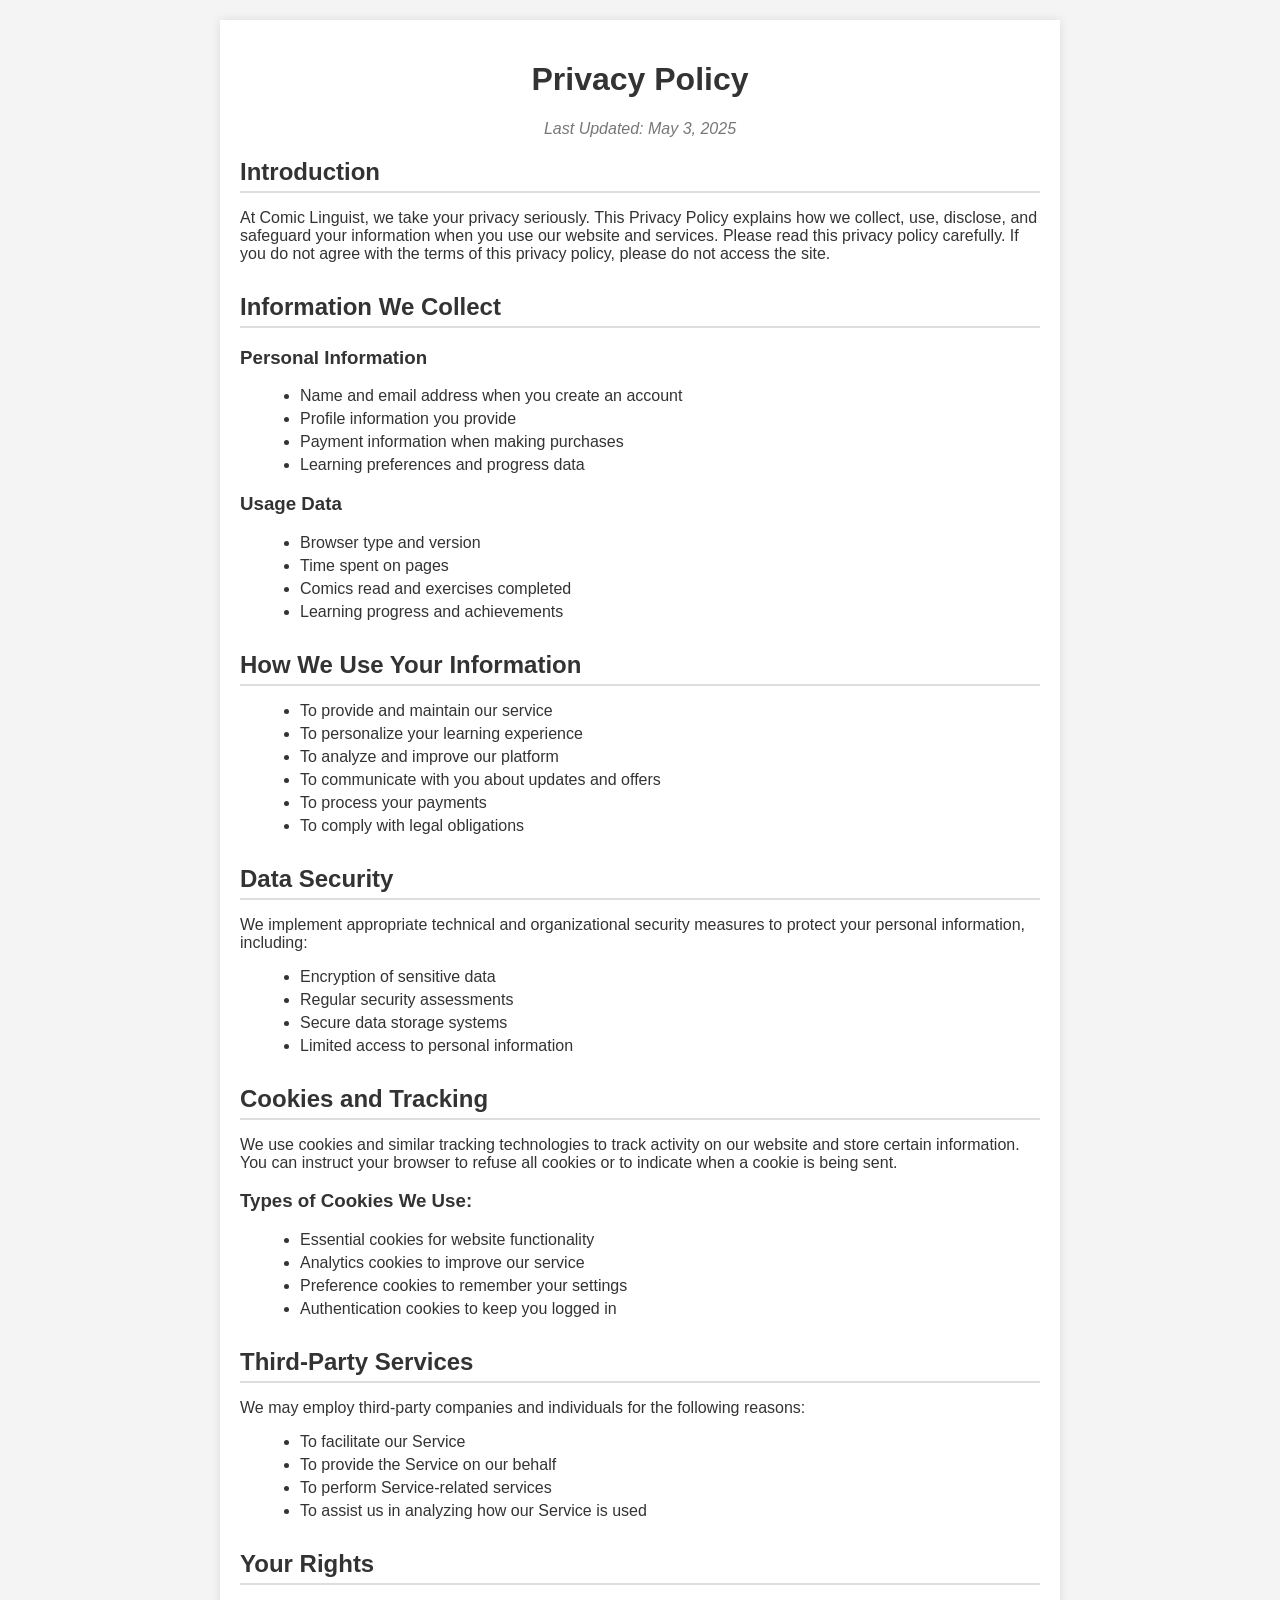
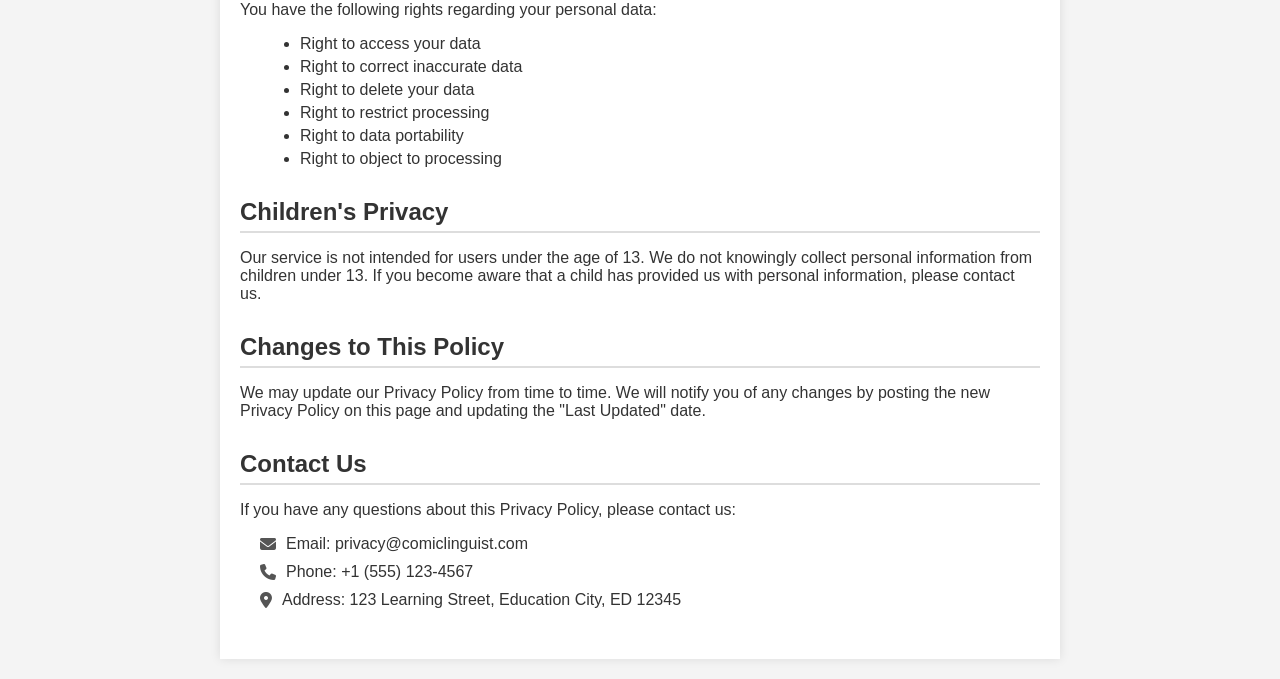
<file: pages/privacy-policy.html>
<!DOCTYPE html>
<html lang="en">
<head>
    <meta charset="UTF-8">
    <meta name="viewport" content="width=device-width, initial-scale=1.0">
    <title>Privacy Policy - Comic Linguist</title>
    <link rel="stylesheet" href="https://cdnjs.cloudflare.com/ajax/libs/font-awesome/6.4.0/css/all.min.css">
    <style>
        body {
            font-family: Arial, sans-serif;
            margin: 0;
            padding: 0;
            background-color: #f4f4f4;
            color: #333;
        }

        .container {
            max-width: 800px;
            margin: 20px auto;
            padding: 20px;
            background-color: #fff;
            box-shadow: 0 0 10px rgba(0, 0, 0, 0.1);
        }

        h1 {
            color: #333;
            text-align: center;
        }

        .last-updated {
            text-align: center;
            font-style: italic;
            color: #777;
            margin-bottom: 20px;
        }

        .policy-section {
            margin-bottom: 30px;
        }

        .policy-section h2 {
            color: #333;
            border-bottom: 2px solid #ddd;
            padding-bottom: 5px;
            margin-bottom: 15px;
        }

        .policy-section ul {
            list-style-type: disc;
            margin-left: 20px;
        }

        .policy-section li {
            margin-bottom: 5px;
        }

        .contact-info {
            list-style: none;
            padding: 0;
        }

        .contact-info li {
            display: flex;
            align-items: center;
            margin-bottom: 10px;
        }

        .contact-info i {
            margin-right: 10px;
            color: #555;
        }

        @media (max-width: 600px) {
            .container {
                padding: 10px;
            }

            .contact-info li {
                flex-direction: column;
                align-items: flex-start;
            }

            .contact-info i {
                margin-bottom: 5px;
            }
        }
    </style>
</head>
<body>
    <main class="container page-content">
        <h1>Privacy Policy</h1>
        <p class="last-updated">Last Updated: May 3, 2025</p>

        <section class="policy-section">
            <h2>Introduction</h2>
            <p>At Comic Linguist, we take your privacy seriously. This Privacy Policy explains how we collect, use, disclose, and safeguard your information when you use our website and services. Please read this privacy policy carefully. If you do not agree with the terms of this privacy policy, please do not access the site.</p>
        </section>

        <section class="policy-section">
            <h2>Information We Collect</h2>
            <h3>Personal Information</h3>
            <ul>
                <li>Name and email address when you create an account</li>
                <li>Profile information you provide</li>
                <li>Payment information when making purchases</li>
                <li>Learning preferences and progress data</li>
            </ul>

            <h3>Usage Data</h3>
            <ul>
                <li>Browser type and version</li>
                <li>Time spent on pages</li>
                <li>Comics read and exercises completed</li>
                <li>Learning progress and achievements</li>
            </ul>
        </section>

        <section class="policy-section">
            <h2>How We Use Your Information</h2>
            <ul>
                <li>To provide and maintain our service</li>
                <li>To personalize your learning experience</li>
                <li>To analyze and improve our platform</li>
                <li>To communicate with you about updates and offers</li>
                <li>To process your payments</li>
                <li>To comply with legal obligations</li>
            </ul>
        </section>

        <section class="policy-section">
            <h2>Data Security</h2>
            <p>We implement appropriate technical and organizational security measures to protect your personal information, including:</p>
            <ul>
                <li>Encryption of sensitive data</li>
                <li>Regular security assessments</li>
                <li>Secure data storage systems</li>
                <li>Limited access to personal information</li>
            </ul>
        </section>

        <section class="policy-section">
            <h2>Cookies and Tracking</h2>
            <p>We use cookies and similar tracking technologies to track activity on our website and store certain information. You can instruct your browser to refuse all cookies or to indicate when a cookie is being sent.</p>
            
            <h3>Types of Cookies We Use:</h3>
            <ul>
                <li>Essential cookies for website functionality</li>
                <li>Analytics cookies to improve our service</li>
                <li>Preference cookies to remember your settings</li>
                <li>Authentication cookies to keep you logged in</li>
            </ul>
        </section>

        <section class="policy-section">
            <h2>Third-Party Services</h2>
            <p>We may employ third-party companies and individuals for the following reasons:</p>
            <ul>
                <li>To facilitate our Service</li>
                <li>To provide the Service on our behalf</li>
                <li>To perform Service-related services</li>
                <li>To assist us in analyzing how our Service is used</li>
            </ul>
        </section>

        <section class="policy-section">
            <h2>Your Rights</h2>
            <p>You have the following rights regarding your personal data:</p>
            <ul>
                <li>Right to access your data</li>
                <li>Right to correct inaccurate data</li>
                <li>Right to delete your data</li>
                <li>Right to restrict processing</li>
                <li>Right to data portability</li>
                <li>Right to object to processing</li>
            </ul>
        </section>

        <section class="policy-section">
            <h2>Children's Privacy</h2>
            <p>Our service is not intended for users under the age of 13. We do not knowingly collect personal information from children under 13. If you become aware that a child has provided us with personal information, please contact us.</p>
        </section>

        <section class="policy-section">
            <h2>Changes to This Policy</h2>
            <p>We may update our Privacy Policy from time to time. We will notify you of any changes by posting the new Privacy Policy on this page and updating the "Last Updated" date.</p>
        </section>

        <section class="policy-section">
            <h2>Contact Us</h2>
            <p>If you have any questions about this Privacy Policy, please contact us:</p>
            <ul class="contact-info">
                <li><i class="fas fa-envelope"></i> Email: privacy@comiclinguist.com</li>
                <li><i class="fas fa-phone"></i> Phone: +1 (555) 123-4567</li>
                <li><i class="fas fa-map-marker-alt"></i> Address: 123 Learning Street, Education City, ED 12345</li>
            </ul>
        </section>
    </main>

</body>
</html>
</file>
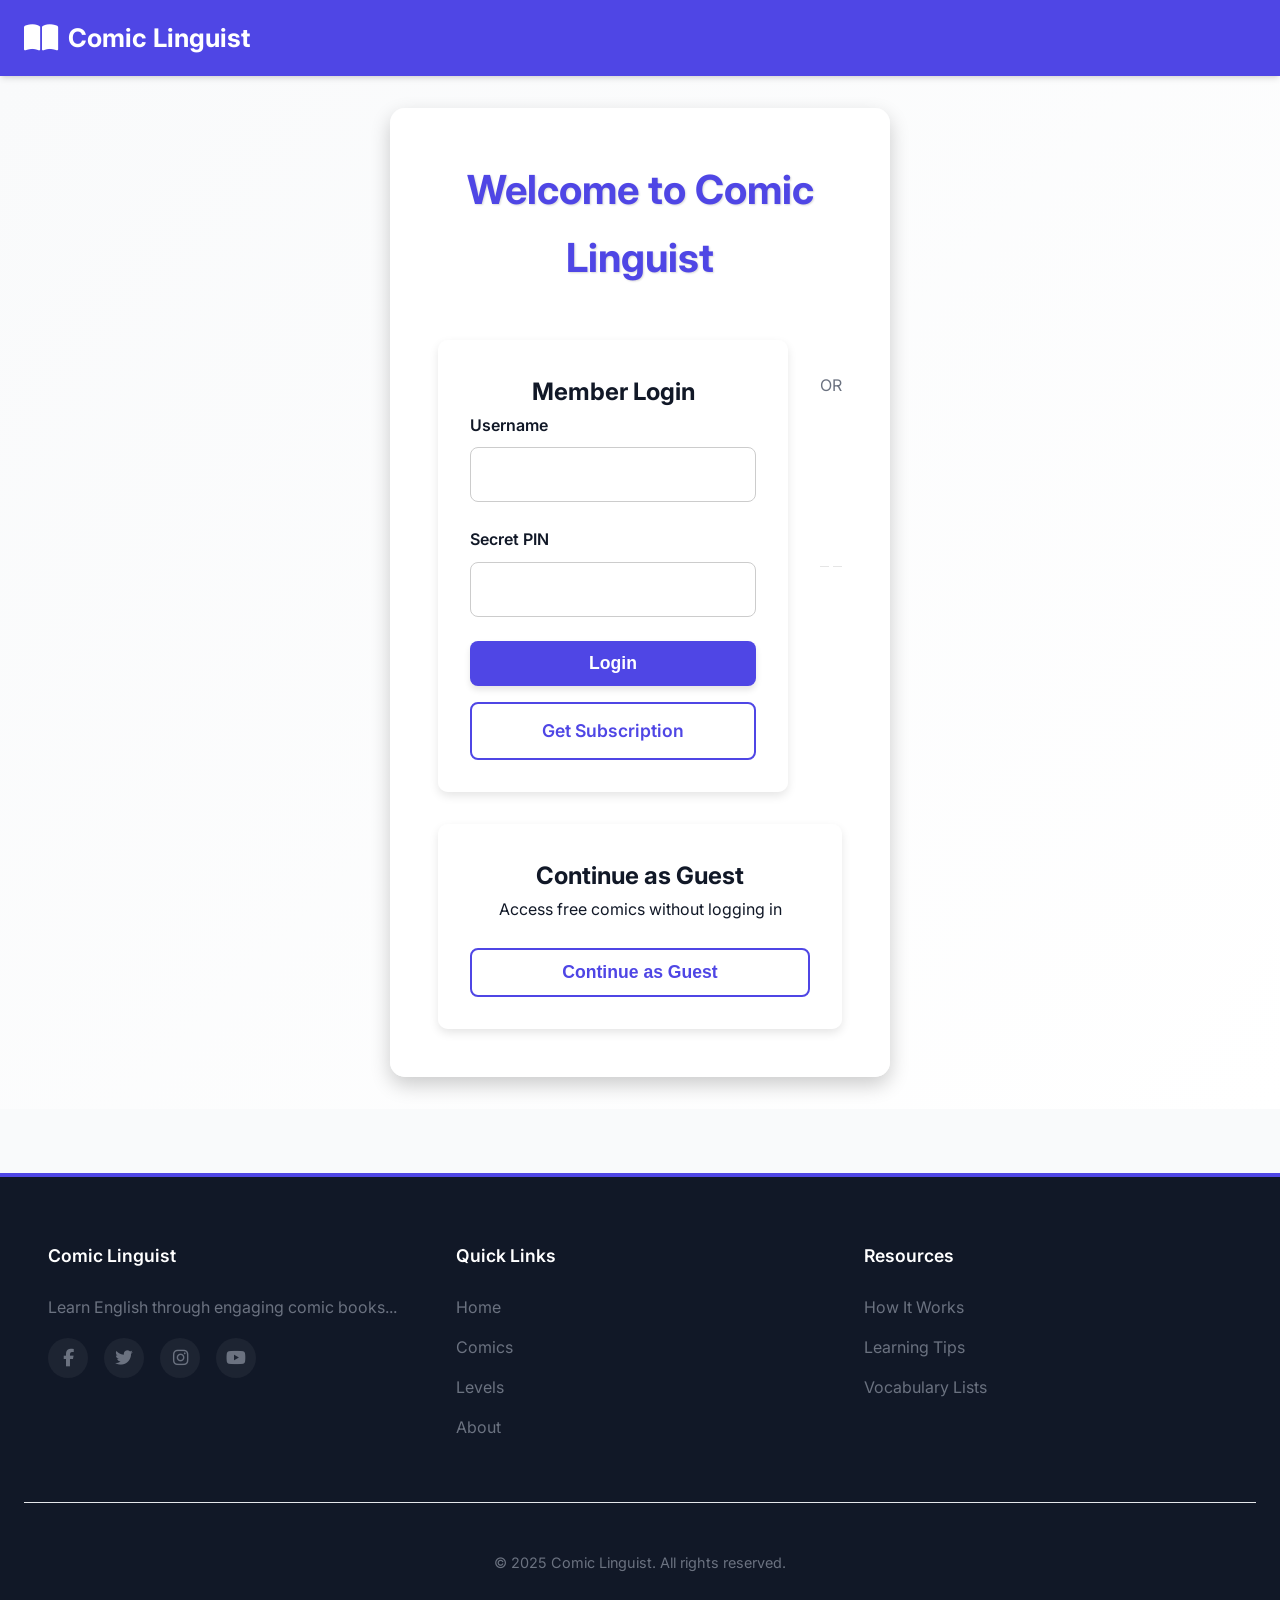
<file: pages/profile.html>
<!DOCTYPE html>
<html lang="en">
<head>
    <meta charset="UTF-8">
    <meta name="viewport" content="width=device-width, initial-scale=1.0">
    <title>My Profile - Comic Linguist</title>
    <link rel="stylesheet" href="https://cdnjs.cloudflare.com/ajax/libs/font-awesome/6.4.0/css/all.min.css">
    <link rel="stylesheet" href="../style.css">
    <style>
        .profile-container {
            min-height: calc(100vh - 300px);
            padding: 2rem;
        }

        .profile-header {
            background: var(--bg-secondary);
            border-radius: var(--border-radius);
            box-shadow: var(--shadow-lg);
            padding: 2rem;
            margin-bottom: 2rem;
            border: 1px solid var(--border-color);
            display: flex;
            align-items: center;
            gap: 2rem;
            flex-wrap: wrap;
        }

        .profile-avatar {
            width: 120px;
            height: 120px;
            border-radius: 50%;
            background: var(--primary);
            display: flex;
            align-items: center;
            justify-content: center;
            color: white;
            font-size: 3rem;
        }

        .profile-info {
            flex: 1;
            min-width: 250px;
        }

        .profile-name {
            font-size: 1.8rem;
            margin-bottom: 0.5rem;
            color: var(--text-primary);
        }

        .subscription-status {
            display: inline-block;
            padding: 0.5rem 1rem;
            border-radius: 50px;
            font-weight: 600;
            margin-bottom: 1rem;
        }

        .status-active {
            background: rgba(16, 185, 129, 0.1);
            color: var(--success);
        }

        .status-expired {
            background: rgba(239, 68, 68, 0.1);
            color: var(--danger);
        }

        .profile-sections {
            display: grid;
            grid-template-columns: repeat(auto-fit, minmax(300px, 1fr));
            gap: 2rem;
        }

        .profile-section {
            background: var(--bg-secondary);
            border-radius: var(--border-radius);
            box-shadow: var(--shadow-md);
            padding: 1.5rem;
            border: 1px solid var(--border-color);
        }

        .section-title {
            font-size: 1.2rem;
            margin-bottom: 1rem;
            padding-bottom: 0.5rem;
            border-bottom: 1px solid var(--border-color);
            color: var(--text-primary);
        }

        .subscription-details {
            display: grid;
            gap: 1rem;
        }

        .detail-item {
            display: flex;
            justify-content: space-between;
            align-items: center;
            padding: 0.5rem 0;
            border-bottom: 1px solid var(--border-color);
        }

        .detail-item:last-child {
            border-bottom: none;
        }

        .detail-label {
            color: var(--text-muted);
        }

        .detail-value {
            color: var(--text-primary);
            font-weight: 500;
        }

        .reading-stats {
            display: grid;
            grid-template-columns: repeat(auto-fit, minmax(130px, 1fr));
            gap: 1rem;
        }

        .stat-card {
            background: var(--bg-primary);
            padding: 1rem;
            border-radius: var(--border-radius);
            text-align: center;
            border: 1px solid var(--border-color);
        }

        .stat-value {
            font-size: 1.8rem;
            font-weight: 600;
            color: var(--primary);
            margin-bottom: 0.5rem;
        }

        .stat-label {
            color: var(--text-muted);
            font-size: 0.9rem;
        }

        .recent-activity {
            list-style: none;
            padding: 0;
        }

        .activity-item {
            display: flex;
            align-items: center;
            gap: 1rem;
            padding: 0.75rem 0;
            border-bottom: 1px solid var(--border-color);
        }

        .activity-item:last-child {
            border-bottom: none;
        }

        .activity-icon {
            width: 40px;
            height: 40px;
            border-radius: 50%;
            background: var(--bg-primary);
            display: flex;
            align-items: center;
            justify-content: center;
            color: var(--primary);
        }

        .activity-details {
            flex: 1;
        }

        .activity-title {
            color: var(--text-primary);
            margin-bottom: 0.25rem;
        }

        .activity-time {
            color: var(--text-muted);
            font-size: 0.9rem;
        }

        .btn-container {
            margin-top: 1.5rem;
            display: flex;
            gap: 1rem;
        }

        @media (max-width: 768px) {
            .profile-header {
                text-align: center;
                justify-content: center;
            }

            .btn-container {
                flex-direction: column;
            }

            .profile-avatar {
                margin: 0 auto;
            }

            .profile-info {
                text-align: center;
            }
        }

        @media (max-width: 480px) {
            .profile-container {
                padding: 1rem;
            }

            .profile-header {
                padding: 1.5rem;
            }

            .profile-sections {
                grid-template-columns: 1fr;
            }

            .stat-card {
                padding: 0.75rem;
            }
        }

        /* Mobile Navigation Styles */
        .mobile-menu-btn {
            display: none;
            background: none;
            border: none;
            font-size: 1.5rem;
            color: white;
            cursor: pointer;
            z-index: 1000;
            padding: 0.5rem;
        }

        @media (max-width: 768px) {
            .mobile-menu-btn {
                display: block;
            }

            nav {
                position: fixed;
                top: 0;
                right: -100%;
                width: 80%;
                max-width: 300px;
                height: 100vh;
                background: var(--bg-secondary);
                padding: 6rem 2rem 2rem;
                transition: right 0.3s ease-in-out;
                z-index: 900;
                box-shadow: -5px 0 15px rgba(0, 0, 0, 0.1);
            }

            nav.active {
                right: 0;
            }

            nav ul {
                flex-direction: column;
                gap: 1rem;
            }

            nav ul li {
                width: 100%;
            }

            nav ul li a {
                display: block;
                padding: 1rem;
                color: var(--text-primary);
                border-radius: var(--border-radius);
            }

            nav ul li a:hover,
            nav ul li a.active {
                background: var(--primary);
                color: white;
            }

            .header-container {
                position: relative;
            }

            .nav-actions {
                margin-left: auto;
            }
        }
    </style>
</head>
<body>
    <!-- Header -->
    <header>
        <div class="container header-container">
            <a href="../index.html" class="logo">
                <i class="fas fa-book-open"></i>
                <span>Comic Linguist</span>
            </a>
            <button class="mobile-menu-btn" aria-label="Toggle menu" aria-expanded="false">
                <i class="fas fa-bars"></i>
            </button>
            <nav>
                <ul>
                    <li><a href="../index.html">Home</a></li>
                    <li><a href="../index.html#comics">Comics</a></li>
                    <li><a href="levels.html">Levels</a></li>
                    <li><a href="about.html">About</a></li>
                </ul>
            </nav>
            <div class="nav-actions">
                <button class="theme-toggle" aria-label="Switch theme">
                    <i class="fas fa-moon"></i>
                </button>
            </div>
        </div>
    </header>

    <!-- Profile Container -->
    <main class="container profile-container">
        <div class="profile-header">
            <div class="profile-avatar">
                <i class="fas fa-user"></i>
            </div>
            <div class="profile-info">
                <h1 class="profile-name" id="profileUsername">Loading...</h1>
                <div class="subscription-status status-active" id="subscriptionStatus">Active Subscription</div>
                <div class="btn-container">
                    <a href="subscription.html" class="btn btn-primary">Manage Subscription</a>
                    <button id="logoutBtn" class="btn btn-outline">Logout</button>
                </div>
            </div>
        </div>

        <div class="profile-sections">
            <div class="profile-section">
                <h2 class="section-title">Subscription Details</h2>
                <div class="subscription-details">
                    <div class="detail-item">
                        <span class="detail-label">Plan</span>
                        <span class="detail-value" id="subscriptionPlan">Loading...</span>
                    </div>
                    <div class="detail-item">
                        <span class="detail-label">Status</span>
                        <span class="detail-value" id="subscriptionStatusDetail">Loading...</span>
                    </div>
                    <div class="detail-item">
                        <span class="detail-label">Expiry Date</span>
                        <span class="detail-value" id="subscriptionExpiry">Loading...</span>
                    </div>
                </div>
            </div>

        </main>

            

    <!-- Footer -->
    <footer>
        <div class="container footer-container">
            <div class="footer-col">
                <h3>Comic Linguist</h3>
                <p>Learn English through engaging comic books...</p>
                <div class="social-links">
                    <a href="#" aria-label="Facebook"><i class="fab fa-facebook-f"></i></a>
                    <a href="#" aria-label="Twitter"><i class="fab fa-twitter"></i></a>
                    <a href="#" aria-label="Instagram"><i class="fab fa-instagram"></i></a>
                    <a href="#" aria-label="YouTube"><i class="fab fa-youtube"></i></a>
                </div>
            </div>
            <div class="footer-col">
                <h3>Quick Links</h3>
                <ul>
                    <li><a href="../index.html">Home</a></li>
                    <li><a href="../index.html#comics">Comics</a></li>
                    <li><a href="levels.html">Levels</a></li>
                    <li><a href="about.html">About</a></li>
                </ul>
            </div>
            <div class="footer-col">
                <h3>Resources</h3>
                <ul>
                    <li><a href="how-it-works.html">How It Works</a></li>
                    <li><a href="learning-tips.html">Learning Tips</a></li>
                    <li><a href="vocabulary-lists.html">Vocabulary Lists</a></li>
                </ul>
            </div>
        </div>
        <div class="copyright">
            <p>© <span id="copyright-year">2025</span> Comic Linguist. All rights reserved.</p>
        </div>
    </footer>

    <script src="../js/auth.js"></script>
    <script>
        document.addEventListener('DOMContentLoaded', () => {
            const auth = new AuthManager();
            
            // Check authentication and redirect if needed
            if (auth.redirectIfNotAuthenticated()) {
                return;
            }

            // Get UI elements
            const profileUsername = document.getElementById('profileUsername');
            const subscriptionStatus = document.getElementById('subscriptionStatus');
            const subscriptionPlan = document.getElementById('subscriptionPlan');
            const subscriptionStatusDetail = document.getElementById('subscriptionStatusDetail');
            const subscriptionExpiry = document.getElementById('subscriptionExpiry');
            const logoutBtn = document.getElementById('logoutBtn');

            // Update profile information
            function updateProfileUI() {
                const profileData = auth.getProfileData();
                if (!profileData) {
                    window.location.href = 'login.html';
                    return;
                }

                profileUsername.textContent = profileData.username;
                subscriptionPlan.textContent = profileData.subscriptionType;
                subscriptionStatusDetail.textContent = profileData.status;

                if (profileData.expiryDate) {
                    const expiryDate = new Date(profileData.expiryDate);
                    subscriptionExpiry.textContent = expiryDate.toLocaleDateString();
                    
                    // Update subscription status
                    if (profileData.isExpired) {
                        subscriptionStatus.textContent = 'Subscription Expired';
                        subscriptionStatus.className = 'subscription-status status-expired';
                    } else {
                        // Calculate days remaining
                        const daysRemaining = Math.ceil((expiryDate - new Date()) / (1000 * 60 * 60 * 24));
                        subscriptionStatus.textContent = `Active (${daysRemaining} days remaining)`;
                        subscriptionStatus.className = 'subscription-status status-active';
                    }
                } else {
                    subscriptionExpiry.textContent = 'N/A';
                    subscriptionStatus.textContent = 'Free Access';
                    subscriptionStatus.className = 'subscription-status';
                }
            }

            // Initialize profile
            updateProfileUI();

            // Handle logout
            logoutBtn.addEventListener('click', () => {
                auth.logout();
                window.location.href = '../index.html';
            });

            // Listen for auth events
            auth.on('logout', () => {
                window.location.href = 'login.html';
            });

            // Update UI when storage changes
            window.addEventListener('storage', (e) => {
                if (e.key === 'currentUser' || e.key === 'isGuest') {
                    updateProfileUI();
                }
            });

            // Mobile Menu Toggle
            const mobileMenuBtn = document.querySelector('.mobile-menu-btn');
            const nav = document.querySelector('nav');

            function toggleMenu() {
                const isExpanded = mobileMenuBtn.getAttribute('aria-expanded') === 'true';
                mobileMenuBtn.setAttribute('aria-expanded', !isExpanded);
                nav.classList.toggle('active');
                
                // Toggle icon
                const icon = mobileMenuBtn.querySelector('i');
                icon.classList.toggle('fa-bars');
                icon.classList.toggle('fa-times');
            }

            // Close menu when clicking outside
            document.addEventListener('click', (e) => {
                if (nav.classList.contains('active') && 
                    !nav.contains(e.target) && 
                    !mobileMenuBtn.contains(e.target)) {
                    toggleMenu();
                }
            });

            // Toggle menu on button click
            mobileMenuBtn.addEventListener('click', (e) => {
                e.stopPropagation();
                toggleMenu();
            });

            // Close menu when clicking on links
            document.querySelectorAll('nav a').forEach(link => {
                link.addEventListener('click', () => {
                    if (nav.classList.contains('active')) {
                        toggleMenu();
                    }
                });
            });
        });
    </script>
</body>
</html>
</file>
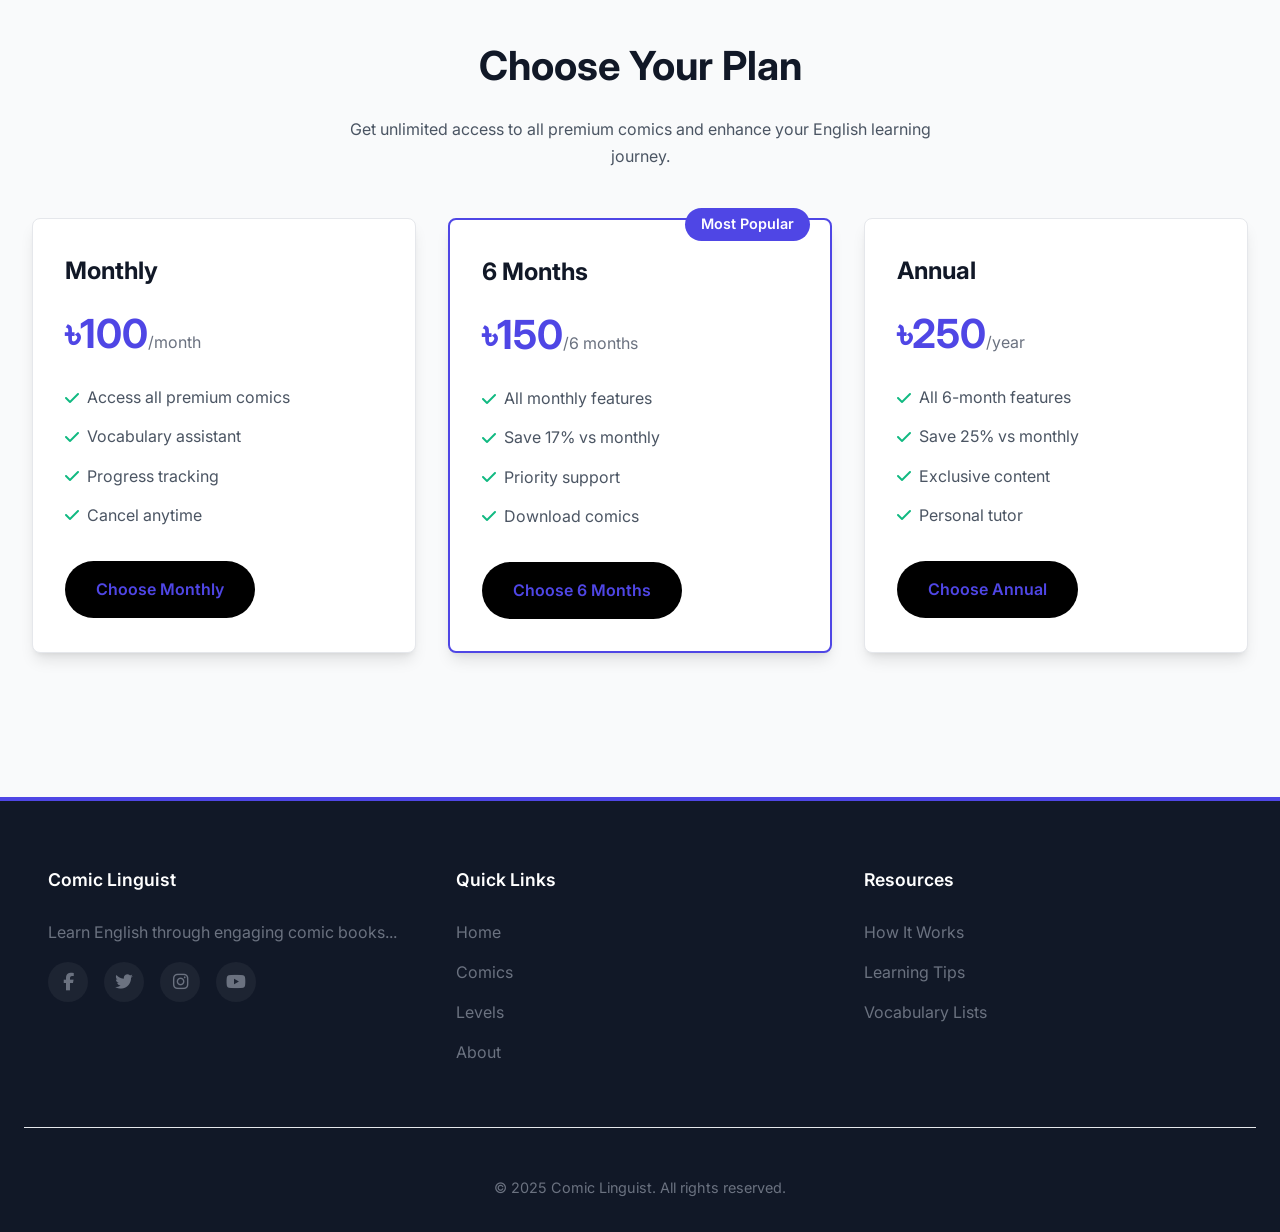
<file: pages/subscription.html>
<!DOCTYPE html>
<html lang="en">
<head>
    <meta charset="UTF-8">
    <meta name="viewport" content="width=device-width, initial-scale=1.0">
    <title>Subscription - Comic Linguist</title>
    <link rel="stylesheet" href="https://cdnjs.cloudflare.com/ajax/libs/font-awesome/6.4.0/css/all.min.css">
    <link rel="stylesheet" href="../style.css">
    <style>
        .subscription-container {
            min-height: calc(100vh - 300px);
            padding: 2rem;
        }

        .subscription-header {
            text-align: center;
            margin-bottom: 3rem;
        }

        .subscription-title {
            font-size: 2.5rem;
            color: var(--text-primary);
            margin-bottom: 1rem;
        }

        .subscription-description {
            color: var(--text-secondary);
            max-width: 600px;
            margin: 0 auto;
        }

        .plans-container {
            display: grid;
            grid-template-columns: repeat(auto-fit, minmax(280px, 1fr));
            gap: 2rem;
            margin-bottom: 3rem;
        }

        .plan-card {
            background: var(--bg-secondary);
            border-radius: var(--border-radius);
            box-shadow: var(--shadow-lg);
            padding: 2rem;
            border: 1px solid var(--border-color);
            transition: transform 0.3s ease, box-shadow 0.3s ease;
        }

        .plan-card:hover {
            transform: translateY(-5px);
            box-shadow: var(--shadow-xl);
        }

        .plan-card.featured {
            border: 2px solid var(--primary);
            position: relative;
        }

        .featured-badge {
            position: absolute;
            top: -12px;
            right: 20px;
            background: var(--primary);
            color: white;
            padding: 0.25rem 1rem;
            border-radius: 20px;
            font-size: 0.9rem;
            font-weight: 600;
        }

        .plan-name {
            font-size: 1.5rem;
            color: var(--text-primary);
            margin-bottom: 0.5rem;
        }

        .plan-price {
            font-size: 2.5rem;
            color: var(--primary);
            font-weight: 700;
            margin-bottom: 1rem;
        }

        .plan-price small {
            font-size: 1rem;
            color: var(--text-muted);
            font-weight: normal;
        }

        .plan-features {
            list-style: none;
            padding: 0;
            margin: 0 0 2rem;
        }

        .plan-features li {
            display: flex;
            align-items: center;
            gap: 0.5rem;
            margin-bottom: 0.75rem;
            color: var(--text-secondary);
        }

        .plan-features i {
            color: var(--success);
        }

        .payment-section {
            max-width: 600px;
            margin: 0 auto;
            background: var(--bg-secondary);
            padding: 2rem;
            border-radius: var(--border-radius);
            box-shadow: var(--shadow-md);
            border: 1px solid var(--border-color);
        }

        .payment-title {
            font-size: 1.5rem;
            color: var(--text-primary);
            margin-bottom: 1.5rem;
            padding-bottom: 0.5rem;
            border-bottom: 1px solid var(--border-color);
        }

        .form-group {
            margin-bottom: 1.5rem;
        }

        .form-group label {
            display: block;
            margin-bottom: 0.5rem;
            color: var(--text-primary);
        }

        .form-group input {
            width: 100%;
            padding: 0.75rem;
            border: 1px solid var(--border-color);
            border-radius: var(--border-radius);
            background: var(--bg-secondary);
            color: var(--text-primary);
            font-size: 1rem;
        }

        .form-row {
            display: grid;
            grid-template-columns: 2fr 1fr;
            gap: 1rem;
        }

        .secure-badge {
            display: flex;
            align-items: center;
            gap: 0.5rem;
            color: var(--success);
            font-size: 0.9rem;
            margin-top: 1rem;
        }

        @media (max-width: 768px) {
            .subscription-container {
                padding: 1rem;
            }

            .subscription-title {
                font-size: 2rem;
            }

            .plan-card {
                padding: 1.5rem;
            }

            .form-row {
                grid-template-columns: 1fr;
            }
        }

        @media (max-width: 480px) {
            .plans-container {
                grid-template-columns: 1fr;
            }
        }
    </style>
</head>
<body>


    <!-- Subscription Container -->
    <main class="container subscription-container">
        <div class="subscription-header">
            <h1 class="subscription-title">Choose Your Plan</h1>
            <p class="subscription-description">
                Get unlimited access to all premium comics and enhance your English learning journey.
            </p>
        </div>

        <div class="plans-container">
            <div class="plan-card">
                <h2 class="plan-name">Monthly</h2>
                <div class="plan-price">
                    ৳100<small>/month</small>
                </div>
                <ul class="plan-features">
                    <li><i class="fas fa-check"></i> Access all premium comics</li>
                    <li><i class="fas fa-check"></i> Vocabulary assistant</li>
                    <li><i class="fas fa-check"></i> Progress tracking</li>
                    <li><i class="fas fa-check"></i> Cancel anytime</li>
                </ul>
                <a href="https://forms.google.com/monthly-subscription" class="btn btn-primary" target="_blank">Choose Monthly</a>
            </div>

            <div class="plan-card featured">
                <span class="featured-badge">Most Popular</span>
                <h2 class="plan-name">6 Months</h2>
                <div class="plan-price">
                    ৳150<small>/6 months</small>
                </div>
                <ul class="plan-features">
                    <li><i class="fas fa-check"></i> All monthly features</li>
                    <li><i class="fas fa-check"></i> Save 17% vs monthly</li>
                    <li><i class="fas fa-check"></i> Priority support</li>
                    <li><i class="fas fa-check"></i> Download comics</li>
                </ul>
                <a href="https://forms.google.com/6month-subscription" class="btn btn-primary" target="_blank">Choose 6 Months</a>
            </div>

            <div class="plan-card">
                <h2 class="plan-name">Annual</h2>
                <div class="plan-price">
                    ৳250<small>/year</small>
                </div>
                <ul class="plan-features">
                    <li><i class="fas fa-check"></i> All 6-month features</li>
                    <li><i class="fas fa-check"></i> Save 25% vs monthly</li>
                    <li><i class="fas fa-check"></i> Exclusive content</li>
                    <li><i class="fas fa-check"></i> Personal tutor</li>
                </ul>
                <a href="https://forms.google.com/annual-subscription" class="btn btn-primary" target="_blank">Choose Annual</a>
            </div>
        </div>

        <div class="payment-section" id="paymentSection" style="display: none;">
            <h2 class="payment-title">Payment Details</h2>
            <form id="paymentForm">
                <div class="form-group">
                    <label for="cardName">Cardholder Name</label>
                    <input type="text" id="cardName" required>
                </div>
                <div class="form-group">
                    <label for="cardNumber">Card Number</label>
                    <input type="text" id="cardNumber" required pattern="[0-9]{16}" maxlength="16">
                </div>
                <div class="form-row">
                    <div class="form-group">
                        <label for="expiryDate">Expiry Date</label>
                        <input type="text" id="expiryDate" required pattern="[0-9]{2}/[0-9]{2}" placeholder="MM/YY">
                    </div>
                    <div class="form-group">
                        <label for="cvv">CVV</label>
                        <input type="text" id="cvv" required pattern="[0-9]{3,4}" maxlength="4">
                    </div>
                </div>
                <button type="submit" class="btn btn-primary">Subscribe Now</button>
                <div class="secure-badge">
                    <i class="fas fa-lock"></i>
                    Secure Payment
                </div>
            </form>
        </div>
    </main>

    <!-- Footer -->
    <footer>
        <div class="container footer-container">
            <div class="footer-col">
                <h3>Comic Linguist</h3>
                <p>Learn English through engaging comic books...</p>
                <div class="social-links">
                    <a href="#" aria-label="Facebook"><i class="fab fa-facebook-f"></i></a>
                    <a href="#" aria-label="Twitter"><i class="fab fa-twitter"></i></a>
                    <a href="#" aria-label="Instagram"><i class="fab fa-instagram"></i></a>
                    <a href="#" aria-label="YouTube"><i class="fab fa-youtube"></i></a>
                </div>
            </div>
            <div class="footer-col">
                <h3>Quick Links</h3>
                <ul>
                    <li><a href="../index.html">Home</a></li>
                    <li><a href="../index.html#comics">Comics</a></li>
                    <li><a href="levels.html">Levels</a></li>
                    <li><a href="about.html">About</a></li>
                </ul>
            </div>
            <div class="footer-col">
                <h3>Resources</h3>
                <ul>
                    <li><a href="how-it-works.html">How It Works</a></li>
                    <li><a href="learning-tips.html">Learning Tips</a></li>
                    <li><a href="vocabulary-lists.html">Vocabulary Lists</a></li>
                </ul>
            </div>
        </div>
        <div class="copyright">
            <p>© <span id="copyright-year">2025</span> Comic Linguist. All rights reserved.</p>
        </div>
    </footer>

    <script src="../script.js"></script>
</body>
</html>
</file>
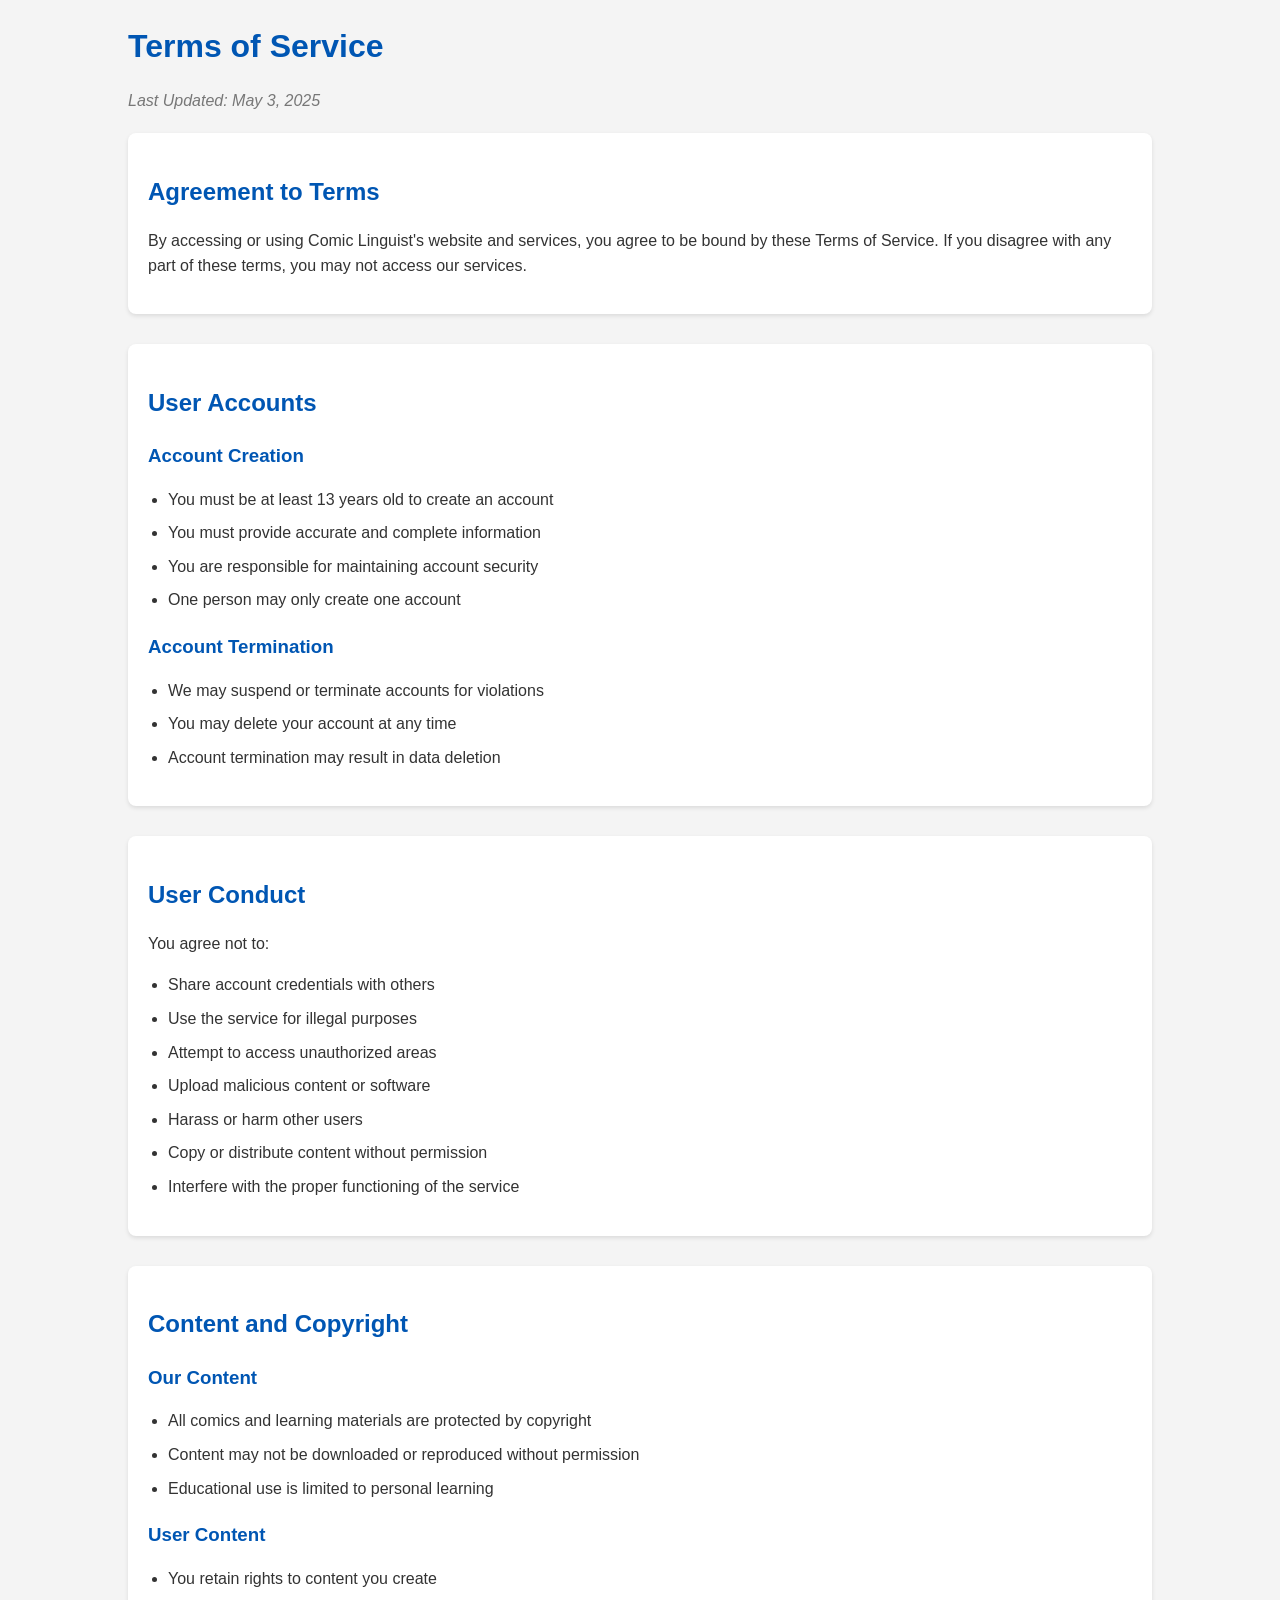
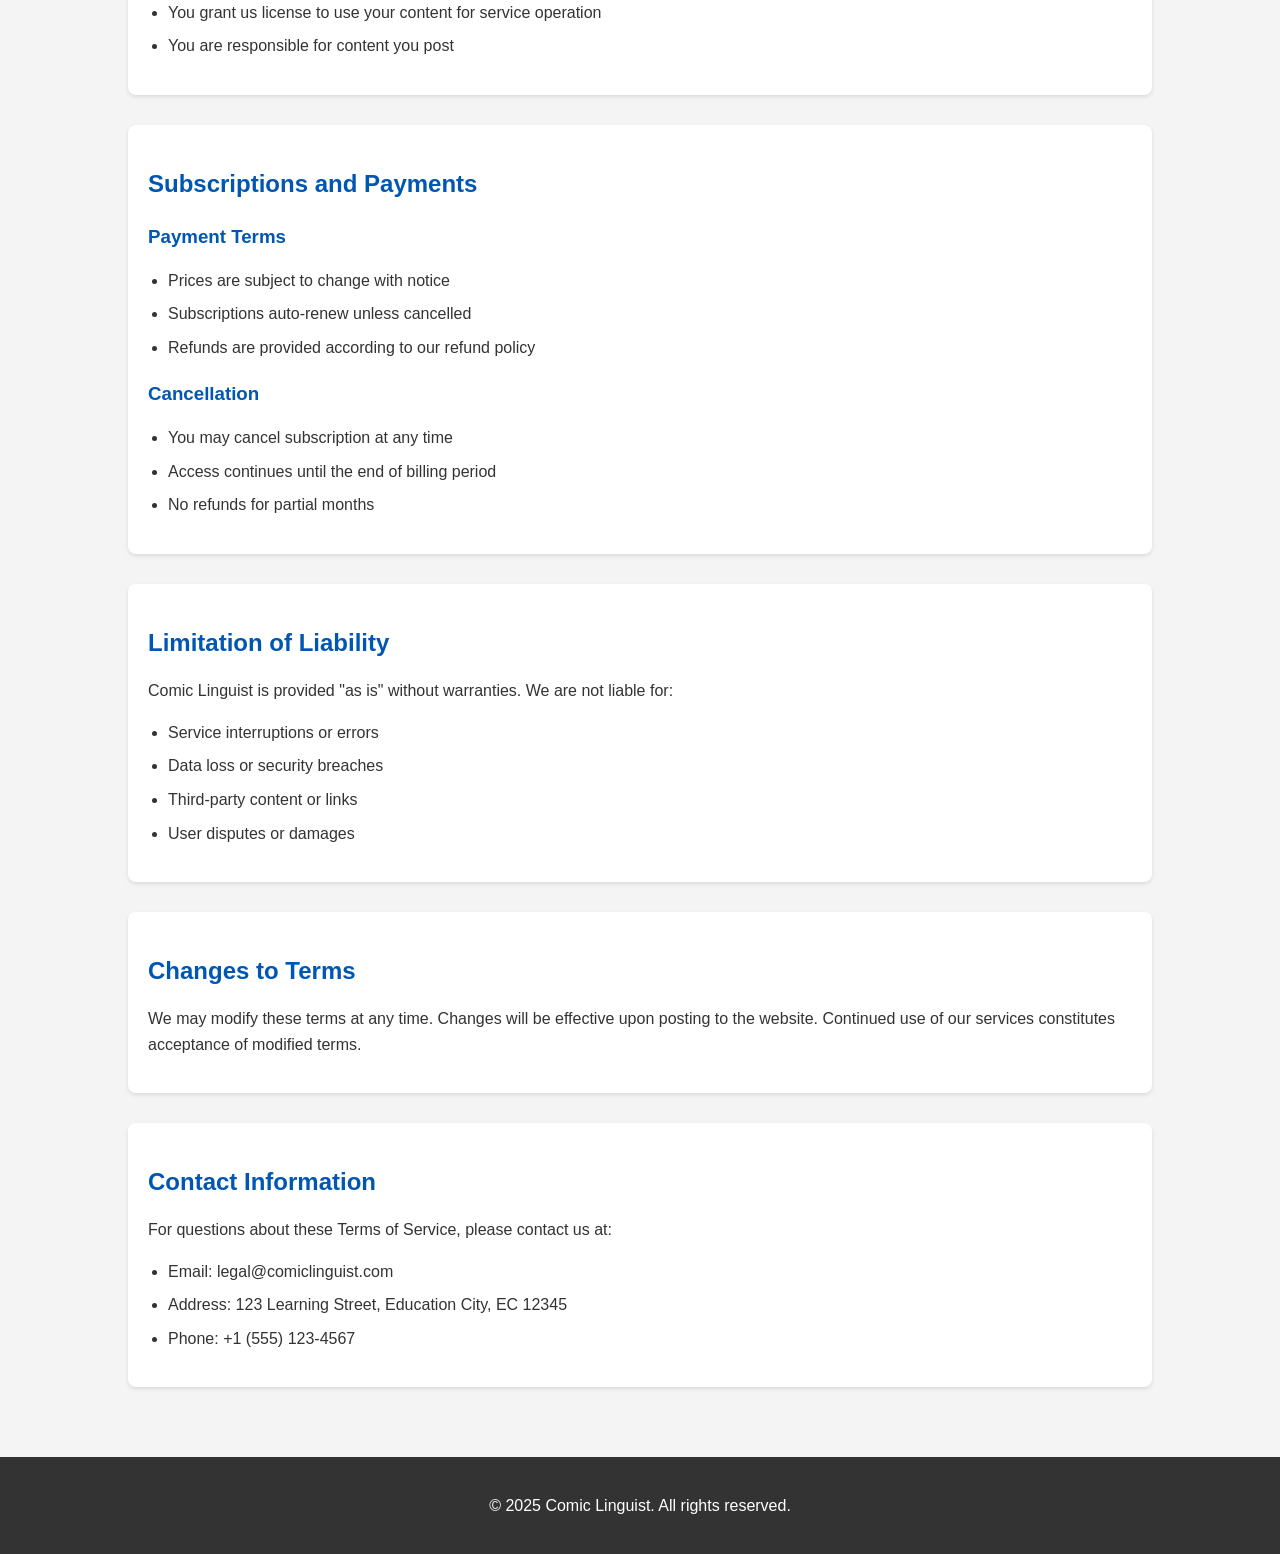
<file: pages/terms-of-service.html>
<!DOCTYPE html>
<html lang="en">

<head>
    <meta charset="UTF-8">
    <meta name="viewport" content="width=device-width, initial-scale=1.0">
    <title>Terms of Service - Comic Linguist</title>
    <link rel="stylesheet" href="https://cdnjs.cloudflare.com/ajax/libs/font-awesome/6.4.0/css/all.min.css">
    <style>
        body {
            font-family: Arial, sans-serif;
            margin: 0;
            padding: 0;
            background-color: #f4f4f4;
            color: #333;
            line-height: 1.6;
        }

        .container {
            width: 80%;
            margin: auto;
            overflow: hidden;
            padding: 0 20px;
        }

        main {
            padding: 20px 0;
        }

        h1,
        h2,
        h3 {
            color: #0056b3;
            margin-bottom: 15px;
        }

        .last-updated {
            font-style: italic;
            color: #777;
            margin-bottom: 20px;
            display: block;
        }

        section {
            margin-bottom: 30px;
            background: white;
            padding: 20px;
            border-radius: 8px;
            box-shadow: 0 2px 4px rgba(0, 0, 0, 0.1);
        }

        ul {
            list-style: disc;
            padding-left: 20px;
        }

        li {
            margin-bottom: 8px;
        }

        p {
            margin-bottom: 15px;
        }

        /* Footer Styles */
        footer {
            background-color: #333;
            color: white;
            text-align: center;
            padding: 20px 0;
            margin-top: 40px;
        }

        footer a {
            color: #fff;
            text-decoration: none;
        }

        footer a:hover {
            text-decoration: underline;
        }

        .copyright {
            margin-top: 10px;
            font-size: 0.9em;
        }

        /* Responsive Design */
        @media (max-width: 768px) {
            .container {
                width: 95%;
            }

            section {
                padding: 15px;
            }
        }
    </style>
</head>

<body>
    <main class="container page-content">
        <h1>Terms of Service</h1>
        <span class="last-updated">Last Updated: May 3, 2025</span>

        <section class="feature-section">
            <h2>Agreement to Terms</h2>
            <div class="feature-content">
                <div class="feature-text">
                    <p>By accessing or using Comic Linguist's website and services, you agree to be bound by these
                        Terms of Service. If you disagree with any part of these terms, you may not access our
                        services.</p>
                </div>
            </div>
        </section>

        <section class="feature-section">
            <h2>User Accounts</h2>
            <div class="feature-content">
                <div class="feature-text">
                    <h3>Account Creation</h3>
                    <ul>
                        <li>You must be at least 13 years old to create an account</li>
                        <li>You must provide accurate and complete information</li>
                        <li>You are responsible for maintaining account security</li>
                        <li>One person may only create one account</li>
                    </ul>

                    <h3>Account Termination</h3>
                    <ul>
                        <li>We may suspend or terminate accounts for violations</li>
                        <li>You may delete your account at any time</li>
                        <li>Account termination may result in data deletion</li>
                    </ul>
                </div>
            </div>
        </section>

        <section class="feature-section">
            <h2>User Conduct</h2>
            <div class="feature-content">
                <div class="feature-text">
                    <p>You agree not to:</p>
                    <ul>
                        <li>Share account credentials with others</li>
                        <li>Use the service for illegal purposes</li>
                        <li>Attempt to access unauthorized areas</li>
                        <li>Upload malicious content or software</li>
                        <li>Harass or harm other users</li>
                        <li>Copy or distribute content without permission</li>
                        <li>Interfere with the proper functioning of the service</li>
                    </ul>
                </div>
            </div>
        </section>

        <section class="feature-section">
            <h2>Content and Copyright</h2>
            <div class="feature-content">
                <div class="feature-text">
                    <h3>Our Content</h3>
                    <ul>
                        <li>All comics and learning materials are protected by copyright</li>
                        <li>Content may not be downloaded or reproduced without permission</li>
                        <li>Educational use is limited to personal learning</li>
                    </ul>

                    <h3>User Content</h3>
                    <ul>
                        <li>You retain rights to content you create</li>
                        <li>You grant us license to use your content for service operation</li>
                        <li>You are responsible for content you post</li>
                    </ul>
                </div>
            </div>
        </section>

        <section class="feature-section">
            <h2>Subscriptions and Payments</h2>
            <div class="feature-content">
                <div class="feature-text">
                    <h3>Payment Terms</h3>
                    <ul>
                        <li>Prices are subject to change with notice</li>
                        <li>Subscriptions auto-renew unless cancelled</li>
                        <li>Refunds are provided according to our refund policy</li>
                    </ul>

                    <h3>Cancellation</h3>
                    <ul>
                        <li>You may cancel subscription at any time</li>
                        <li>Access continues until the end of billing period</li>
                        <li>No refunds for partial months</li>
                    </ul>
                </div>
            </div>
        </section>

        <section class="feature-section">
            <h2>Limitation of Liability</h2>
            <div class="feature-content">
                <div class="feature-text">
                    <p>Comic Linguist is provided "as is" without warranties. We are not liable for:</p>
                    <ul>
                        <li>Service interruptions or errors</li>
                        <li>Data loss or security breaches</li>
                        <li>Third-party content or links</li>
                        <li>User disputes or damages</li>
                    </ul>
                </div>
            </div>
        </section>

        <section class="feature-section">
            <h2>Changes to Terms</h2>
            <div class="feature-content">
                <div class="feature-text">
                    <p>We may modify these terms at any time. Changes will be effective upon posting to the website.
                        Continued use of our services constitutes acceptance of modified terms.</p>
                </div>
            </div>
        </section>

        <section class="feature-section">
            <h2>Contact Information</h2>
            <div class="feature-content">
                <div class="feature-text">
                    <p>For questions about these Terms of Service, please contact us at:</p>
                    <ul>
                        <li>Email: legal@comiclinguist.com</li>
                        <li>Address: 123 Learning Street, Education City, EC 12345</li>
                        <li>Phone: +1 (555) 123-4567</li>
                    </ul>
                </div>
            </div>
        </section>
    </main>

    <footer>
        <div class="container">
            <p>&copy; <span id="copyright-year">2025</span> Comic Linguist. All rights reserved.</p>
        </div>
    </footer>
</body>

</html>
</file>
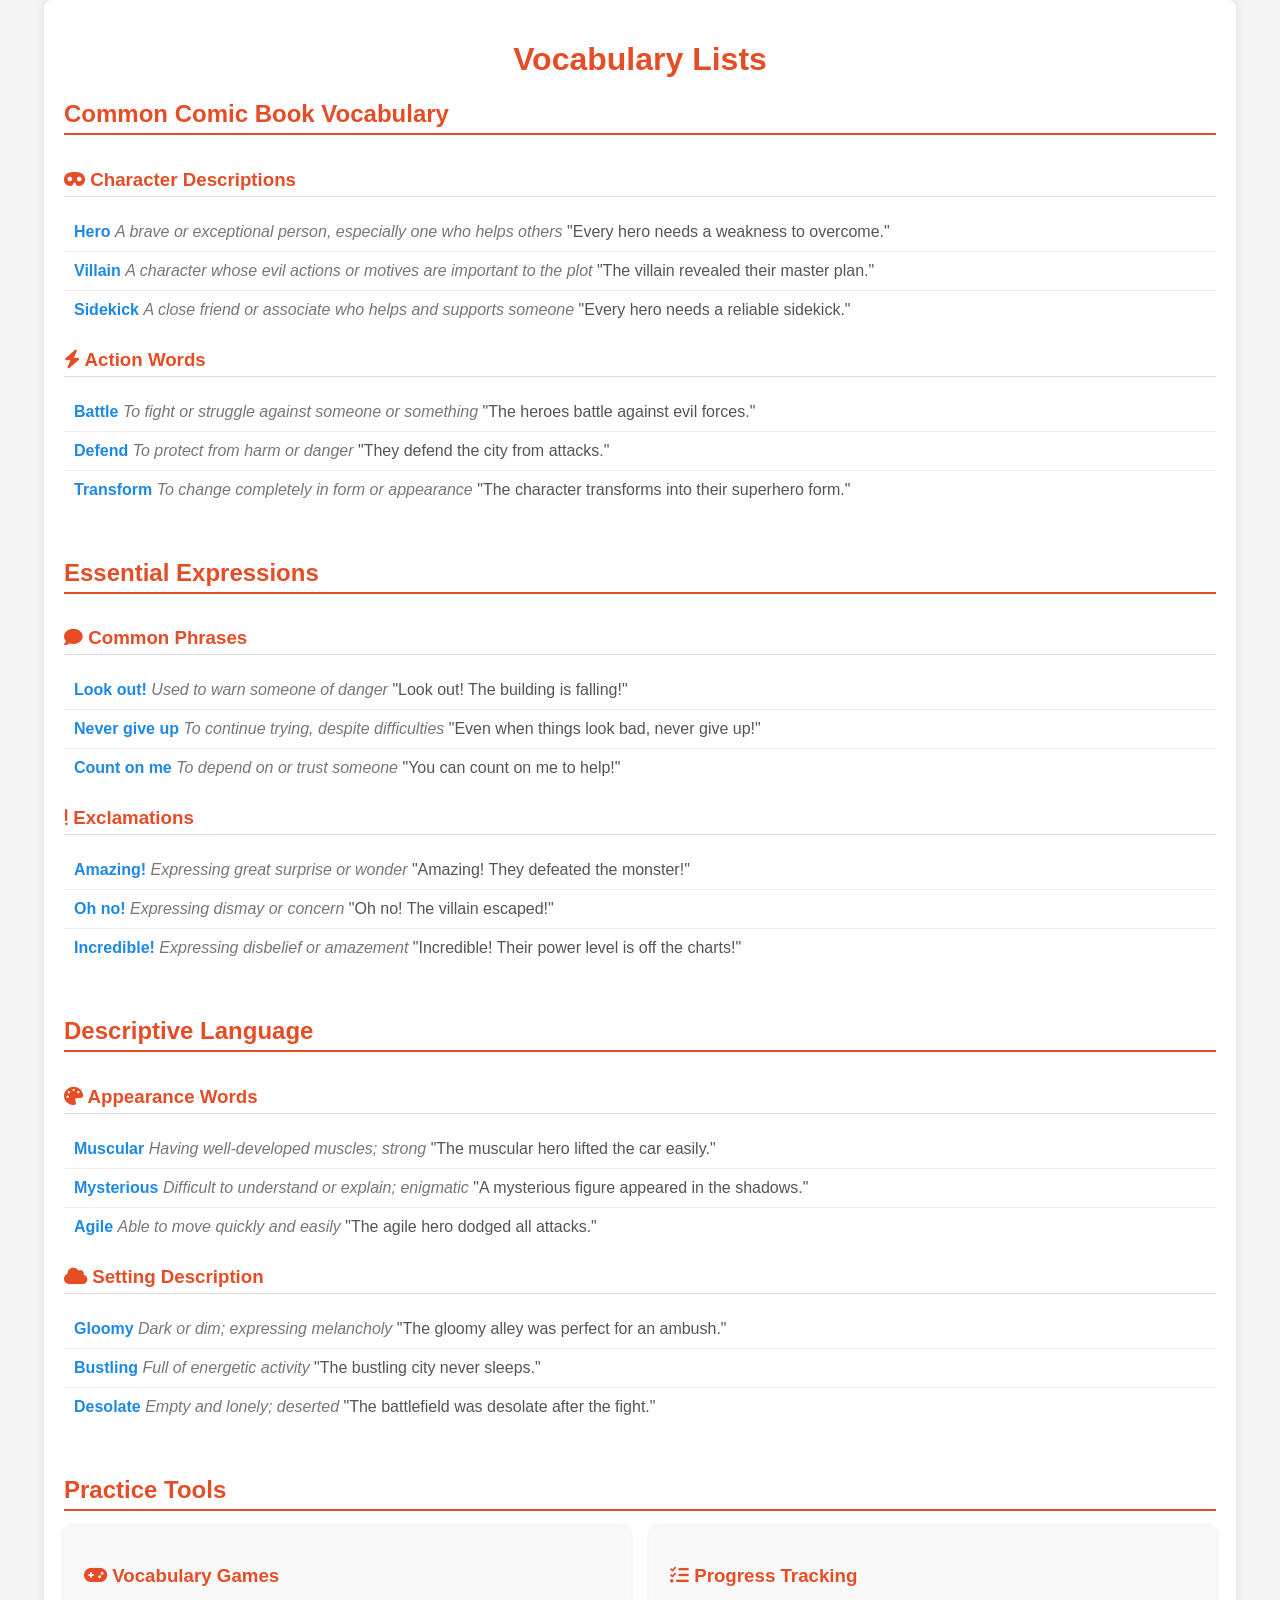
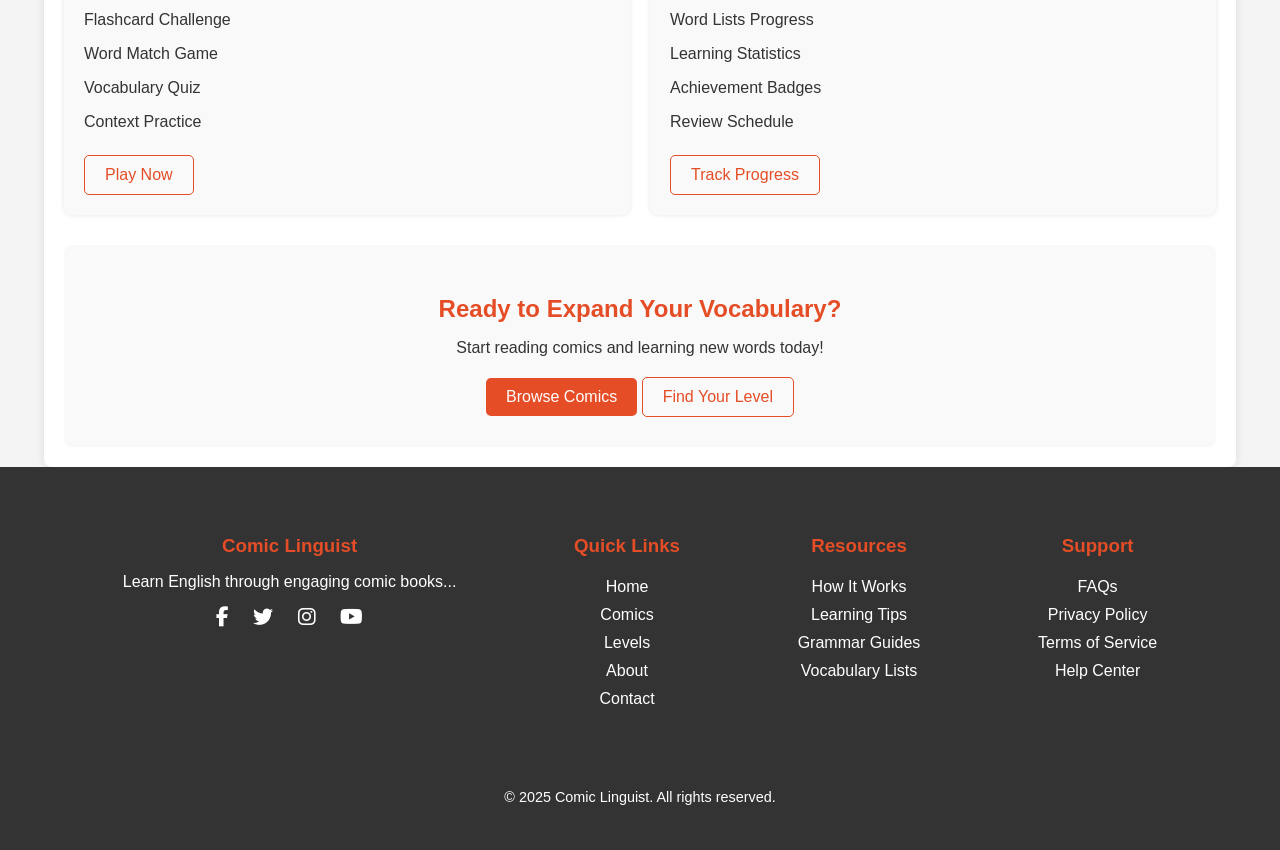
<file: pages/vocabulary-lists.html>
<!DOCTYPE html>
<html lang="en">
<head>
    <meta charset="UTF-8">
    <meta name="viewport" content="width=device-width, initial-scale=1.0">
    <title>Vocabulary Lists - Comic Linguist</title>
    <link rel="stylesheet" href="https://cdnjs.cloudflare.com/ajax/libs/font-awesome/6.4.0/css/all.min.css">
    <style>
        body {
            font-family: Arial, sans-serif;
            margin: 0;
            padding: 0;
            background-color: #f4f4f4;
            color: #333;
        }

        .container {
            width: 90%;
            max-width: 1200px;
            margin: 0 auto;
            padding: 20px;
        }

        .page-content {
            background-color: #fff;
            padding: 20px;
            border-radius: 8px;
            box-shadow: 0 0 10px rgba(0, 0, 0, 0.1);
        }

        h1 {
            text-align: center;
            color: #e44d26;
        }

        .feature-section {
            margin-bottom: 30px;
        }

        .feature-section h2 {
            color: #e44d26;
            border-bottom: 2px solid #e44d26;
            padding-bottom: 5px;
            margin-bottom: 15px;
        }

        .feature-content {
            display: flex;
            flex-wrap: wrap;
            gap: 20px;
        }

        .feature-text {
            flex: 1;
            min-width: 300px;
        }

        .vocab-category {
            margin-bottom: 20px;
        }

        .vocab-category h3 {
            color: #e44d26;
            padding-bottom: 5px;
            border-bottom: 1px solid #ddd;
            margin-bottom: 10px;
        }

        .vocab-list {
            list-style: none;
            padding: 0;
        }

        .vocab-list li {
            padding: 10px;
            border-bottom: 1px solid #eee;
        }

        .vocab-list li:last-child {
            border-bottom: none;
        }

        .word {
            font-weight: bold;
            color: #1e88e5;
        }

        .definition {
            font-style: italic;
            color: #777;
        }

        .example {
            color: #555;
        }

        .tool-box {
            flex: 1;
            min-width: 300px;
            background-color: #f9f9f9;
            padding: 20px;
            border-radius: 8px;
            box-shadow: 0 0 5px rgba(0, 0, 0, 0.1);
        }

        .tool-box h3 {
            color: #e44d26;
            margin-bottom: 15px;
        }

        .tool-box ul {
            list-style: none;
            padding: 0;
        }

        .tool-box li {
            padding: 8px 0;
        }

        .btn {
            display: inline-block;
            padding: 10px 20px;
            text-decoration: none;
            border-radius: 5px;
            transition: background-color 0.3s, color 0.3s;
        }

        .btn-primary {
            background-color: #e44d26;
            color: #fff;
        }

        .btn-outline {
            border: 1px solid #e44d26;
            color: #e44d26;
            background-color: transparent;
        }

        .btn-primary:hover, .btn-outline:hover {
            background-color: #c63e1f;
            color: #fff;
        }

        .cta-section {
            text-align: center;
            padding: 30px 0;
            background-color: #f9f9f9;
            border-radius: 8px;
            margin-top: 30px;
        }

        .cta-section h2 {
            color: #e44d26;
            margin-bottom: 15px;
        }

        .cta-buttons {
            margin-top: 20px;
        }

        footer {
            background-color: #333;
            color: #fff;
            padding: 30px 0;
            text-align: center;
        }

        .footer-container {
            display: flex;
            flex-wrap: wrap;
            justify-content: space-around;
        }

        .footer-col {
            margin-bottom: 20px;
        }

        .footer-col h3 {
            color: #e44d26;
            margin-bottom: 15px;
        }

        .footer-col p {
            margin-bottom: 15px;
        }

        .footer-col ul {
            list-style: none;
            padding: 0;
        }

        .footer-col li {
            padding: 5px 0;
        }

        .footer-col a {
            color: #fff;
            text-decoration: none;
            transition: color 0.3s;
        }

        .footer-col a:hover {
            color: #e44d26;
        }

        .social-links a {
            display: inline-block;
            margin: 0 10px;
            font-size: 20px;
        }

        .copyright {
            margin-top: 20px;
            font-size: 0.9em;
        }

        @media (max-width: 768px) {
            .container {
                width: 95%;
            }

            .feature-content {
                flex-direction: column;
            }

            .footer-container {
                flex-direction: column;
                align-items: center;
            }

            .footer-col {
                text-align: center;
            }
        }
    </style>
</head>
<body>
    <main class="container page-content">
        <h1>Vocabulary Lists</h1>

        <section class="feature-section">
            <h2>Common Comic Book Vocabulary</h2>
            <div class="feature-content">
                <div class="feature-text">
                    <div class="vocab-category">
                        <h3><i class="fas fa-mask"></i> Character Descriptions</h3>
                        <ul class="vocab-list">
                            <li>
                                <span class="word">Hero</span>
                                <span class="definition">A brave or exceptional person, especially one who helps others</span>
                                <span class="example">"Every hero needs a weakness to overcome."</span>
                            </li>
                            <li>
                                <span class="word">Villain</span>
                                <span class="definition">A character whose evil actions or motives are important to the plot</span>
                                <span class="example">"The villain revealed their master plan."</span>
                            </li>
                            <li>
                                <span class="word">Sidekick</span>
                                <span class="definition">A close friend or associate who helps and supports someone</span>
                                <span class="example">"Every hero needs a reliable sidekick."</span>
                            </li>
                        </ul>
                    </div>

                    <div class="vocab-category">
                        <h3><i class="fas fa-bolt"></i> Action Words</h3>
                        <ul class="vocab-list">
                            <li>
                                <span class="word">Battle</span>
                                <span class="definition">To fight or struggle against someone or something</span>
                                <span class="example">"The heroes battle against evil forces."</span>
                            </li>
                            <li>
                                <span class="word">Defend</span>
                                <span class="definition">To protect from harm or danger</span>
                                <span class="example">"They defend the city from attacks."</span>
                            </li>
                            <li>
                                <span class="word">Transform</span>
                                <span class="definition">To change completely in form or appearance</span>
                                <span class="example">"The character transforms into their superhero form."</span>
                            </li>
                        </ul>
                    </div>
                </div>
            </div>
        </section>

        <section class="feature-section">
            <h2>Essential Expressions</h2>
            <div class="feature-content">
                <div class="feature-text">
                    <div class="vocab-category">
                        <h3><i class="fas fa-comment"></i> Common Phrases</h3>
                        <ul class="vocab-list">
                            <li>
                                <span class="word">Look out!</span>
                                <span class="definition">Used to warn someone of danger</span>
                                <span class="example">"Look out! The building is falling!"</span>
                            </li>
                            <li>
                                <span class="word">Never give up</span>
                                <span class="definition">To continue trying, despite difficulties</span>
                                <span class="example">"Even when things look bad, never give up!"</span>
                            </li>
                            <li>
                                <span class="word">Count on me</span>
                                <span class="definition">To depend on or trust someone</span>
                                <span class="example">"You can count on me to help!"</span>
                            </li>
                        </ul>
                    </div>

                    <div class="vocab-category">
                        <h3><i class="fas fa-exclamation"></i> Exclamations</h3>
                        <ul class="vocab-list">
                            <li>
                                <span class="word">Amazing!</span>
                                <span class="definition">Expressing great surprise or wonder</span>
                                <span class="example">"Amazing! They defeated the monster!"</span>
                            </li>
                            <li>
                                <span class="word">Oh no!</span>
                                <span class="definition">Expressing dismay or concern</span>
                                <span class="example">"Oh no! The villain escaped!"</span>
                            </li>
                            <li>
                                <span class="word">Incredible!</span>
                                <span class="definition">Expressing disbelief or amazement</span>
                                <span class="example">"Incredible! Their power level is off the charts!"</span>
                            </li>
                        </ul>
                    </div>
                </div>
            </div>
        </section>

        <section class="feature-section">
            <h2>Descriptive Language</h2>
            <div class="feature-content">
                <div class="feature-text">
                    <div class="vocab-category">
                        <h3><i class="fas fa-palette"></i> Appearance Words</h3>
                        <ul class="vocab-list">
                            <li>
                                <span class="word">Muscular</span>
                                <span class="definition">Having well-developed muscles; strong</span>
                                <span class="example">"The muscular hero lifted the car easily."</span>
                            </li>
                            <li>
                                <span class="word">Mysterious</span>
                                <span class="definition">Difficult to understand or explain; enigmatic</span>
                                <span class="example">"A mysterious figure appeared in the shadows."</span>
                            </li>
                            <li>
                                <span class="word">Agile</span>
                                <span class="definition">Able to move quickly and easily</span>
                                <span class="example">"The agile hero dodged all attacks."</span>
                            </li>
                        </ul>
                    </div>

                    <div class="vocab-category">
                        <h3><i class="fas fa-cloud"></i> Setting Description</h3>
                        <ul class="vocab-list">
                            <li>
                                <span class="word">Gloomy</span>
                                <span class="definition">Dark or dim; expressing melancholy</span>
                                <span class="example">"The gloomy alley was perfect for an ambush."</span>
                            </li>
                            <li>
                                <span class="word">Bustling</span>
                                <span class="definition">Full of energetic activity</span>
                                <span class="example">"The bustling city never sleeps."</span>
                            </li>
                            <li>
                                <span class="word">Desolate</span>
                                <span class="definition">Empty and lonely; deserted</span>
                                <span class="example">"The battlefield was desolate after the fight."</span>
                            </li>
                        </ul>
                    </div>
                </div>
            </div>
        </section>

        <section class="feature-section">
            <h2>Practice Tools</h2>
            <div class="feature-content">
                <div class="tool-box">
                    <h3><i class="fas fa-gamepad"></i> Vocabulary Games</h3>
                    <ul>
                        <li>Flashcard Challenge</li>
                        <li>Word Match Game</li>
                        <li>Vocabulary Quiz</li>
                        <li>Context Practice</li>
                    </ul>
                    <a href="#games" class="btn btn-outline">Play Now</a>
                </div>

                <div class="tool-box">
                    <h3><i class="fas fa-tasks"></i> Progress Tracking</h3>
                    <ul>
                        <li>Word Lists Progress</li>
                        <li>Learning Statistics</li>
                        <li>Achievement Badges</li>
                        <li>Review Schedule</li>
                    </ul>
                    <a href="#progress" class="btn btn-outline">Track Progress</a>
                </div>
            </div>
        </section>

        <div class="cta-section">
            <h2>Ready to Expand Your Vocabulary?</h2>
            <p>Start reading comics and learning new words today!</p>
            <div class="cta-buttons">
                <a href="../index.html#comics" class="btn btn-primary">Browse Comics</a>
                <a href="levels.html" class="btn btn-outline">Find Your Level</a>
            </div>
        </div>
    </main>

    <footer>
        <div class="container footer-container">
            <div class="footer-col">
                <h3>Comic Linguist</h3>
                <p>Learn English through engaging comic books...</p>
                <div class="social-links">
                    <a href="#" aria-label="Facebook"><i class="fab fa-facebook-f"></i></a>
                    <a href="#" aria-label="Twitter"><i class="fab fa-twitter"></i></a>
                    <a href="#" aria-label="Instagram"><i class="fab fa-instagram"></i></a>
                    <a href="#" aria-label="YouTube"><i class="fab fa-youtube"></i></a>
                </div>
            </div>
            <div class="footer-col">
                <h3>Quick Links</h3>
                <ul>
                    <li><a href="../index.html">Home</a></li>
                    <li><a href="../index.html#comics">Comics</a></li>
                    <li><a href="levels.html">Levels</a></li>
                    <li><a href="about.html">About</a></li>
                    <li><a href="contact.html">Contact</a></li>
                </ul>
            </div>
            <div class="footer-col">
                <h3>Resources</h3>
                <ul>
                    <li><a href="how-it-works.html">How It Works</a></li>
                    <li><a href="learning-tips.html">Learning Tips</a></li>
                    <li><a href="grammar-guides.html">Grammar Guides</a></li>
                    <li><a href="vocabulary-lists.html">Vocabulary Lists</a></li>
                </ul>
            </div>
            <div class="footer-col">
                <h3>Support</h3>
                <ul>
                    <li><a href="faq.html">FAQs</a></li>
                    <li><a href="privacy-policy.html">Privacy Policy</a></li>
                    <li><a href="terms-of-service.html">Terms of Service</a></li>
                    <li><a href="help-center.html">Help Center</a></li>
                </ul>
            </div>
        </div>
        <div class="copyright">
            <p>© <span id="copyright-year">2025</span> Comic Linguist. All rights reserved.</p>
        </div>
    </footer>

    <script src="../script.js"></script>
</body>
</html>
</file>
<file: style.css>
/* --- START OF FILE style.css --- */

@import url('https://fonts.googleapis.com/css2?family=Inter:wght@300;400;500;600;700&display=swap');

:root {
    --primary: #4f46e5; /* Slightly different Indigo */
    --secondary: #7c3aed; /* Vibrant Purple */
    --accent: #ec4899; /* Pink */
    --success: #10b981; /* Emerald */
    --warning: #f59e0b; /* Amber */
    --danger: #ef4444; /* Red */

    /* Light Mode Defaults */
    --bg-primary: #f9fafb;     /* Very light gray */
    --bg-secondary: #ffffff;   /* White (for cards, modals) */
    --text-primary: #111827;   /* Very dark gray (near black) */
    --text-secondary: #4b5563; /* Medium Gray */
    --text-muted: #6b7280;    /* Gray */
    --border-color: #e5e7eb;  /* Light border */
    --link-color: var(--primary);

    --shadow-sm: 0 1px 2px 0 rgb(0 0 0 / 0.05);
    --shadow-md: 0 4px 6px -1px rgb(0 0 0 / 0.1), 0 2px 4px -2px rgb(0 0 0 / 0.1);
    --shadow-lg: 0 10px 15px -3px rgb(0 0 0 / 0.1), 0 4px 6px -4px rgb(0 0 0 / 0.1);

    --font-sans: 'Inter', -apple-system, BlinkMacSystemFont, 'Segoe UI', Roboto, Helvetica, Arial, sans-serif, 'Apple Color Emoji', 'Segoe UI Emoji', 'Segoe UI Symbol';
    --border-radius: 8px;
    --transition-speed: 0.2s;
}

.dark-mode {
    --primary: #6366f1; /* Lighter Indigo for dark */
    --secondary: #a78bfa; /* Lighter Purple */
    --accent: #f472b6; /* Lighter Pink */
    --success: #34d399; /* Lighter Emerald */
    --warning: #fbbf24; /* Lighter Amber */
    --danger: #f87171; /* Lighter Red */

    /* Dark Mode Overrides */
    --bg-primary: #111827;     /* Very dark blue-gray */
    --bg-secondary: #1f2937;   /* Dark gray (cards, modals) */
    --text-primary: #f3f4f6;   /* Very light gray (near white) */
    --text-secondary: #d1d5db; /* Light Gray */
    --text-muted: #9ca3af;    /* Medium Gray */
    --border-color: #374151;  /* Darker border */
    --link-color: var(--primary);

    --shadow-sm: 0 1px 2px 0 rgb(255 255 255 / 0.03);
    --shadow-md: 0 4px 6px -1px rgb(255 255 255 / 0.05), 0 2px 4px -2px rgb(255 255 255 / 0.05);
    --shadow-lg: 0 10px 15px -3px rgb(255 255 255 / 0.05), 0 4px 6px -4px rgb(255 255 255 / 0.05);
}

/* --- Base Styles --- */
* {
    margin: 0;
    padding: 0;
    box-sizing: border-box;
}

html {
    scroll-behavior: smooth;
    font-size: 16px; /* Base font size */
}

body {
    font-family: var(--font-sans);
    line-height: 1.7; /* Improved readability */
    color: var(--text-primary);
    background-color: var(--bg-primary);
    transition: background-color var(--transition-speed) ease, color var(--transition-speed) ease;
    -webkit-font-smoothing: antialiased;
    -moz-osx-font-smoothing: grayscale;
}

.container {
    width: 100%;
    max-width: 1280px; /* Slightly wider max */
    margin: 0 auto;
    padding: 0 1.5rem; /* More horizontal padding */
}

.sr-only { /* Unchanged */
    position: absolute; width: 1px; height: 1px; padding: 0; margin: -1px; overflow: hidden; clip: rect(0, 0, 0, 0); white-space: nowrap; border-width: 0;
}

/* --- Header --- */
header {
    background-color: var(--primary);
    color: white;
    padding: 1rem 0;
    box-shadow: var(--shadow-md);
    position: sticky;
    top: 0;
    z-index: 100;
    transition: background-color var(--transition-speed) ease;
}
.header-container { display: flex; justify-content: space-between; align-items: center; }
.logo { display: flex; align-items: center; gap: 0.6rem; font-size: 1.6rem; font-weight: 700; color: white; text-decoration: none; }
.logo i { font-size: 1.9rem; }

nav ul { display: flex; list-style: none; gap: 1rem; margin: 0; padding: 0; } /* Reduced gap slightly */
nav a {
    color: white;
    text-decoration: none;
    padding: 0.5rem 0.8rem; /* Adjusted padding */
    border-radius: var(--border-radius);
    transition: background-color var(--transition-speed) ease, color var(--transition-speed) ease;
    font-weight: 500;
}
nav a:hover, nav a.active { background-color: rgba(255, 255, 255, 0.15); }

.nav-actions { display: flex; align-items: center; gap: 1rem; }
.search-bar { position: relative; display: flex; align-items: center; }
.search-bar input {
    padding: 0.5rem 1rem 0.5rem 2.5rem;
    border: 1px solid transparent; /* Add border for focus */
    border-radius: 50px;
    background: rgba(255, 255, 255, 0.1);
    color: white;
    width: 220px;
    transition: all var(--transition-speed) ease;
    font-size: 0.9rem;
}
.search-bar input::placeholder { color: rgba(255, 255, 255, 0.6); }
.search-bar input:focus {
    outline: none;
    width: 280px;
    background: rgba(255, 255, 255, 0.2);
    border-color: rgba(255, 255, 255, 0.3);
    box-shadow: 0 0 0 2px rgba(255, 255, 255, 0.2); /* Focus ring */
}
.search-bar i { position: absolute; left: 0.9rem; color: rgba(255, 255, 255, 0.6); pointer-events: none; }

.theme-toggle {
    background: none;
    border: none;
    color: white;
    cursor: pointer;
    font-size: 1.3rem; /* Slightly larger */
    transition: transform var(--transition-speed) ease;
    padding: 0.4rem;
}
.theme-toggle:hover { transform: scale(1.1) rotate(10deg); }
.mobile-menu-btn { display: none; background: none; border: none; color: white; font-size: 1.6rem; cursor: pointer; padding: 0.4rem; }

.profile-link,
.login-link {
    color: white;
    text-decoration: none;
    font-size: 1.2rem;
    transition: opacity var(--transition-speed) ease;
    display: flex;
    align-items: center;
    justify-content: center;
    width: 35px;
    height: 35px;
    border-radius: 50%;
    background: rgba(255, 255, 255, 0.1);
}

.profile-link:hover,
.login-link:hover {
    opacity: 0.8;
    background: rgba(255, 255, 255, 0.2);
}

/* --- Hero Section --- */
.hero {
    background: linear-gradient(135deg, var(--primary), var(--secondary));
    color: white;
    padding: 5rem 1.5rem; /* More padding */
    text-align: center;
    border-bottom-left-radius: 20px; /* Subtle curve */
    border-bottom-right-radius: 20px;
}
.hero h1 { font-size: 2.8rem; margin-bottom: 1rem; font-weight: 700; text-shadow: 1px 1px 3px rgba(0,0,0,0.1); }
.hero p { font-size: 1.25rem; max-width: 750px; margin: 0 auto 2.5rem; opacity: 0.95; line-height: 1.8; }
.hero-buttons { display: flex; justify-content: center; flex-wrap: wrap; gap: 1.2rem; margin-top: 2rem; }

/* --- Buttons --- */
.btn {
    display: inline-block;
    padding: 0.8rem 1.8rem; /* Adjusted padding */
    border-radius: 50px;
    text-decoration: none;
    transition: all var(--transition-speed) ease;
    font-weight: 600;
    cursor: pointer;
    border: 2px solid transparent; /* Prepare for outline/focus */
    font-size: 1rem;
}
.btn:focus-visible { /* Accessibility focus */
    outline: none;
    box-shadow: 0 0 0 3px var(--primary);
    opacity: 0.8;
}
.dark-mode .btn:focus-visible { box-shadow: 0 0 0 3px var(--primary); opacity: 0.8; }

.btn-primary { background-color: rgb(0, 0, 0); color: var(--primary); }

.btn-outline { background: transparent; color: rgb(0, 0, 0); border-color: rgb(0, 0, 0); }

/* --- Section Title --- */
.section-title {
    text-align: center;
    margin: 4rem 0 2.5rem; /* More vertical margin */
    font-size: 2.2rem;
    font-weight: 700;
    color: var(--text-primary);
}

/* --- Comic Cards --- */
.comics-container {
    display: grid;
    grid-template-columns: repeat(auto-fill, minmax(260px, 1fr)); /* Slightly larger min */
    gap: 2.5rem; /* Increased gap */
    padding: 1rem 0 4rem;
}
.comic-card {
    background-color: var(--bg-secondary);
    color: var(--text-primary); /* Set text color explicitly */
    border-radius: var(--border-radius);
    overflow: hidden;
    box-shadow: var(--shadow-md);
    transition: transform var(--transition-speed) ease, box-shadow var(--transition-speed) ease, border-color var(--transition-speed) ease;
    position: relative;
    opacity: 0; /* For fade-in */
    transform: translateY(30px); /* For fade-in */
    display: flex;
    flex-direction: column;
    border: 1px solid var(--border-color); /* Subtle border */
}
.comic-card.is-visible { opacity: 1; transform: translateY(0); }
.comic-card.hidden { display: none; }

.comic-card.locked::before {
    content: '\f023';
    font-family: 'Font Awesome 6 Free';
    font-weight: 900;
    position: absolute;
    top: 1rem;
    right: 1rem;
    background: rgba(0, 0, 0, 0.7);
    color: white;
    padding: 0.5rem;
    border-radius: 50%;
    z-index: 1;
}

.comic-card:hover {
    transform: translateY(-8px);
    box-shadow: var(--shadow-lg);
}

.comic-image {
    width: 100%;
    height: 320px; /* Adjusted height */
    object-fit: cover;
    display: block;
    background-color: var(--border-color); /* Placeholder bg */
    flex-shrink: 0;
    border-bottom: 1px solid var(--border-color);
}

.comic-info { padding: 1.5rem; display: flex; flex-direction: column; flex-grow: 1; }
.comic-info > div:first-child { flex-grow: 1; } /* Pushes actions down */
.comic-title {
    font-size: 1.25rem;
    margin-bottom: 0.6rem;
    font-weight: 600;
    color: var(--text-primary); /* Ensure override */
}

.comic-level {
    display: inline-block;
    padding: 0.3rem 0.8rem;
    border-radius: 50px;
    font-size: 0.75rem; /* Slightly smaller */
    font-weight: 600;
    margin-bottom: 1rem;
    border: 1px solid transparent; /* Base border */
}
/* Updated level colors for better contrast */
.beginner { background-color: #dcfce7; color: #166534; border-color: #bbf7d0; }
.intermediate { background-color: #dbeafe; color: #1d4ed8; border-color: #bfdbfe; }
.advanced { background-color: #fee2e2; color: #b91c1c; border-color: #fecaca; }
.dark-mode .beginner { background-color: #14532d33; color: #86efac; border-color: #22c55e33; }
.dark-mode .intermediate { background-color: #1e40af33; color: #93c5fd; border-color: #3b82f633; }
.dark-mode .advanced { background-color: #991b1b33; color: #fca5a5; border-color: #ef444433; }

.comic-description {
    color: var(--text-secondary);
    margin-bottom: 1.5rem;
    display: -webkit-box;
    -webkit-line-clamp: 3;
    line-clamp: 3;
    -webkit-box-orient: vertical;
    overflow: hidden;
    min-height: calc(1.7 * 3 * 1em); /* Based on line-height */
    font-size: 0.95rem;
}

.comic-actions {
    margin-top: auto;
    display: flex;
    justify-content: space-between;
    align-items: center;
    padding-top: 1rem;
    border-top: 1px solid var(--border-color); /* Separator */
}
.comic-link { /* "Read Online" button */
    display: inline-block;
    padding: 0.6rem 1.2rem; /* Adjusted size */
    border-radius: 50px;
    background-color: var(--primary);
    color: white;
    text-decoration: none;
    font-weight: 500; /* Adjusted weight */
    font-size: 0.9rem;
    transition: all var(--transition-speed) ease;
    border: 1px solid transparent;
}
.comic-link:hover {
    background-color: var(--secondary);
    transform: translateY(-2px);
    box-shadow: var(--shadow-md);
}
.comic-link:disabled { /* Style disabled state */
    background-color: var(--text-muted);
    cursor: not-allowed;
    opacity: 0.7;
}
.dark-mode .comic-link:disabled { background-color: var(--border-color); color: var(--text-muted); }

.vocab-assistant-btn { /* "V" button */
    width: 40px;
    height: 40px;
    border-radius: 50%;
    background-color: var(--accent);
    color: white;
    display: flex;
    align-items: center;
    justify-content: center;
    cursor: pointer;
    border: none;
    box-shadow: var(--shadow-sm);
    transition: all var(--transition-speed) ease;
    z-index: 5;
    flex-shrink: 0;
    margin-left: 10px;
    font-size: 1.1rem; /* Make 'V' slightly larger */
    font-weight: 600;
}
.vocab-assistant-btn:hover {
    transform: scale(1.1) rotate(5deg);
    box-shadow: var(--shadow-md);
}
.dark-mode .vocab-assistant-btn { /* Ensure visibility */
    box-shadow: 0 2px 5px rgba(255, 255, 255, 0.1);
}

/* --- Vocabulary Modal --- */
.vocab-modal {
    position: fixed;
    top: 0;
    left: 0;
    width: 100%;
    height: 100%;
    background: rgba(17, 24, 39, 0.8); /* Darker overlay using dark bg color */
    display: flex;
    align-items: center;
    justify-content: center;
    z-index: 2500;
    opacity: 0;
    visibility: hidden;
    transition: opacity var(--transition-speed) ease, visibility 0s linear var(--transition-speed);
}
.vocab-modal.active { opacity: 1; visibility: visible; transition-delay: 0s; }

.vocab-content {
    background: var(--bg-secondary);
    color: var(--text-primary);
    border-radius: var(--border-radius);
    width: 90%;
    max-width: 650px; /* Wider */
    max-height: 85vh;
    overflow-y: auto;
    padding: 2rem 2.5rem; /* More padding */
    position: relative;
    transform: scale(0.95) translateY(10px);
    transition: transform var(--transition-speed) ease;
    box-shadow: var(--shadow-lg);
    border: 1px solid var(--border-color);
}
.vocab-modal.active .vocab-content { transform: scale(1) translateY(0); }

.vocab-close {
    position: absolute;
    top: 1rem;
    right: 1rem;
    background: none;
    border: none;
    font-size: 1.8rem; /* Larger close icon */
    cursor: pointer;
    color: var(--text-muted);
    padding: 0.3rem;
    line-height: 1;
    transition: color var(--transition-speed) ease, transform var(--transition-speed) ease;
}
.vocab-close:hover { color: var(--danger); transform: rotate(90deg); }

.vocab-title {
    font-size: 1.7rem;
    margin-bottom: 2rem; /* More space */
    color: var(--text-primary);
    font-weight: 600;
    text-align: center;
    border-bottom: 1px solid var(--border-color);
    padding-bottom: 1rem;
}
.vocab-list { list-style: none; padding: 0; margin: 0; }
.vocab-item {
    margin-bottom: 1.8rem; /* Increased spacing */
    padding-bottom: 1.8rem;
    border-bottom: 1px solid var(--border-color);
}
.vocab-item:last-child { border-bottom: none; margin-bottom: 0; padding-bottom: 0; }

.vocab-word-container { display: flex; align-items: center; margin-bottom: 0.6rem; flex-wrap: wrap; gap: 0.5rem; }
.vocab-word {
    font-size: 1.3rem; /* Larger word */
    font-weight: 600;
    color: var(--primary);
}
.pronunciation {
    color: var(--text-secondary);
    font-size: 0.95rem;
    font-style: italic;
}

.play-audio-btn {
    background: none;
    border: none;
    color: var(--primary);
    cursor: pointer;
    font-size: 1.2em; /* Adjusted size */
    padding: 0 0.3em;
    vertical-align: middle;
    transition: color 0.2s, transform 0.2s;
}
.play-audio-btn:hover { color: var(--secondary); transform: scale(1.15); }
.play-audio-btn.playing i { color: var(--accent); animation: pulse 0.6s infinite alternate; }
.dark-mode .play-audio-btn { color: var(--accent); }
.dark-mode .play-audio-btn:hover { color: var(--text-primary); }
.dark-mode .play-audio-btn.playing i { color: var(--text-primary); }
@keyframes pulse { 0% { transform: scale(1); } 100% { transform: scale(1.15); } }

.vocab-definition { margin-bottom: 0.8rem; color: var(--text-primary); font-size: 1.05rem; line-height: 1.8;}
.vocab-example {
    font-style: italic;
    color: var(--text-muted);
    padding-left: 1rem;
    border-left: 3px solid var(--border-color);
    font-size: 0.95rem;
}

/* --- Image Viewer Modal --- */
.image-viewer-modal { /* Unchanged much, uses vars */
    position: fixed; top: 0; left: 0; width: 100%; height: 100%; background: rgba(17, 24, 39, 0.9); display: flex; align-items: center; justify-content: center; z-index: 2000; opacity: 0; visibility: hidden; transition: opacity 0.3s ease, visibility 0s linear 0.3s;
}
.image-viewer-modal.active { opacity: 1; visibility: visible; transition: opacity 0.3s ease; }

.viewer-container { /* Unchanged much, uses vars */
    width: 95%; height: 95vh; max-width: 1400px; background: var(--bg-secondary); position: relative; display: flex; flex-direction: column; border-radius: var(--border-radius); overflow: hidden; box-shadow: var(--shadow-lg); border: 1px solid var(--border-color);
}

.viewer-header { /* Unchanged much, uses vars */
    display: flex; justify-content: space-between; align-items: center; padding: 0.8rem 1.5rem; background: var(--primary); color: white; flex-shrink: 0;
}
.viewer-title { font-size: 1.2rem; font-weight: 600; white-space: nowrap; overflow: hidden; text-overflow: ellipsis; margin-right: 1rem; }
.viewer-controls { display: flex; align-items: center; gap: 0.8rem; flex-wrap: nowrap; }
.viewer-control-btn { background: none; border: none; color: white; cursor: pointer; font-size: 1.3rem; padding: 0.4rem; line-height: 1; transition: color var(--transition-speed) ease; }
.viewer-control-btn:disabled { opacity: 0.5; cursor: not-allowed; }
.viewer-control-btn:hover:not(:disabled) { color: #e0e0e0; }
#imagePageInfo { font-size: 0.9rem; margin: 0 0.5rem; white-space: nowrap; }

.viewer-content { /* Unchanged much, uses vars */
    flex: 1; overflow: auto; background-color: var(--bg-primary); padding: 0; position: relative; display: flex; justify-content: center; align-items: center;
}
.image-wrapper { position: relative; display: inline-block; transform-origin: 0 0; transition: transform 0.2s ease-out; }
#comicImageViewer { display: block; max-width: 100%; max-height: 100%; object-fit: contain; cursor: grab; background-color: white; } /* White bg for transparent parts */
.dark-mode #comicImageViewer { background-color: var(--bg-secondary); }
#comicImageViewer:active { cursor: grabbing; }

.viewer-content .loader-inline { /* Unchanged much, uses vars */
    position: absolute; top: 0; left: 0; width: 100%; height: 100%; background: var(--bg-secondary-translucent, rgba(255, 255, 255, 0.8)); display: flex; align-items: center; justify-content: center; z-index: 5; opacity: 0; visibility: hidden; transition: opacity 0.3s ease, visibility 0s linear 0.3s;
}
.dark-mode .viewer-content .loader-inline { background: var(--bg-primary-translucent, rgba(17, 24, 39, 0.8)); }
.viewer-content .loader-inline.active { opacity: 1; visibility: visible; transition: opacity 0.3s ease; }
.viewer-content .loader-inline .spinner { width: 40px; height: 40px; }

.viewer-close { /* Use modal close style */
    position: absolute; top: 0.8rem; right: 1rem; background: none; border: none; font-size: 1.8rem; cursor: pointer; color: rgba(255, 255, 255, 0.8); z-index: 10; padding: 0.3rem; line-height: 1; transition: color var(--transition-speed) ease, transform var(--transition-speed) ease;
}
.viewer-close:hover { color: var(--danger); transform: rotate(90deg); }

#image-load-error { /* Unchanged */
    color: var(--danger); padding: 2rem; display: none; position: absolute; top: 50%; left: 50%; transform: translate(-50%, -50%); background: var(--bg-secondary); border-radius: var(--border-radius); border: 1px solid var(--danger);
}

/* --- Spinner --- */
.spinner { /* Unchanged */
    width: 50px; height: 50px; border: 5px solid var(--border-color); border-top-color: var(--primary); border-radius: 50%; animation: spin 1s linear infinite;
}
@keyframes spin { to { transform: rotate(360deg); } }

/* --- Comic List Pagination --- */
.pagination-container {
    display: flex;
    justify-content: center;
    align-items: center;
    margin-top: 3rem; /* More space */
    padding: 1.5rem 0;
    flex-wrap: wrap;
    gap: 0.5rem; /* Adjusted gap */
}
.pagination-container button,
.pagination-container span {
    padding: 0.6rem 1rem; /* Adjusted padding */
    border: 1px solid var(--border-color);
    background-color: var(--bg-secondary);
    color: var(--link-color);
    border-radius: var(--border-radius);
    cursor: pointer;
    transition: background-color var(--transition-speed) ease, color var(--transition-speed) ease, border-color var(--transition-speed) ease, box-shadow var(--transition-speed) ease;
    font-size: 0.9rem;
    font-weight: 500;
    line-height: 1; /* Ensure consistent height */
}
.pagination-container button:hover:not(:disabled) {
    background-color: var(--primary);
    color: white;
    border-color: var(--primary);
    box-shadow: var(--shadow-sm);
}
.pagination-container button:disabled {
    color: var(--text-muted);
    background-color: var(--bg-primary); /* Subtle disabled bg */
    cursor: not-allowed;
    opacity: 0.7;
}
.pagination-container span.active-page {
    background-color: var(--primary);
    color: white;
    border-color: var(--primary);
    font-weight: 600;
    cursor: default;
    box-shadow: var(--shadow-sm);
}
.pagination-container span.ellipsis { /* Unchanged */
    border: none; background: none; padding: 8px 0; cursor: default; color: var(--text-muted);
}

/* --- Footer --- */
footer {
    background-color: var(--text-primary); /* Use text color for dark bg */
    color: var(--text-muted);
    padding: 4rem 1.5rem 2rem; /* Adjusted padding */
    margin-top: 4rem; /* More space */
    border-top: 4px solid var(--primary); /* Accent top border */
}
.dark-mode footer { background-color: var(--bg-primary); border-top-color: var(--primary); } /* Adjust footer bg in dark mode */

.footer-container {
    display: grid;
    grid-template-columns: repeat(auto-fit, minmax(220px, 1fr)); /* Adjusted minmax */
    gap: 2.5rem;
}
.footer-col h3 {
    color: var(--bg-secondary); /* Use bg color for light text */
    margin-bottom: 1.5rem;
    font-size: 1.1rem; /* Adjusted size */
    font-weight: 600;
}
.dark-mode .footer-col h3 { color: var(--text-primary); }
.footer-col ul { list-style: none; padding: 0; }
.footer-col li { margin-bottom: 0.8rem; }
.footer-col a {
    color: var(--text-muted);
    text-decoration: none;
    transition: color var(--transition-speed) ease;
}
.footer-col a:hover { color: var(--bg-secondary); } /* Use bg color for light text */
.dark-mode .footer-col a:hover { color: var(--text-primary); }

.social-links { display: flex; gap: 1rem; margin-top: 1rem; }
.social-links a {
    width: 40px;
    height: 40px;
    border-radius: 50%;
    background-color: rgba(255, 255, 255, 0.05); /* More subtle */
    color: var(--text-muted);
    display: flex;
    align-items: center;
    justify-content: center;
    transition: all var(--transition-speed) ease;
    font-size: 1.1rem;
}
.dark-mode .social-links a { background-color: rgba(0, 0, 0, 0.1); }
.social-links a:hover {
    background-color: var(--primary);
    color: white;
    transform: translateY(-3px);
}
.copyright {
    text-align: center;
    padding-top: 3rem; /* More space */
    margin-top: 3rem;
    border-top: 1px solid var(--border-color);
    color: var(--text-muted);
    font-size: 0.9rem;
}
.dark-mode .copyright { border-top-color: var(--border-color); }


/* --- Media Queries --- */
@media (max-width: 768px) { /* Tablet and Mobile */
    html { font-size: 15px; } /* Adjust base */
    .container { padding: 0 1rem; }
    .header-container { flex-wrap: wrap; }
    nav { /* Mobile Nav Styling */
        position: fixed; top: 0; left: -100%; width: 85%; max-width: 320px; height: 100vh;
        background-color: var(--bg-secondary); /* Use theme bg */
        color: var(--text-primary); /* Use theme text */
        z-index: 200; transition: left 0.35s ease-in-out; padding: 6rem 2rem 2rem;
        box-shadow: 5px 0 20px rgba(0,0,0,0.1); border-right: 1px solid var(--border-color);
    }
    nav.active { left: 0; }
    nav ul { flex-direction: column; gap: 1rem; }
    nav a {
        display: block; padding: 1rem; font-size: 1.1rem; font-weight: 500;
        color: var(--text-primary); /* Theme color */
        border-radius: var(--border-radius);
    }
    nav a:hover, nav a.active { background-color: var(--border-color); } /* Theme hover */
    .dark-mode nav { background-color: var(--bg-secondary); border-right-color: var(--border-color); }
    .dark-mode nav a { color: var(--text-primary); }
    .dark-mode nav a:hover, .dark-mode nav a.active { background-color: var(--border-color); }

    .nav-actions { order: 3; width: 100%; justify-content: flex-end; margin-top: 1rem; padding: 0 1rem; }
    .search-bar { flex-grow: 1; margin-right: 0.5rem; }
    .search-bar input { width: 100%; background: var(--bg-primary); color: var(--text-primary); border: 1px solid var(--border-color); }
    .search-bar input::placeholder { color: var(--text-muted); }
    .search-bar i { color: var(--text-muted); }
    .search-bar input:focus { width: 100%; background: var(--bg-secondary); box-shadow: none; border-color: var(--primary); }
    .theme-toggle { color: var(--text-primary); } /* Theme color */

    .mobile-menu-btn { display: block; order: 2; margin-left: auto; z-index: 300; color: white; /* Keep white in header */ }
    header.nav-open .mobile-menu-btn { color: var(--text-primary); /* Change color when nav open */ }

    .logo { order: 1; }
    .hero h1 { font-size: 2.2rem; } .hero p { font-size: 1.1rem; }
    .hero-buttons { flex-direction: column; align-items: center; gap: 1rem; }
    .btn { width: 90%; max-width: 350px; text-align: center; }
    .footer-container { grid-template-columns: 1fr; text-align: center; }
    .footer-col .social-links { justify-content: center; }

    /* Image viewer adjustments from previous CSS */
    .image-viewer-modal { align-items: flex-start; background: var(--bg-primary); }
    .viewer-container { width: 100%; height: 100%; border-radius: 0; box-shadow: none; top: 0; max-width: none; border: none; }
    .viewer-header { border-radius: 0; padding: 0.6rem 1rem; }
    .viewer-title { font-size: 1rem; } .viewer-controls { gap: 0.5rem; }
    .viewer-control-btn { font-size: 1.1rem; padding: 0.3rem; }
    #imagePageInfo { font-size: 0.85rem; margin: 0 0.4rem; }
    .viewer-close { top: 0.6rem; right: 0.8rem; font-size: 1.5rem; color: white; /* Keep white */ }
    .viewer-content { padding: 0; } .image-wrapper { padding: 0; }

    .subscription-content {
        width: 95%;
        padding: 1.5rem;
    }

    .subscription-options {
        grid-template-columns: 1fr;
    }

    .subscription-plans {
        grid-template-columns: 1fr;
    }

    .profile-link,
    .login-link {
        width: 32px;
        height: 32px;
        font-size: 1.1rem;
    }
}

@media (max-width: 480px) { /* Small Mobile */
    .comics-container { gap: 1.5rem; }
    .comic-info { padding: 1rem; }
    .comic-title { font-size: 1.1rem; }
    .comic-description { font-size: 0.9rem; }
    .comic-link { padding: 0.5rem 1rem; font-size: 0.85rem; }
    .vocab-assistant-btn { width: 35px; height: 35px; font-size: 1rem; }

    /* Image viewer adjustments from previous CSS */
    .viewer-controls { gap: 0.3rem; flex-wrap: wrap; justify-content: center; margin-top: 0.5rem; }
    .viewer-control-btn { font-size: 1rem; }
    .viewer-header { flex-direction: column; align-items: center; padding-bottom: 0.5rem; }
    .viewer-title { max-width: 95%; margin-right: 0; margin-bottom: 0.5rem; text-align: center; }
    .image-wrapper { padding: 0; }

    .pagination-container { gap: 0.3rem; }
    .pagination-container button, .pagination-container span { padding: 0.5rem 0.8rem; font-size: 0.85rem; }
}

/* --- Subscription Modal --- */
.subscription-modal {
    position: fixed;
    top: 0;
    left: 0;
    width: 100%;
    height: 100%;
    background: rgba(17, 24, 39, 0.8);
    display: flex;
    align-items: center;
    justify-content: center;
    z-index: 2500;
    opacity: 0;
    visibility: hidden;
    transition: opacity 0.3s ease, visibility 0s linear 0.3s;
}

.subscription-modal.active {
    opacity: 1;
    visibility: visible;
    transition: opacity 0.3s ease;
}

.subscription-content {
    width: 90%;
    max-width: 800px;
    background: var(--bg-secondary);
    border-radius: var(--border-radius);
    position: relative;
    padding: 2rem;
    box-shadow: var(--shadow-lg);
}

.subscription-close {
    position: absolute;
    top: 1rem;
    right: 1rem;
    background: none;
    border: none;
    font-size: 1.5rem;
    color: var(--text-muted);
    cursor: pointer;
    transition: color var(--transition-speed) ease;
}

.subscription-close:hover {
    color: var(--danger);
}

.subscription-title {
    font-size: 1.5rem;
    color: var(--text-primary);
    margin-bottom: 1.5rem;
    text-align: center;
}

.subscription-options {
    display: grid;
    grid-template-columns: repeat(auto-fit, minmax(250px, 1fr));
    gap: 2rem;
}

.login-section, .guest-section {
    padding: 1.5rem;
    background: var(--bg-primary);
    border-radius: var(--border-radius);
    border: 1px solid var(--border-color);
}

.form-group {
    margin-bottom: 1rem;
}

.form-group label {
    display: block;
    margin-bottom: 0.5rem;
    color: var(--text-primary);
}

.form-group input {
    width: 100%;
    padding: 0.5rem;
    border: 1px solid var(--border-color);
    border-radius: var(--border-radius);
    background: var(--bg-secondary);
    color: var(--text-primary);
}

.subscription-plans {
    display: grid;
    grid-template-columns: repeat(auto-fit, minmax(150px, 1fr));
    gap: 1rem;
    margin-top: 1rem;
}

.plan {
    text-align: center;
    padding: 1rem;
    border: 1px solid var(--border-color);
    border-radius: var(--border-radius);
    background: var(--bg-primary);
}

.plan h4 {
    color: var(--text-primary);
    margin-bottom: 0.5rem;
}

.plan p {
    font-size: 1.25rem;
    color: var(--primary);
    font-weight: 600;
    margin-bottom: 1rem;
}
</file>
